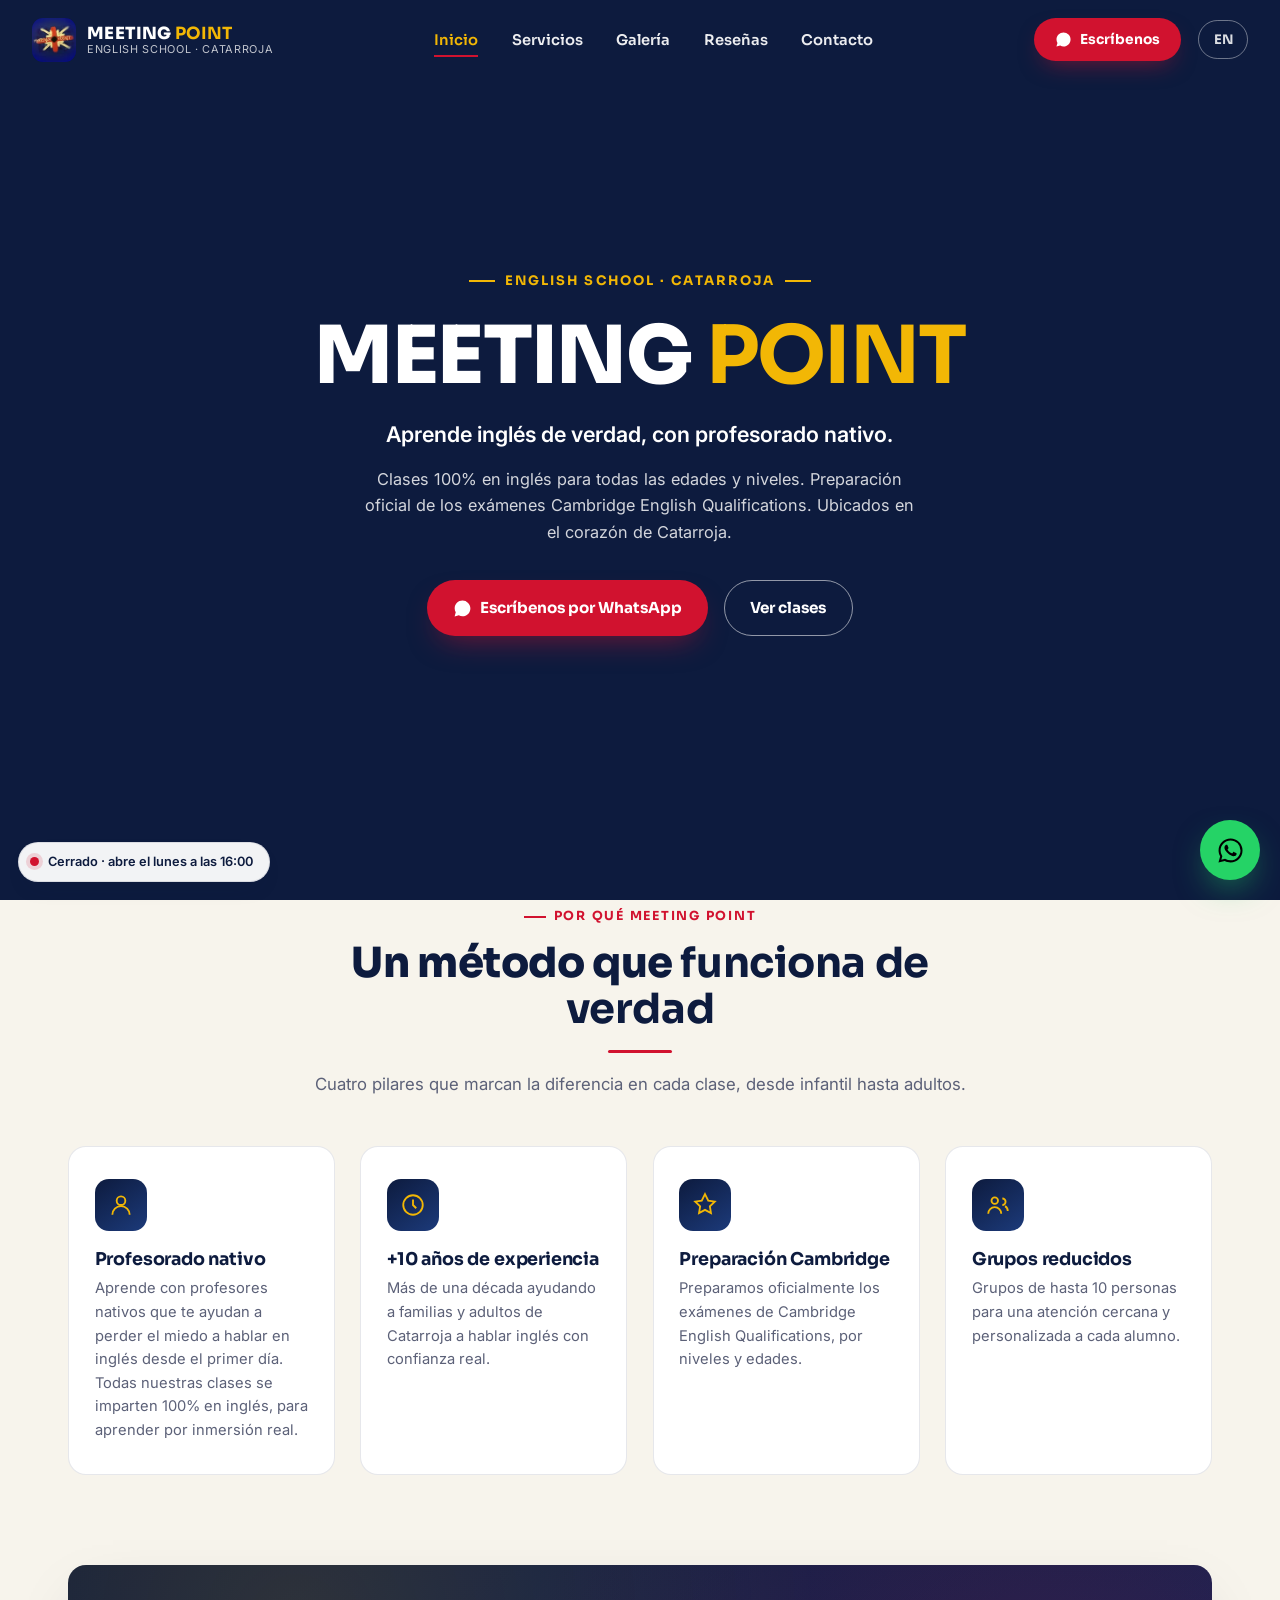
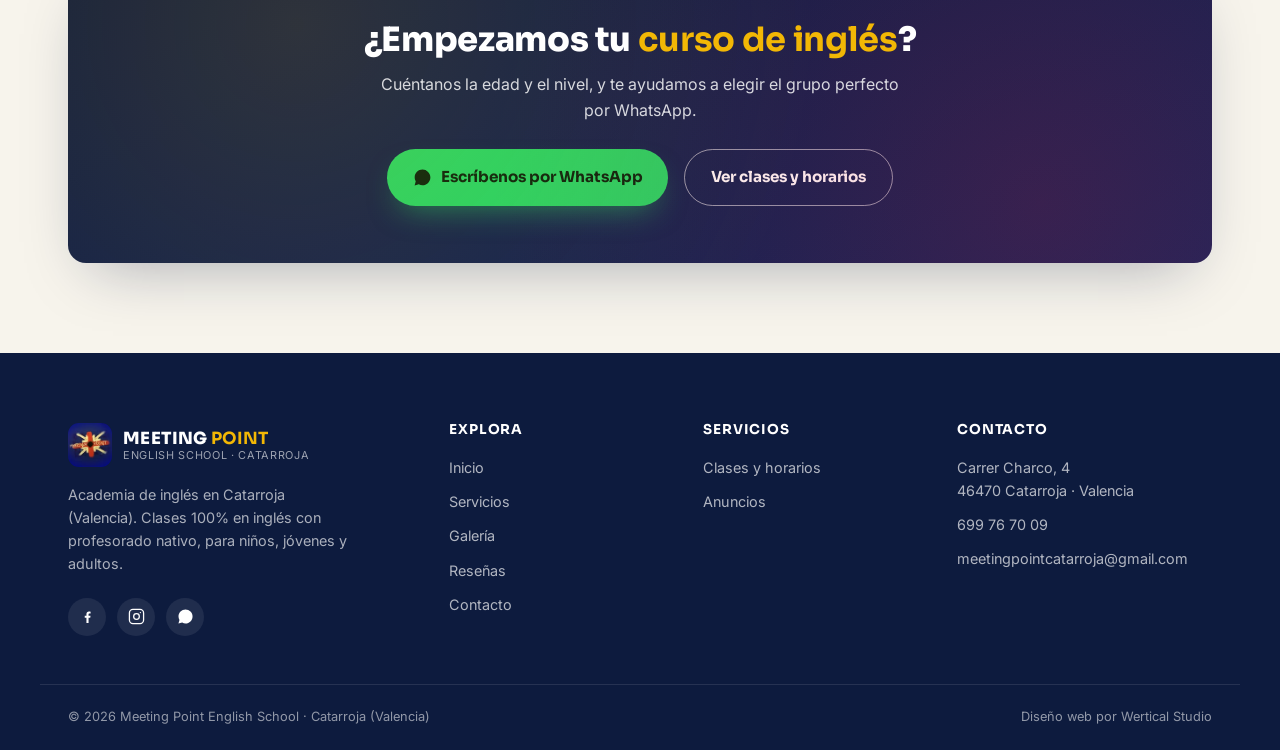
<file: index.html>
<!DOCTYPE html>
<html lang="es">
<head>
<meta charset="UTF-8" />
<meta name="viewport" content="width=device-width, initial-scale=1.0" />
<title>Meeting Point English School — Academia de Inglés en Catarroja</title>
<meta name="description" content="Meeting Point English School, academia de inglés en Catarroja (Valencia). Clases 100% en inglés con profesorado nativo para niños, jóvenes y adultos. Preparación oficial Cambridge English Qualifications." />
<link rel="icon" href="assets/logo.jpg" type="image/jpeg" />
<link rel="apple-touch-icon" href="assets/logo.jpg" />
<link rel="preconnect" href="https://fonts.googleapis.com" />
<link rel="preconnect" href="https://fonts.gstatic.com" crossorigin />
<link href="https://fonts.googleapis.com/css2?family=Sora:wght@400;600;700;800&family=Inter:wght@400;500;600;700&display=swap" rel="stylesheet" />
<link rel="stylesheet" href="assets/styles.css" />
<script src="assets/app.js" defer></script>
</head>
<body data-page="home">

<!-- ===== NAV ===== -->
<nav id="nav">
  <a href="index.html" class="brand" aria-label="Meeting Point English School — Inicio">
    <img src="assets/logo.jpg" alt="Logo de Meeting Point English School" width="44" height="44" />
    <span class="brand-txt">
      <span class="brand-mark">MEETING <b>POINT</b></span>
      <span class="brand-sub">English School · Catarroja</span>
    </span>
  </a>
  <ul class="nav-links" id="navLinks">
    <li><a href="index.html" class="active">Inicio</a></li>
    <li class="has-dropdown">
      <a href="servicios.html">Servicios</a>
      <ul class="nav-dropdown">
        <li><a href="servicios.html#clases">Clases y horarios</a></li>
        <li><a href="servicios.html#anuncios">Anuncios</a></li>
      </ul>
    </li>
    <li><a href="galeria.html">Galería</a></li>
    <li><a href="resenas.html">Reseñas</a></li>
    <li><a href="contacto.html">Contacto</a></li>
  </ul>
  <div class="nav-right">
    <a class="nav-cta" href="https://wa.me/34699767009?text=Hola%2C%20me%20gustar%C3%ADa%20informarme%20sobre%20las%20clases%20de%20Meeting%20Point%20English%20School" target="_blank" rel="noopener">
      <svg viewBox="0 0 24 24" aria-hidden="true"><path fill="currentColor" d="M19.05 4.91A9.82 9.82 0 0 0 12.04 2C6.58 2 2.13 6.45 2.13 11.91c0 1.75.46 3.45 1.32 4.95L2.05 22l5.25-1.38c1.45.79 3.08 1.21 4.74 1.21h.004c5.46 0 9.91-4.45 9.91-9.91 0-2.65-1.03-5.14-2.9-7.01z"/></svg>
      <span class="cta-txt">Escríbenos</span>
    </a>
    <a class="lang-switch" href="en/index.html" aria-label="Switch to English">EN</a>
    <button class="burger" id="burger" aria-label="Abrir menú"><span></span><span></span><span></span></button>
  </div>
</nav>

<!-- ===== HERO (vídeo) ===== -->
<header class="hero">
  <video class="hero-video" id="heroVideo" autoplay muted loop playsinline preload="auto" poster="assets/hero-poster.jpg">
    <source src="assets/hero.mp4" type="video/mp4" />
  </video>
  <div class="hero-inner">
    <span class="hero-eyebrow">English School · Catarroja</span>
    <h1>MEETING <b>POINT</b></h1>
    <p class="hero-tagline">Aprende inglés de verdad, con profesorado nativo.</p>
    <p class="hero-desc">Clases 100% en inglés para todas las edades y niveles. Preparación oficial de los exámenes Cambridge English Qualifications. Ubicados en el corazón de Catarroja.</p>
    <div class="hero-buttons">
      <a class="btn btn-primary" href="https://wa.me/34699767009?text=Hola%2C%20me%20gustar%C3%ADa%20informarme%20sobre%20las%20clases%20de%20Meeting%20Point%20English%20School" target="_blank" rel="noopener">
        <svg viewBox="0 0 24 24" aria-hidden="true"><path fill="currentColor" d="M19.05 4.91A9.82 9.82 0 0 0 12.04 2C6.58 2 2.13 6.45 2.13 11.91c0 1.75.46 3.45 1.32 4.95L2.05 22l5.25-1.38c1.45.79 3.08 1.21 4.74 1.21h.004c5.46 0 9.91-4.45 9.91-9.91 0-2.65-1.03-5.14-2.9-7.01z"/></svg>
        <span>Escríbenos por WhatsApp</span>
      </a>
      <a class="btn btn-ghost" href="servicios.html"><span>Ver clases</span></a>
    </div>
  </div>
</header>

<!-- ===== PILARES ===== -->
<section class="sec" style="padding-top:0">
  <div class="container">
    <div class="section-head center reveal">
      <span class="eyebrow">Por qué Meeting Point</span>
      <h2>Un método que <b>funciona de verdad</b></h2>
      <div class="divider"></div>
      <p>Cuatro pilares que marcan la diferencia en cada clase, desde infantil hasta adultos.</p>
    </div>
    <div class="pillars stagger">
      <div class="pillar">
        <div class="ic"><svg viewBox="0 0 24 24" fill="none" stroke="currentColor" stroke-width="1.7"><circle cx="12" cy="8" r="4"/><path d="M4 21a8 8 0 0 1 16 0"/></svg></div>
        <h3>Profesorado nativo</h3>
        <p>Aprende con profesores nativos que te ayudan a perder el miedo a hablar en inglés desde el primer día. Todas nuestras clases se imparten 100% en inglés, para aprender por inmersión real.</p>
      </div>
      <div class="pillar">
        <div class="ic"><svg viewBox="0 0 24 24" fill="none" stroke="currentColor" stroke-width="1.7"><circle cx="12" cy="12" r="9"/><path d="M12 7v5l3 3"/></svg></div>
        <h3>+10 años de experiencia</h3>
        <p>Más de una década ayudando a familias y adultos de Catarroja a hablar inglés con confianza real.</p>
      </div>
      <div class="pillar">
        <div class="ic"><svg viewBox="0 0 24 24" fill="none" stroke="currentColor" stroke-width="1.7"><path d="M12 2l3 6 6 .9-4.5 4.3 1 6.3-5.5-3-5.5 3 1-6.3L3 8.9 9 8z"/></svg></div>
        <h3>Preparación Cambridge</h3>
        <p>Preparamos oficialmente los exámenes de Cambridge English Qualifications, por niveles y edades.</p>
      </div>
      <div class="pillar">
        <div class="ic"><svg viewBox="0 0 24 24" fill="none" stroke="currentColor" stroke-width="1.7"><circle cx="9" cy="8" r="3"/><path d="M3 20a6 6 0 0 1 12 0"/><path d="M16 6a3 3 0 0 1 0 6"/><path d="M18.5 13a5 5 0 0 1 2.5 4.5"/></svg></div>
        <h3>Grupos reducidos</h3>
        <p>Grupos de hasta 10 personas para una atención cercana y personalizada a cada alumno.</p>
      </div>
    </div>
  </div>
</section>

<!-- ===== CTA ===== -->
<section class="sec" style="padding-top:0">
  <div class="container">
    <div class="banner-cta reveal">
      <h3>¿Empezamos tu <b>curso de inglés</b>?</h3>
      <p>Cuéntanos la edad y el nivel, y te ayudamos a elegir el grupo perfecto por WhatsApp.</p>
      <div class="hero-buttons" style="margin-top:1.6rem">
        <a class="btn btn-wa" href="https://wa.me/34699767009?text=Hola%2C%20me%20gustar%C3%ADa%20informarme%20sobre%20las%20clases%20de%20Meeting%20Point%20English%20School" target="_blank" rel="noopener">
          <svg viewBox="0 0 24 24" aria-hidden="true"><path fill="currentColor" d="M19.05 4.91A9.82 9.82 0 0 0 12.04 2C6.58 2 2.13 6.45 2.13 11.91c0 1.75.46 3.45 1.32 4.95L2.05 22l5.25-1.38c1.45.79 3.08 1.21 4.74 1.21h.004c5.46 0 9.91-4.45 9.91-9.91 0-2.65-1.03-5.14-2.9-7.01z"/></svg>
          <span>Escríbenos por WhatsApp</span>
        </a>
        <a class="btn btn-ghost" href="servicios.html#clases"><span>Ver clases y horarios</span></a>
      </div>
    </div>
  </div>
</section>

<!-- ===== FOOTER ===== -->
<footer>
  <div class="footer-grid">
    <div class="footer-brand">
      <a href="index.html" class="brand" aria-label="Meeting Point English School — Inicio">
        <img src="assets/logo.jpg" alt="Logo de Meeting Point English School" width="44" height="44" />
        <span class="brand-txt"><span class="brand-mark">MEETING <b>POINT</b></span><span class="brand-sub">English School · Catarroja</span></span>
      </a>
      <p>Academia de inglés en Catarroja (Valencia). Clases 100% en inglés con profesorado nativo, para niños, jóvenes y adultos.</p>
      <div class="socials">
        <a href="https://www.facebook.com/MeetingPointCatarroja" target="_blank" rel="noopener" aria-label="Facebook"><svg viewBox="0 0 24 24" fill="currentColor"><path d="M13.5 21v-7.2h2.4l.36-2.8h-2.76V9.1c0-.8.22-1.36 1.38-1.36h1.48V5.2C16 5.15 15.13 5 14.1 5c-2.13 0-3.6 1.3-3.6 3.68v2.32H8.1v2.8h2.4V21h3z"/></svg></a>
        <a href="https://www.instagram.com/meetingpointcatarroja/" target="_blank" rel="noopener" aria-label="Instagram"><svg viewBox="0 0 24 24" fill="none" stroke="currentColor" stroke-width="1.8"><rect x="2" y="2" width="20" height="20" rx="5"/><circle cx="12" cy="12" r="4"/><circle cx="17.5" cy="6.5" r="1" fill="currentColor" stroke="none"/></svg></a>
        <a href="https://wa.me/34699767009" target="_blank" rel="noopener" aria-label="WhatsApp"><svg viewBox="0 0 24 24"><path fill="currentColor" d="M19.05 4.91A9.82 9.82 0 0 0 12.04 2C6.58 2 2.13 6.45 2.13 11.91c0 1.75.46 3.45 1.32 4.95L2.05 22l5.25-1.38c1.45.79 3.08 1.21 4.74 1.21h.004c5.46 0 9.91-4.45 9.91-9.91 0-2.65-1.03-5.14-2.9-7.01z"/></svg></a>
      </div>
    </div>
    <div class="footer-col">
      <h4>Explora</h4>
      <a href="index.html">Inicio</a>
      <a href="servicios.html">Servicios</a>
      <a href="galeria.html">Galería</a>
      <a href="resenas.html">Reseñas</a>
      <a href="contacto.html">Contacto</a>
    </div>
    <div class="footer-col">
      <h4>Servicios</h4>
      <a href="servicios.html#clases">Clases y horarios</a>
      <a href="servicios.html#anuncios">Anuncios</a>
    </div>
    <div class="footer-col">
      <h4>Contacto</h4>
      <p>Carrer Charco, 4<br>46470 Catarroja · Valencia</p>
      <a href="tel:+34699767009">699 76 70 09</a>
      <a href="mailto:meetingpointcatarroja@gmail.com">meetingpointcatarroja@gmail.com</a>
    </div>
  </div>
  <div class="footer-bottom">
    <span>© <span class="year"></span> Meeting Point English School · Catarroja (Valencia)</span>
    <span>Diseño web por Wertical Studio</span>
  </div>
</footer>

<!-- ===== FLOTANTES ===== -->
<div class="status-banner" id="statusBanner" aria-live="polite"><span class="status-dot"></span><span class="st-label">…</span></div>
<a class="wa-float" href="https://wa.me/34699767009?text=Hola%2C%20me%20gustar%C3%ADa%20informarme%20sobre%20las%20clases%20de%20Meeting%20Point%20English%20School" target="_blank" rel="noopener" aria-label="Contactar por WhatsApp">
  <svg viewBox="0 0 24 24" aria-hidden="true"><path d="M19.05 4.91A9.82 9.82 0 0 0 12.04 2C6.58 2 2.13 6.45 2.13 11.91c0 1.75.46 3.45 1.32 4.95L2.05 22l5.25-1.38c1.45.79 3.08 1.21 4.74 1.21h.004c5.46 0 9.91-4.45 9.91-9.91 0-2.65-1.03-5.14-2.9-7.01zM12.04 20.15h-.003a8.2 8.2 0 0 1-4.18-1.15l-.3-.18-3.12.82.83-3.04-.2-.31a8.18 8.18 0 0 1-1.26-4.38c0-4.54 3.7-8.23 8.24-8.23 2.2 0 4.27.86 5.82 2.42a8.18 8.18 0 0 1 2.41 5.82c0 4.54-3.7 8.23-8.24 8.23zm4.52-6.16c-.25-.12-1.47-.72-1.69-.81-.23-.08-.39-.12-.56.12-.17.25-.64.81-.79.97-.14.17-.29.19-.54.06-.25-.12-1.05-.39-1.99-1.23-.74-.66-1.23-1.47-1.38-1.72-.14-.25-.01-.38.11-.5.11-.11.25-.29.37-.43.12-.14.16-.25.25-.42.08-.17.04-.31-.02-.43-.06-.12-.56-1.34-.76-1.84-.2-.48-.41-.42-.56-.42h-.48c-.17 0-.43.06-.66.31-.23.25-.86.85-.86 2.07 0 1.22.89 2.4 1.01 2.56.12.17 1.75 2.67 4.23 3.74.59.26 1.05.41 1.41.52.59.19 1.13.16 1.56.1.48-.07 1.47-.6 1.68-1.18.21-.58.21-1.07.14-1.18-.06-.11-.23-.17-.48-.29z"/></svg>
</a>

</body>
</html>
</file>
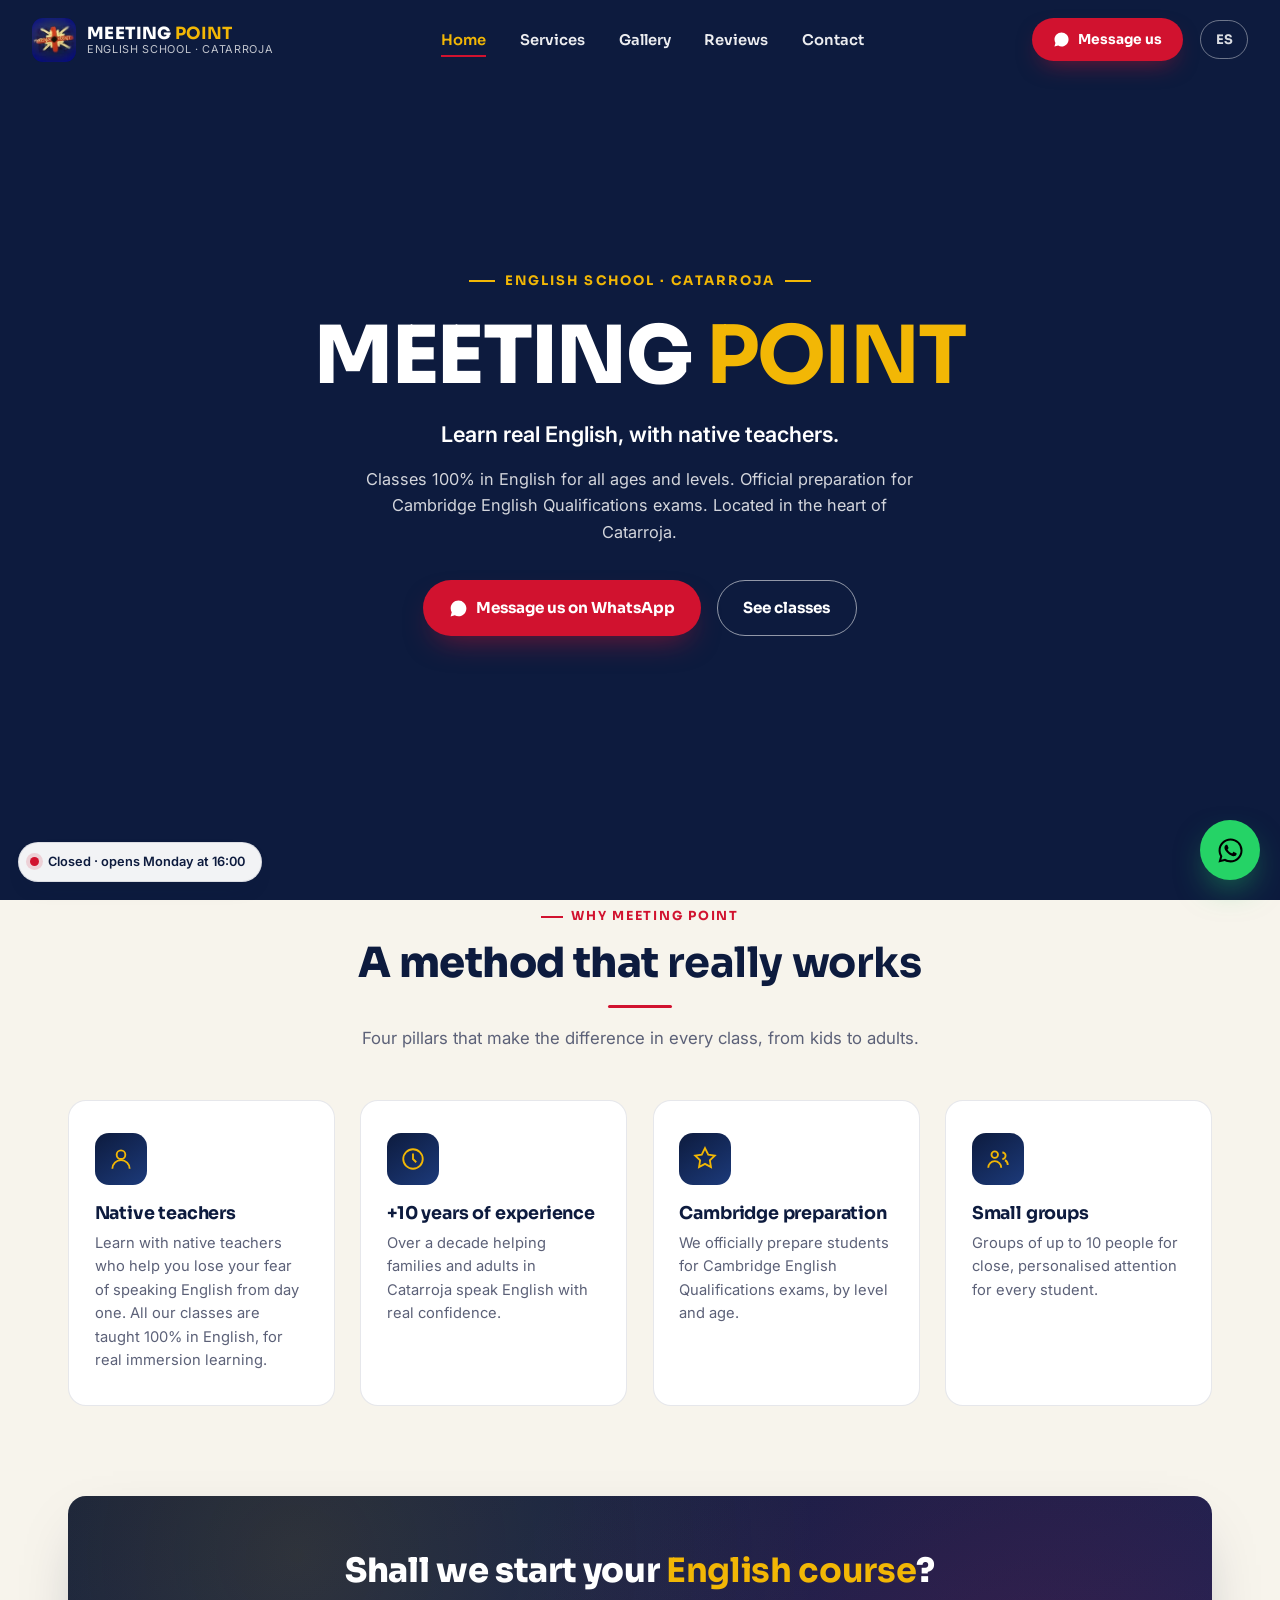
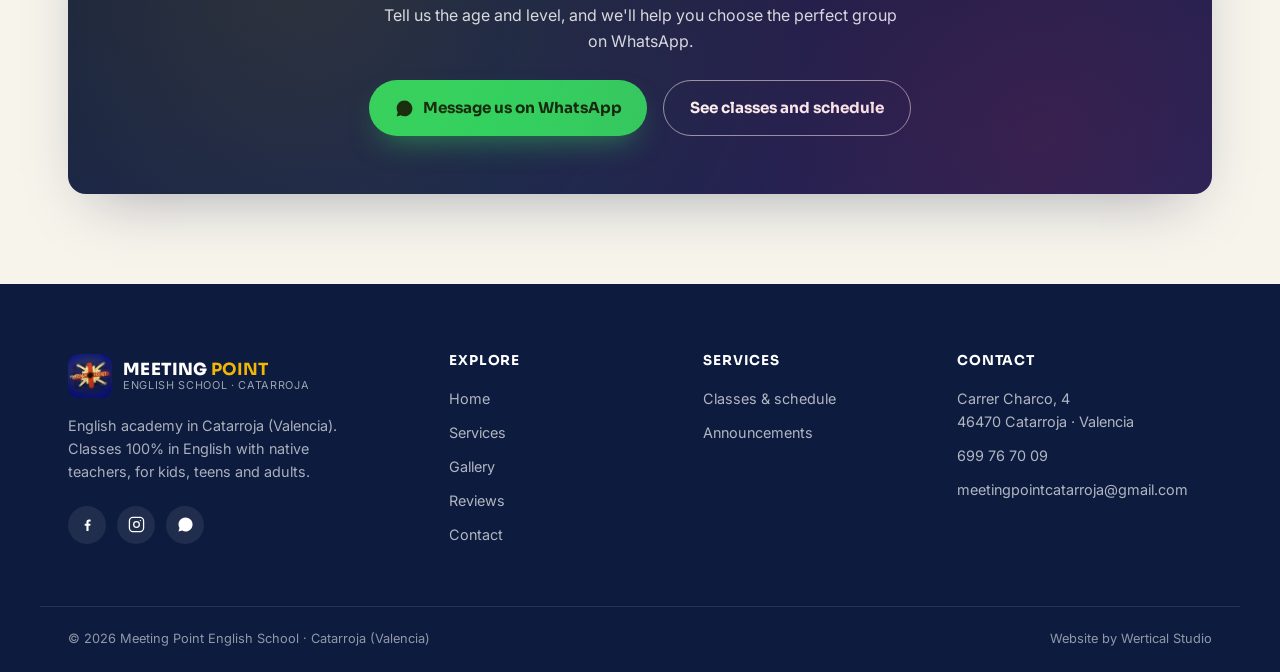
<file: en/index.html>
<!DOCTYPE html>
<html lang="en">
<head>
<meta charset="UTF-8" />
<meta name="viewport" content="width=device-width, initial-scale=1.0" />
<title>Meeting Point English School — English Academy in Catarroja</title>
<meta name="description" content="Meeting Point English School, an English academy in Catarroja (Valencia). Classes 100% in English with native teachers for kids, teens and adults. Official Cambridge English Qualifications preparation." />
<link rel="icon" href="../assets/logo.jpg" type="image/jpeg" />
<link rel="apple-touch-icon" href="../assets/logo.jpg" />
<link rel="preconnect" href="https://fonts.googleapis.com" />
<link rel="preconnect" href="https://fonts.gstatic.com" crossorigin />
<link href="https://fonts.googleapis.com/css2?family=Sora:wght@400;600;700;800&family=Inter:wght@400;500;600;700&display=swap" rel="stylesheet" />
<link rel="stylesheet" href="../assets/styles.css" />
<script src="../assets/app.js" defer></script>
</head>
<body data-page="home">

<!-- ===== NAV ===== -->
<nav id="nav">
  <a href="index.html" class="brand" aria-label="Meeting Point English School — Home">
    <img src="../assets/logo.jpg" alt="Meeting Point English School logo" width="44" height="44" />
    <span class="brand-txt">
      <span class="brand-mark">MEETING <b>POINT</b></span>
      <span class="brand-sub">English School · Catarroja</span>
    </span>
  </a>
  <ul class="nav-links" id="navLinks">
    <li><a href="index.html" class="active">Home</a></li>
    <li class="has-dropdown">
      <a href="services.html">Services</a>
      <ul class="nav-dropdown">
        <li><a href="services.html#clases">Classes &amp; schedule</a></li>
        <li><a href="services.html#anuncios">Announcements</a></li>
      </ul>
    </li>
    <li><a href="gallery.html">Gallery</a></li>
    <li><a href="reviews.html">Reviews</a></li>
    <li><a href="contact.html">Contact</a></li>
  </ul>
  <div class="nav-right">
    <a class="nav-cta" href="https://wa.me/34699767009?text=Hi%2C%20I%20would%20like%20information%20about%20Meeting%20Point%20English%20School%20classes" target="_blank" rel="noopener">
      <svg viewBox="0 0 24 24" aria-hidden="true"><path fill="currentColor" d="M19.05 4.91A9.82 9.82 0 0 0 12.04 2C6.58 2 2.13 6.45 2.13 11.91c0 1.75.46 3.45 1.32 4.95L2.05 22l5.25-1.38c1.45.79 3.08 1.21 4.74 1.21h.004c5.46 0 9.91-4.45 9.91-9.91 0-2.65-1.03-5.14-2.9-7.01z"/></svg>
      <span class="cta-txt">Message us</span>
    </a>
    <a class="lang-switch" href="../index.html" aria-label="Cambiar a español">ES</a>
    <button class="burger" id="burger" aria-label="Open menu"><span></span><span></span><span></span></button>
  </div>
</nav>

<!-- ===== HERO (video) ===== -->
<header class="hero">
  <video class="hero-video" id="heroVideo" autoplay muted loop playsinline preload="auto" poster="../assets/hero-poster.jpg">
    <source src="../assets/hero.mp4" type="video/mp4" />
  </video>
  <div class="hero-inner">
    <span class="hero-eyebrow">English School · Catarroja</span>
    <h1>MEETING <b>POINT</b></h1>
    <p class="hero-tagline">Learn real English, with native teachers.</p>
    <p class="hero-desc">Classes 100% in English for all ages and levels. Official preparation for Cambridge English Qualifications exams. Located in the heart of Catarroja.</p>
    <div class="hero-buttons">
      <a class="btn btn-primary" href="https://wa.me/34699767009?text=Hi%2C%20I%20would%20like%20information%20about%20Meeting%20Point%20English%20School%20classes" target="_blank" rel="noopener">
        <svg viewBox="0 0 24 24" aria-hidden="true"><path fill="currentColor" d="M19.05 4.91A9.82 9.82 0 0 0 12.04 2C6.58 2 2.13 6.45 2.13 11.91c0 1.75.46 3.45 1.32 4.95L2.05 22l5.25-1.38c1.45.79 3.08 1.21 4.74 1.21h.004c5.46 0 9.91-4.45 9.91-9.91 0-2.65-1.03-5.14-2.9-7.01z"/></svg>
        <span>Message us on WhatsApp</span>
      </a>
      <a class="btn btn-ghost" href="services.html"><span>See classes</span></a>
    </div>
  </div>
</header>

<!-- ===== PILLARS ===== -->
<section class="sec" style="padding-top:0">
  <div class="container">
    <div class="section-head center reveal">
      <span class="eyebrow">Why Meeting Point</span>
      <h2>A method that <b>really works</b></h2>
      <div class="divider"></div>
      <p>Four pillars that make the difference in every class, from kids to adults.</p>
    </div>
    <div class="pillars stagger">
      <div class="pillar">
        <div class="ic"><svg viewBox="0 0 24 24" fill="none" stroke="currentColor" stroke-width="1.7"><circle cx="12" cy="8" r="4"/><path d="M4 21a8 8 0 0 1 16 0"/></svg></div>
        <h3>Native teachers</h3>
        <p>Learn with native teachers who help you lose your fear of speaking English from day one. All our classes are taught 100% in English, for real immersion learning.</p>
      </div>
      <div class="pillar">
        <div class="ic"><svg viewBox="0 0 24 24" fill="none" stroke="currentColor" stroke-width="1.7"><circle cx="12" cy="12" r="9"/><path d="M12 7v5l3 3"/></svg></div>
        <h3>+10 years of experience</h3>
        <p>Over a decade helping families and adults in Catarroja speak English with real confidence.</p>
      </div>
      <div class="pillar">
        <div class="ic"><svg viewBox="0 0 24 24" fill="none" stroke="currentColor" stroke-width="1.7"><path d="M12 2l3 6 6 .9-4.5 4.3 1 6.3-5.5-3-5.5 3 1-6.3L3 8.9 9 8z"/></svg></div>
        <h3>Cambridge preparation</h3>
        <p>We officially prepare students for Cambridge English Qualifications exams, by level and age.</p>
      </div>
      <div class="pillar">
        <div class="ic"><svg viewBox="0 0 24 24" fill="none" stroke="currentColor" stroke-width="1.7"><circle cx="9" cy="8" r="3"/><path d="M3 20a6 6 0 0 1 12 0"/><path d="M16 6a3 3 0 0 1 0 6"/><path d="M18.5 13a5 5 0 0 1 2.5 4.5"/></svg></div>
        <h3>Small groups</h3>
        <p>Groups of up to 10 people for close, personalised attention for every student.</p>
      </div>
    </div>
  </div>
</section>

<!-- ===== CTA ===== -->
<section class="sec" style="padding-top:0">
  <div class="container">
    <div class="banner-cta reveal">
      <h3>Shall we start your <b>English course</b>?</h3>
      <p>Tell us the age and level, and we'll help you choose the perfect group on WhatsApp.</p>
      <div class="hero-buttons" style="margin-top:1.6rem">
        <a class="btn btn-wa" href="https://wa.me/34699767009?text=Hi%2C%20I%20would%20like%20information%20about%20Meeting%20Point%20English%20School%20classes" target="_blank" rel="noopener">
          <svg viewBox="0 0 24 24" aria-hidden="true"><path fill="currentColor" d="M19.05 4.91A9.82 9.82 0 0 0 12.04 2C6.58 2 2.13 6.45 2.13 11.91c0 1.75.46 3.45 1.32 4.95L2.05 22l5.25-1.38c1.45.79 3.08 1.21 4.74 1.21h.004c5.46 0 9.91-4.45 9.91-9.91 0-2.65-1.03-5.14-2.9-7.01z"/></svg>
          <span>Message us on WhatsApp</span>
        </a>
        <a class="btn btn-ghost" href="services.html#clases"><span>See classes and schedule</span></a>
      </div>
    </div>
  </div>
</section>

<!-- ===== FOOTER ===== -->
<footer>
  <div class="footer-grid">
    <div class="footer-brand">
      <a href="index.html" class="brand" aria-label="Meeting Point English School — Home">
        <img src="../assets/logo.jpg" alt="Meeting Point English School logo" width="44" height="44" />
        <span class="brand-txt"><span class="brand-mark">MEETING <b>POINT</b></span><span class="brand-sub">English School · Catarroja</span></span>
      </a>
      <p>English academy in Catarroja (Valencia). Classes 100% in English with native teachers, for kids, teens and adults.</p>
      <div class="socials">
        <a href="https://www.facebook.com/MeetingPointCatarroja" target="_blank" rel="noopener" aria-label="Facebook"><svg viewBox="0 0 24 24" fill="currentColor"><path d="M13.5 21v-7.2h2.4l.36-2.8h-2.76V9.1c0-.8.22-1.36 1.38-1.36h1.48V5.2C16 5.15 15.13 5 14.1 5c-2.13 0-3.6 1.3-3.6 3.68v2.32H8.1v2.8h2.4V21h3z"/></svg></a>
        <a href="https://www.instagram.com/meetingpointcatarroja/" target="_blank" rel="noopener" aria-label="Instagram"><svg viewBox="0 0 24 24" fill="none" stroke="currentColor" stroke-width="1.8"><rect x="2" y="2" width="20" height="20" rx="5"/><circle cx="12" cy="12" r="4"/><circle cx="17.5" cy="6.5" r="1" fill="currentColor" stroke="none"/></svg></a>
        <a href="https://wa.me/34699767009" target="_blank" rel="noopener" aria-label="WhatsApp"><svg viewBox="0 0 24 24"><path fill="currentColor" d="M19.05 4.91A9.82 9.82 0 0 0 12.04 2C6.58 2 2.13 6.45 2.13 11.91c0 1.75.46 3.45 1.32 4.95L2.05 22l5.25-1.38c1.45.79 3.08 1.21 4.74 1.21h.004c5.46 0 9.91-4.45 9.91-9.91 0-2.65-1.03-5.14-2.9-7.01z"/></svg></a>
      </div>
    </div>
    <div class="footer-col">
      <h4>Explore</h4>
      <a href="index.html">Home</a>
      <a href="services.html">Services</a>
      <a href="gallery.html">Gallery</a>
      <a href="reviews.html">Reviews</a>
      <a href="contact.html">Contact</a>
    </div>
    <div class="footer-col">
      <h4>Services</h4>
      <a href="services.html#clases">Classes &amp; schedule</a>
      <a href="services.html#anuncios">Announcements</a>
    </div>
    <div class="footer-col">
      <h4>Contact</h4>
      <p>Carrer Charco, 4<br>46470 Catarroja · Valencia</p>
      <a href="tel:+34699767009">699 76 70 09</a>
      <a href="mailto:meetingpointcatarroja@gmail.com">meetingpointcatarroja@gmail.com</a>
    </div>
  </div>
  <div class="footer-bottom">
    <span>© <span class="year"></span> Meeting Point English School · Catarroja (Valencia)</span>
    <span>Website by Wertical Studio</span>
  </div>
</footer>

<!-- ===== FLOATING ===== -->
<div class="status-banner" id="statusBanner" aria-live="polite"><span class="status-dot"></span><span class="st-label">…</span></div>
<a class="wa-float" href="https://wa.me/34699767009?text=Hi%2C%20I%20would%20like%20information%20about%20Meeting%20Point%20English%20School%20classes" target="_blank" rel="noopener" aria-label="Contact us on WhatsApp">
  <svg viewBox="0 0 24 24" aria-hidden="true"><path d="M19.05 4.91A9.82 9.82 0 0 0 12.04 2C6.58 2 2.13 6.45 2.13 11.91c0 1.75.46 3.45 1.32 4.95L2.05 22l5.25-1.38c1.45.79 3.08 1.21 4.74 1.21h.004c5.46 0 9.91-4.45 9.91-9.91 0-2.65-1.03-5.14-2.9-7.01zM12.04 20.15h-.003a8.2 8.2 0 0 1-4.18-1.15l-.3-.18-3.12.82.83-3.04-.2-.31a8.18 8.18 0 0 1-1.26-4.38c0-4.54 3.7-8.23 8.24-8.23 2.2 0 4.27.86 5.82 2.42a8.18 8.18 0 0 1 2.41 5.82c0 4.54-3.7 8.23-8.24 8.23zm4.52-6.16c-.25-.12-1.47-.72-1.69-.81-.23-.08-.39-.12-.56.12-.17.25-.64.81-.79.97-.14.17-.29.19-.54.06-.25-.12-1.05-.39-1.99-1.23-.74-.66-1.23-1.47-1.38-1.72-.14-.25-.01-.38.11-.5.11-.11.25-.29.37-.43.12-.14.16-.25.25-.42.08-.17.04-.31-.02-.43-.06-.12-.56-1.34-.76-1.84-.2-.48-.41-.42-.56-.42h-.48c-.17 0-.43.06-.66.31-.23.25-.86.85-.86 2.07 0 1.22.89 2.4 1.01 2.56.12.17 1.75 2.67 4.23 3.74.59.26 1.05.41 1.41.52.59.19 1.13.16 1.56.1.48-.07 1.47-.6 1.68-1.18.21-.58.21-1.07.14-1.18-.06-.11-.23-.17-.48-.29z"/></svg>
</a>

</body>
</html>
</file>
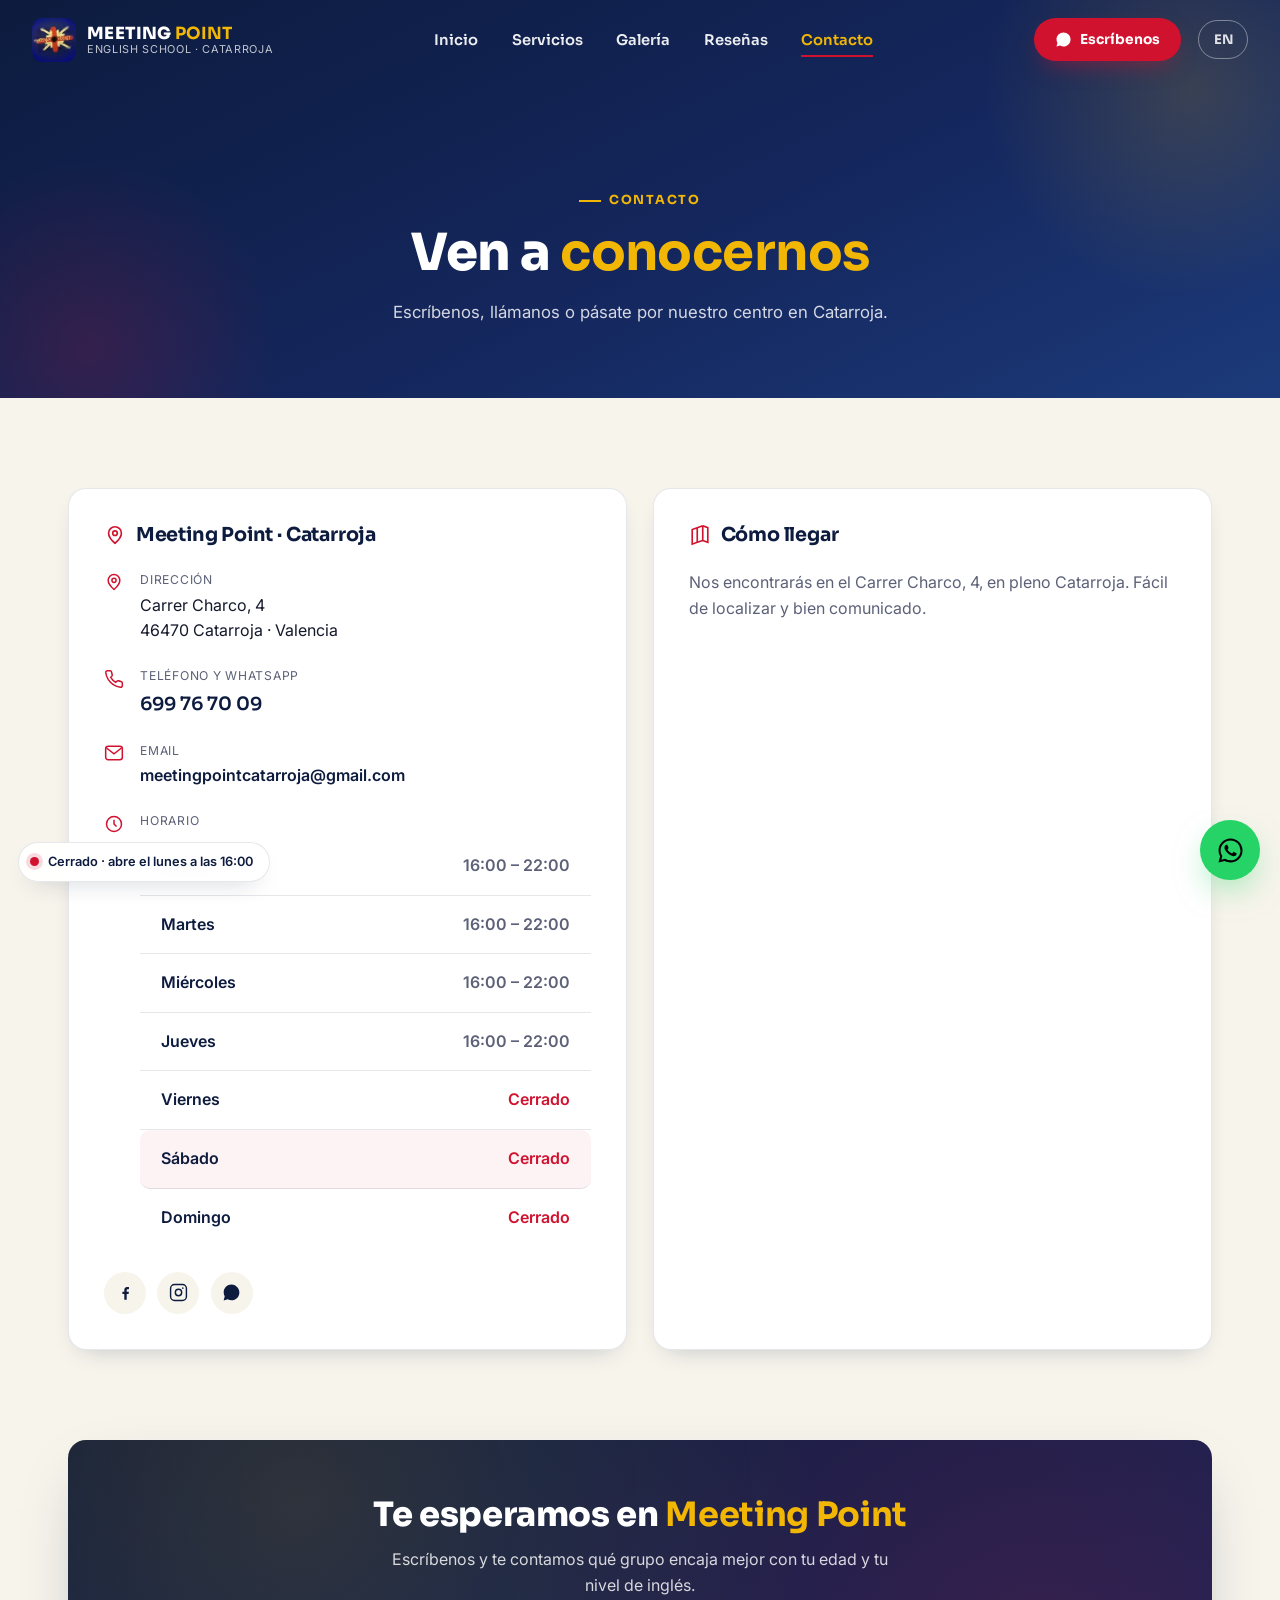
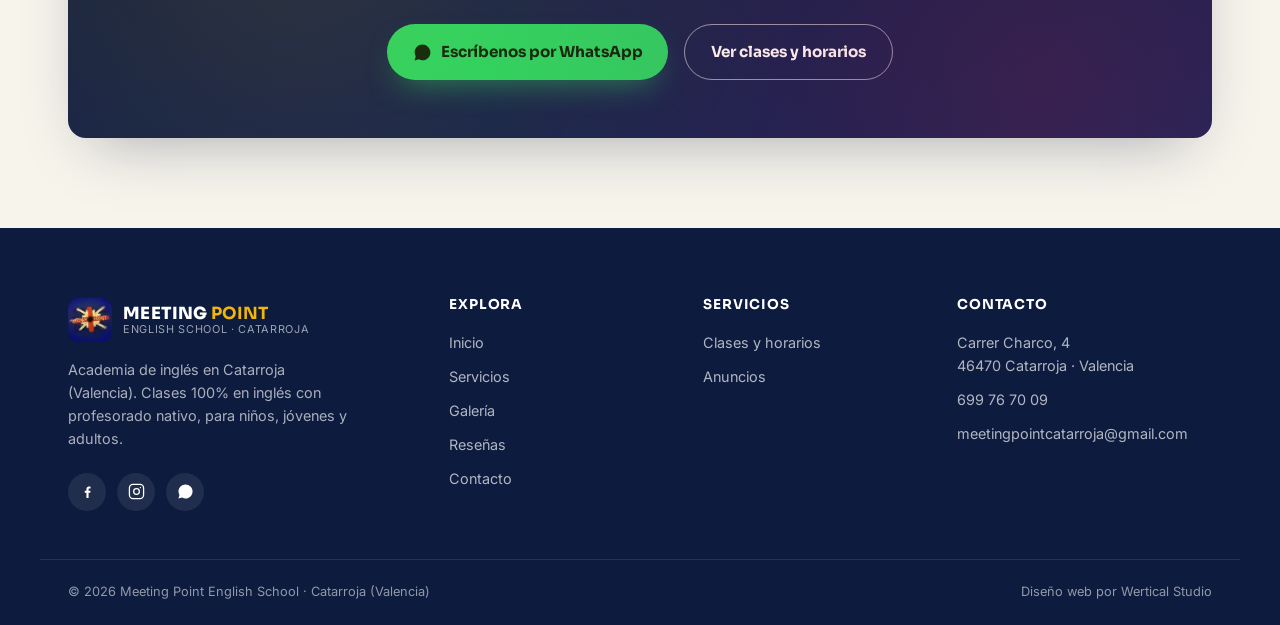
<file: contacto.html>
<!DOCTYPE html>
<html lang="es">
<head>
<meta charset="UTF-8" />
<meta name="viewport" content="width=device-width, initial-scale=1.0" />
<title>Contacto — Meeting Point English School · Catarroja</title>
<meta name="description" content="Dónde estamos y cómo contactar con Meeting Point English School, academia de inglés en Catarroja (Valencia). Carrer Charco, 4. Teléfono y WhatsApp: 699 76 70 09." />
<link rel="icon" href="assets/logo.jpg" type="image/jpeg" />
<link rel="apple-touch-icon" href="assets/logo.jpg" />
<link rel="preconnect" href="https://fonts.googleapis.com" />
<link rel="preconnect" href="https://fonts.gstatic.com" crossorigin />
<link href="https://fonts.googleapis.com/css2?family=Sora:wght@400;600;700;800&family=Inter:wght@400;500;600;700&display=swap" rel="stylesheet" />
<link rel="stylesheet" href="assets/styles.css" />
<script src="assets/app.js" defer></script>
</head>
<body data-page="contacto">

<!-- ===== NAV ===== -->
<nav id="nav">
  <a href="index.html" class="brand" aria-label="Meeting Point English School — Inicio">
    <img src="assets/logo.jpg" alt="Logo de Meeting Point English School" width="44" height="44" />
    <span class="brand-txt">
      <span class="brand-mark">MEETING <b>POINT</b></span>
      <span class="brand-sub">English School · Catarroja</span>
    </span>
  </a>
  <ul class="nav-links" id="navLinks">
    <li><a href="index.html">Inicio</a></li>
    <li class="has-dropdown">
      <a href="servicios.html">Servicios</a>
      <ul class="nav-dropdown">
        <li><a href="servicios.html#clases">Clases y horarios</a></li>
        <li><a href="servicios.html#anuncios">Anuncios</a></li>
      </ul>
    </li>
    <li><a href="galeria.html">Galería</a></li>
    <li><a href="resenas.html">Reseñas</a></li>
    <li><a href="contacto.html" class="active">Contacto</a></li>
  </ul>
  <div class="nav-right">
    <a class="nav-cta" href="https://wa.me/34699767009?text=Hola%2C%20me%20gustar%C3%ADa%20informarme%20sobre%20las%20clases%20de%20Meeting%20Point%20English%20School" target="_blank" rel="noopener">
      <svg viewBox="0 0 24 24" aria-hidden="true"><path fill="currentColor" d="M19.05 4.91A9.82 9.82 0 0 0 12.04 2C6.58 2 2.13 6.45 2.13 11.91c0 1.75.46 3.45 1.32 4.95L2.05 22l5.25-1.38c1.45.79 3.08 1.21 4.74 1.21h.004c5.46 0 9.91-4.45 9.91-9.91 0-2.65-1.03-5.14-2.9-7.01z"/></svg>
      <span class="cta-txt">Escríbenos</span>
    </a>
    <a class="lang-switch" href="en/contact.html" aria-label="Switch to English">EN</a>
    <button class="burger" id="burger" aria-label="Abrir menú"><span></span><span></span><span></span></button>
  </div>
</nav>

<!-- ===== PAGE HERO ===== -->
<header class="page-hero">
  <span class="eyebrow">Contacto</span>
  <h1>Ven a <b>conocernos</b></h1>
  <p>Escríbenos, llámanos o pásate por nuestro centro en Catarroja.</p>
</header>

<!-- ===== CONTACTO ===== -->
<section class="sec">
  <div class="container">
    <div class="contact-grid">
      <!-- Datos -->
      <div class="info-card reveal-l">
        <h3><svg viewBox="0 0 24 24" fill="none" stroke="currentColor" stroke-width="1.8"><path d="M12 21s7-6 7-11a7 7 0 0 0-14 0c0 5 7 11 7 11z"/><circle cx="12" cy="10" r="2.5"/></svg> Meeting Point · Catarroja</h3>

        <div class="contact-line">
          <svg viewBox="0 0 24 24" fill="none" stroke="currentColor" stroke-width="1.8"><path d="M12 21s7-6 7-11a7 7 0 0 0-14 0c0 5 7 11 7 11z"/><circle cx="12" cy="10" r="2.5"/></svg>
          <span><span class="lab">Dirección</span>Carrer Charco, 4<br>46470 Catarroja · Valencia</span>
        </div>

        <div class="contact-line">
          <svg viewBox="0 0 24 24" fill="none" stroke="currentColor" stroke-width="1.8"><path d="M22 16.92v3a2 2 0 0 1-2.18 2 19.79 19.79 0 0 1-8.63-3.07 19.5 19.5 0 0 1-6-6 19.79 19.79 0 0 1-3.07-8.67A2 2 0 0 1 4.11 2h3a2 2 0 0 1 2 1.72c.13.96.36 1.9.7 2.81a2 2 0 0 1-.45 2.11L8.09 9.91a16 16 0 0 0 6 6l1.27-1.27a2 2 0 0 1 2.11-.45c.9.34 1.85.57 2.81.7A2 2 0 0 1 22 16.92z"/></svg>
          <span><span class="lab">Teléfono y WhatsApp</span><a class="tel-big" href="tel:+34699767009">699 76 70 09</a></span>
        </div>

        <div class="contact-line">
          <svg viewBox="0 0 24 24" fill="none" stroke="currentColor" stroke-width="1.8"><rect x="2" y="4" width="20" height="16" rx="3"/><path d="M3 6l9 7 9-7"/></svg>
          <span><span class="lab">Email</span><a href="mailto:meetingpointcatarroja@gmail.com">meetingpointcatarroja@gmail.com</a></span>
        </div>

        <div class="contact-line">
          <svg viewBox="0 0 24 24" fill="none" stroke="currentColor" stroke-width="1.8"><circle cx="12" cy="12" r="9"/><path d="M12 7v5l3 3"/></svg>
          <span><span class="lab">Horario</span>
            <ul class="hours-list" style="margin-top:.4rem">
              <li data-day="1"><span class="day">Lunes</span><span class="hrs">16:00 – 22:00</span></li>
              <li data-day="2"><span class="day">Martes</span><span class="hrs">16:00 – 22:00</span></li>
              <li data-day="3"><span class="day">Miércoles</span><span class="hrs">16:00 – 22:00</span></li>
              <li data-day="4"><span class="day">Jueves</span><span class="hrs">16:00 – 22:00</span></li>
              <li data-day="5"><span class="day">Viernes</span><span class="hrs closed">Cerrado</span></li>
              <li data-day="6"><span class="day">Sábado</span><span class="hrs closed">Cerrado</span></li>
              <li data-day="0"><span class="day">Domingo</span><span class="hrs closed">Cerrado</span></li>
            </ul>
          </span>
        </div>

        <div class="contact-socials">
          <a href="https://www.facebook.com/MeetingPointCatarroja" target="_blank" rel="noopener" aria-label="Facebook"><svg viewBox="0 0 24 24" fill="currentColor"><path d="M13.5 21v-7.2h2.4l.36-2.8h-2.76V9.1c0-.8.22-1.36 1.38-1.36h1.48V5.2C16 5.15 15.13 5 14.1 5c-2.13 0-3.6 1.3-3.6 3.68v2.32H8.1v2.8h2.4V21h3z"/></svg></a>
          <a href="https://www.instagram.com/meetingpointcatarroja/" target="_blank" rel="noopener" aria-label="Instagram"><svg viewBox="0 0 24 24" fill="none" stroke="currentColor" stroke-width="1.8"><rect x="2" y="2" width="20" height="20" rx="5"/><circle cx="12" cy="12" r="4"/><circle cx="17.5" cy="6.5" r="1" fill="currentColor" stroke="none"/></svg></a>
          <a href="https://wa.me/34699767009" target="_blank" rel="noopener" aria-label="WhatsApp"><svg viewBox="0 0 24 24"><path fill="currentColor" d="M19.05 4.91A9.82 9.82 0 0 0 12.04 2C6.58 2 2.13 6.45 2.13 11.91c0 1.75.46 3.45 1.32 4.95L2.05 22l5.25-1.38c1.45.79 3.08 1.21 4.74 1.21h.004c5.46 0 9.91-4.45 9.91-9.91 0-2.65-1.03-5.14-2.9-7.01z"/></svg></a>
        </div>
      </div>

      <!-- Mapa -->
      <div class="info-card info-card-map reveal-r">
        <h3><svg viewBox="0 0 24 24" fill="none" stroke="currentColor" stroke-width="1.8"><path d="M9 20l-5.5 2V6L9 4m0 16l6-2m-6 2V4m6 14l5.5 2V4L15 2m0 16V2m-6 2l6-2"/></svg> Cómo llegar</h3>
        <p style="color:var(--muted);margin-bottom:1rem">Nos encontrarás en el Carrer Charco, 4, en pleno Catarroja. Fácil de localizar y bien comunicado.</p>
        <div class="map-wrap">
          <iframe
            title="Mapa de Meeting Point English School en Catarroja"
            src="https://www.google.com/maps?q=Carrer%20Charco%2C%204%2C%2046470%20Catarroja%2C%20Valencia&output=embed"
            loading="lazy" referrerpolicy="no-referrer-when-downgrade" allowfullscreen></iframe>
        </div>
      </div>
    </div>
  </div>
</section>

<!-- ===== CTA ===== -->
<section class="sec" style="padding-top:0">
  <div class="container">
    <div class="banner-cta reveal">
      <h3>Te esperamos en <b>Meeting Point</b></h3>
      <p>Escríbenos y te contamos qué grupo encaja mejor con tu edad y tu nivel de inglés.</p>
      <div class="hero-buttons" style="margin-top:1.6rem">
        <a class="btn btn-wa" href="https://wa.me/34699767009?text=Hola%2C%20me%20gustar%C3%ADa%20informarme%20sobre%20las%20clases%20de%20Meeting%20Point%20English%20School" target="_blank" rel="noopener">
          <svg viewBox="0 0 24 24" aria-hidden="true"><path fill="currentColor" d="M19.05 4.91A9.82 9.82 0 0 0 12.04 2C6.58 2 2.13 6.45 2.13 11.91c0 1.75.46 3.45 1.32 4.95L2.05 22l5.25-1.38c1.45.79 3.08 1.21 4.74 1.21h.004c5.46 0 9.91-4.45 9.91-9.91 0-2.65-1.03-5.14-2.9-7.01z"/></svg>
          <span>Escríbenos por WhatsApp</span>
        </a>
        <a class="btn btn-ghost" href="servicios.html#clases"><span>Ver clases y horarios</span></a>
      </div>
    </div>
  </div>
</section>

<!-- ===== FOOTER ===== -->
<footer>
  <div class="footer-grid">
    <div class="footer-brand">
      <a href="index.html" class="brand" aria-label="Meeting Point English School — Inicio">
        <img src="assets/logo.jpg" alt="Logo de Meeting Point English School" width="44" height="44" />
        <span class="brand-txt"><span class="brand-mark">MEETING <b>POINT</b></span><span class="brand-sub">English School · Catarroja</span></span>
      </a>
      <p>Academia de inglés en Catarroja (Valencia). Clases 100% en inglés con profesorado nativo, para niños, jóvenes y adultos.</p>
      <div class="socials">
        <a href="https://www.facebook.com/MeetingPointCatarroja" target="_blank" rel="noopener" aria-label="Facebook"><svg viewBox="0 0 24 24" fill="currentColor"><path d="M13.5 21v-7.2h2.4l.36-2.8h-2.76V9.1c0-.8.22-1.36 1.38-1.36h1.48V5.2C16 5.15 15.13 5 14.1 5c-2.13 0-3.6 1.3-3.6 3.68v2.32H8.1v2.8h2.4V21h3z"/></svg></a>
        <a href="https://www.instagram.com/meetingpointcatarroja/" target="_blank" rel="noopener" aria-label="Instagram"><svg viewBox="0 0 24 24" fill="none" stroke="currentColor" stroke-width="1.8"><rect x="2" y="2" width="20" height="20" rx="5"/><circle cx="12" cy="12" r="4"/><circle cx="17.5" cy="6.5" r="1" fill="currentColor" stroke="none"/></svg></a>
        <a href="https://wa.me/34699767009" target="_blank" rel="noopener" aria-label="WhatsApp"><svg viewBox="0 0 24 24"><path fill="currentColor" d="M19.05 4.91A9.82 9.82 0 0 0 12.04 2C6.58 2 2.13 6.45 2.13 11.91c0 1.75.46 3.45 1.32 4.95L2.05 22l5.25-1.38c1.45.79 3.08 1.21 4.74 1.21h.004c5.46 0 9.91-4.45 9.91-9.91 0-2.65-1.03-5.14-2.9-7.01z"/></svg></a>
      </div>
    </div>
    <div class="footer-col">
      <h4>Explora</h4>
      <a href="index.html">Inicio</a>
      <a href="servicios.html">Servicios</a>
      <a href="galeria.html">Galería</a>
      <a href="resenas.html">Reseñas</a>
      <a href="contacto.html">Contacto</a>
    </div>
    <div class="footer-col">
      <h4>Servicios</h4>
      <a href="servicios.html#clases">Clases y horarios</a>
      <a href="servicios.html#anuncios">Anuncios</a>
    </div>
    <div class="footer-col">
      <h4>Contacto</h4>
      <p>Carrer Charco, 4<br>46470 Catarroja · Valencia</p>
      <a href="tel:+34699767009">699 76 70 09</a>
      <a href="mailto:meetingpointcatarroja@gmail.com">meetingpointcatarroja@gmail.com</a>
    </div>
  </div>
  <div class="footer-bottom">
    <span>© <span class="year"></span> Meeting Point English School · Catarroja (Valencia)</span>
    <span>Diseño web por Wertical Studio</span>
  </div>
</footer>

<!-- ===== FLOTANTES ===== -->
<div class="status-banner" id="statusBanner" aria-live="polite"><span class="status-dot"></span><span class="st-label">…</span></div>
<a class="wa-float" href="https://wa.me/34699767009?text=Hola%2C%20me%20gustar%C3%ADa%20informarme%20sobre%20las%20clases%20de%20Meeting%20Point%20English%20School" target="_blank" rel="noopener" aria-label="Contactar por WhatsApp">
  <svg viewBox="0 0 24 24" aria-hidden="true"><path d="M19.05 4.91A9.82 9.82 0 0 0 12.04 2C6.58 2 2.13 6.45 2.13 11.91c0 1.75.46 3.45 1.32 4.95L2.05 22l5.25-1.38c1.45.79 3.08 1.21 4.74 1.21h.004c5.46 0 9.91-4.45 9.91-9.91 0-2.65-1.03-5.14-2.9-7.01zM12.04 20.15h-.003a8.2 8.2 0 0 1-4.18-1.15l-.3-.18-3.12.82.83-3.04-.2-.31a8.18 8.18 0 0 1-1.26-4.38c0-4.54 3.7-8.23 8.24-8.23 2.2 0 4.27.86 5.82 2.42a8.18 8.18 0 0 1 2.41 5.82c0 4.54-3.7 8.23-8.24 8.23zm4.52-6.16c-.25-.12-1.47-.72-1.69-.81-.23-.08-.39-.12-.56.12-.17.25-.64.81-.79.97-.14.17-.29.19-.54.06-.25-.12-1.05-.39-1.99-1.23-.74-.66-1.23-1.47-1.38-1.72-.14-.25-.01-.38.11-.5.11-.11.25-.29.37-.43.12-.14.16-.25.25-.42.08-.17.04-.31-.02-.43-.06-.12-.56-1.34-.76-1.84-.2-.48-.41-.42-.56-.42h-.48c-.17 0-.43.06-.66.31-.23.25-.86.85-.86 2.07 0 1.22.89 2.4 1.01 2.56.12.17 1.75 2.67 4.23 3.74.59.26 1.05.41 1.41.52.59.19 1.13.16 1.56.1.48-.07 1.47-.6 1.68-1.18.21-.58.21-1.07.14-1.18-.06-.11-.23-.17-.48-.29z"/></svg>
</a>

</body>
</html>
</file>
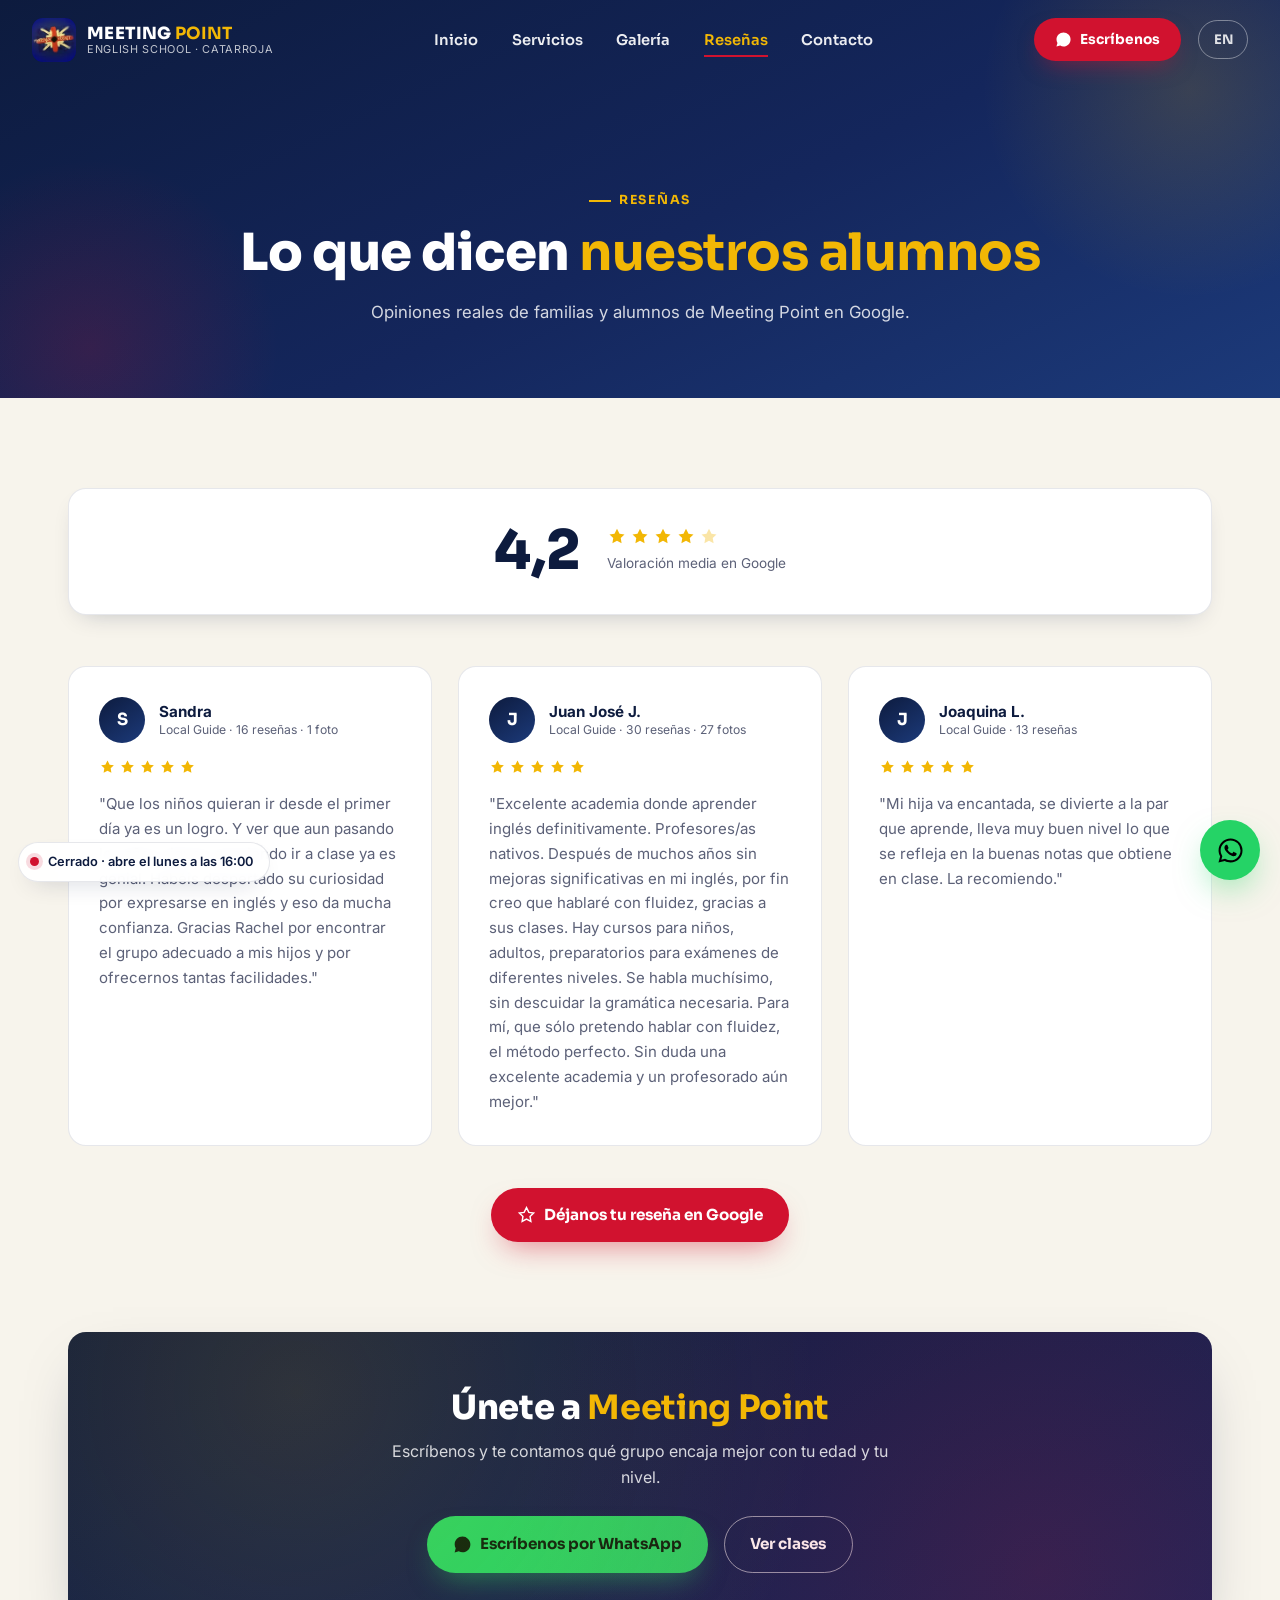
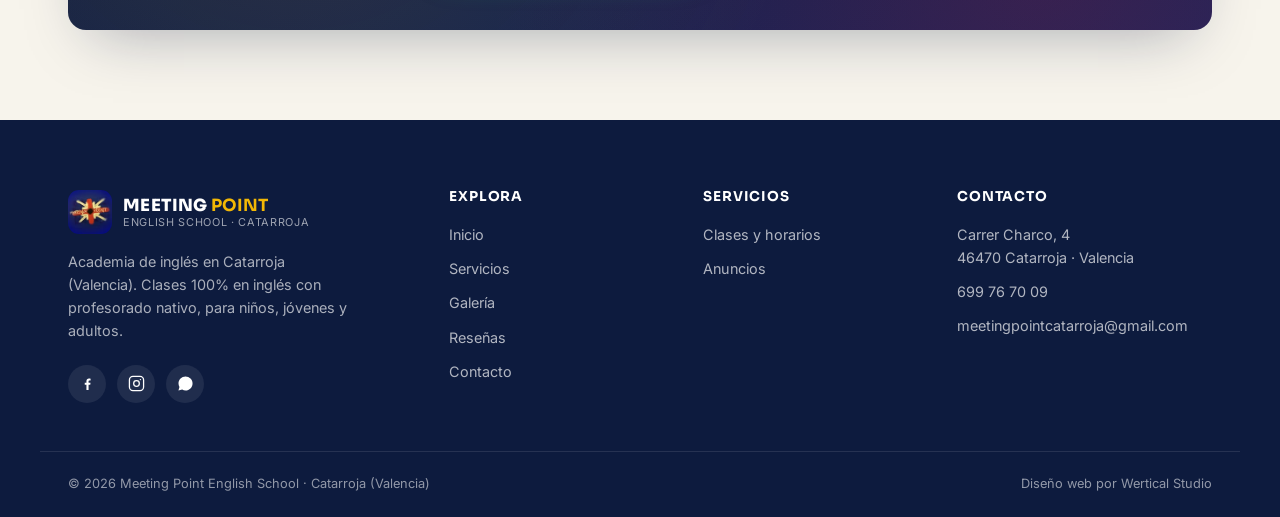
<file: resenas.html>
<!DOCTYPE html>
<html lang="es">
<head>
<meta charset="UTF-8" />
<meta name="viewport" content="width=device-width, initial-scale=1.0" />
<title>Reseñas — Meeting Point English School · Catarroja</title>
<meta name="description" content="Reseñas reales de alumnos y familias de Meeting Point English School, academia de inglés en Catarroja (Valencia). Valoración media 4,2 en Google." />
<link rel="icon" href="assets/logo.jpg" type="image/jpeg" />
<link rel="apple-touch-icon" href="assets/logo.jpg" />
<link rel="preconnect" href="https://fonts.googleapis.com" />
<link rel="preconnect" href="https://fonts.gstatic.com" crossorigin />
<link href="https://fonts.googleapis.com/css2?family=Sora:wght@400;600;700;800&family=Inter:wght@400;500;600;700&display=swap" rel="stylesheet" />
<link rel="stylesheet" href="assets/styles.css" />
<script src="assets/app.js" defer></script>
</head>
<body data-page="resenas">

<!-- ===== NAV ===== -->
<nav id="nav">
  <a href="index.html" class="brand" aria-label="Meeting Point English School — Inicio">
    <img src="assets/logo.jpg" alt="Logo de Meeting Point English School" width="44" height="44" />
    <span class="brand-txt">
      <span class="brand-mark">MEETING <b>POINT</b></span>
      <span class="brand-sub">English School · Catarroja</span>
    </span>
  </a>
  <ul class="nav-links" id="navLinks">
    <li><a href="index.html">Inicio</a></li>
    <li class="has-dropdown">
      <a href="servicios.html">Servicios</a>
      <ul class="nav-dropdown">
        <li><a href="servicios.html#clases">Clases y horarios</a></li>
        <li><a href="servicios.html#anuncios">Anuncios</a></li>
      </ul>
    </li>
    <li><a href="galeria.html">Galería</a></li>
    <li><a href="resenas.html" class="active">Reseñas</a></li>
    <li><a href="contacto.html">Contacto</a></li>
  </ul>
  <div class="nav-right">
    <a class="nav-cta" href="https://wa.me/34699767009?text=Hola%2C%20me%20gustar%C3%ADa%20informarme%20sobre%20las%20clases%20de%20Meeting%20Point%20English%20School" target="_blank" rel="noopener">
      <svg viewBox="0 0 24 24" aria-hidden="true"><path fill="currentColor" d="M19.05 4.91A9.82 9.82 0 0 0 12.04 2C6.58 2 2.13 6.45 2.13 11.91c0 1.75.46 3.45 1.32 4.95L2.05 22l5.25-1.38c1.45.79 3.08 1.21 4.74 1.21h.004c5.46 0 9.91-4.45 9.91-9.91 0-2.65-1.03-5.14-2.9-7.01z"/></svg>
      <span class="cta-txt">Escríbenos</span>
    </a>
    <a class="lang-switch" href="en/reviews.html" aria-label="Switch to English">EN</a>
    <button class="burger" id="burger" aria-label="Abrir menú"><span></span><span></span><span></span></button>
  </div>
</nav>

<!-- ===== PAGE HERO ===== -->
<header class="page-hero">
  <span class="eyebrow">Reseñas</span>
  <h1>Lo que dicen <b>nuestros alumnos</b></h1>
  <p>Opiniones reales de familias y alumnos de Meeting Point en Google.</p>
</header>

<!-- ===== RESEÑAS ===== -->
<section class="sec">
  <div class="container">
    <div class="rating-summary reveal">
      <span class="rating-num" data-count="4.2">0</span>
      <div class="rating-side">
        <div class="stars" aria-hidden="true">
          <svg viewBox="0 0 24 24" fill="currentColor"><path d="M12 2l3 6 6 .9-4.5 4.3 1 6.3-5.5-3-5.5 3 1-6.3L3 8.9 9 8z"/></svg>
          <svg viewBox="0 0 24 24" fill="currentColor"><path d="M12 2l3 6 6 .9-4.5 4.3 1 6.3-5.5-3-5.5 3 1-6.3L3 8.9 9 8z"/></svg>
          <svg viewBox="0 0 24 24" fill="currentColor"><path d="M12 2l3 6 6 .9-4.5 4.3 1 6.3-5.5-3-5.5 3 1-6.3L3 8.9 9 8z"/></svg>
          <svg viewBox="0 0 24 24" fill="currentColor"><path d="M12 2l3 6 6 .9-4.5 4.3 1 6.3-5.5-3-5.5 3 1-6.3L3 8.9 9 8z"/></svg>
          <svg viewBox="0 0 24 24" fill="currentColor" opacity=".35"><path d="M12 2l3 6 6 .9-4.5 4.3 1 6.3-5.5-3-5.5 3 1-6.3L3 8.9 9 8z"/></svg>
        </div>
        <span>Valoración media en Google</span>
      </div>
    </div>

    <div class="review-grid stagger">
      <div class="review-card">
        <div class="review-top">
          <div class="review-avatar">S</div>
          <div class="review-who">
            <span class="review-name">Sandra</span>
            <span class="review-meta">Local Guide · 16 reseñas · 1 foto</span>
          </div>
        </div>
        <div class="stars" aria-hidden="true">
          <svg viewBox="0 0 24 24" fill="currentColor"><path d="M12 2l3 6 6 .9-4.5 4.3 1 6.3-5.5-3-5.5 3 1-6.3L3 8.9 9 8z"/></svg>
          <svg viewBox="0 0 24 24" fill="currentColor"><path d="M12 2l3 6 6 .9-4.5 4.3 1 6.3-5.5-3-5.5 3 1-6.3L3 8.9 9 8z"/></svg>
          <svg viewBox="0 0 24 24" fill="currentColor"><path d="M12 2l3 6 6 .9-4.5 4.3 1 6.3-5.5-3-5.5 3 1-6.3L3 8.9 9 8z"/></svg>
          <svg viewBox="0 0 24 24" fill="currentColor"><path d="M12 2l3 6 6 .9-4.5 4.3 1 6.3-5.5-3-5.5 3 1-6.3L3 8.9 9 8z"/></svg>
          <svg viewBox="0 0 24 24" fill="currentColor"><path d="M12 2l3 6 6 .9-4.5 4.3 1 6.3-5.5-3-5.5 3 1-6.3L3 8.9 9 8z"/></svg>
        </div>
        <p class="review-text">"Que los niños quieran ir desde el primer día ya es un logro. Y ver que aun pasando los años siguen queriendo ir a clase ya es genial. Habéis despertado su curiosidad por expresarse en inglés y eso da mucha confianza. Gracias Rachel por encontrar el grupo adecuado a mis hijos y por ofrecernos tantas facilidades."</p>
      </div>

      <div class="review-card">
        <div class="review-top">
          <div class="review-avatar">J</div>
          <div class="review-who">
            <span class="review-name">Juan José J.</span>
            <span class="review-meta">Local Guide · 30 reseñas · 27 fotos</span>
          </div>
        </div>
        <div class="stars" aria-hidden="true">
          <svg viewBox="0 0 24 24" fill="currentColor"><path d="M12 2l3 6 6 .9-4.5 4.3 1 6.3-5.5-3-5.5 3 1-6.3L3 8.9 9 8z"/></svg>
          <svg viewBox="0 0 24 24" fill="currentColor"><path d="M12 2l3 6 6 .9-4.5 4.3 1 6.3-5.5-3-5.5 3 1-6.3L3 8.9 9 8z"/></svg>
          <svg viewBox="0 0 24 24" fill="currentColor"><path d="M12 2l3 6 6 .9-4.5 4.3 1 6.3-5.5-3-5.5 3 1-6.3L3 8.9 9 8z"/></svg>
          <svg viewBox="0 0 24 24" fill="currentColor"><path d="M12 2l3 6 6 .9-4.5 4.3 1 6.3-5.5-3-5.5 3 1-6.3L3 8.9 9 8z"/></svg>
          <svg viewBox="0 0 24 24" fill="currentColor"><path d="M12 2l3 6 6 .9-4.5 4.3 1 6.3-5.5-3-5.5 3 1-6.3L3 8.9 9 8z"/></svg>
        </div>
        <p class="review-text">"Excelente academia donde aprender inglés definitivamente. Profesores/as nativos. Después de muchos años sin mejoras significativas en mi inglés, por fin creo que hablaré con fluidez, gracias a sus clases. Hay cursos para niños, adultos, preparatorios para exámenes de diferentes niveles. Se habla muchísimo, sin descuidar la gramática necesaria. Para mí, que sólo pretendo hablar con fluidez, el método perfecto. Sin duda una excelente academia y un profesorado aún mejor."</p>
      </div>

      <div class="review-card">
        <div class="review-top">
          <div class="review-avatar">J</div>
          <div class="review-who">
            <span class="review-name">Joaquina L.</span>
            <span class="review-meta">Local Guide · 13 reseñas</span>
          </div>
        </div>
        <div class="stars" aria-hidden="true">
          <svg viewBox="0 0 24 24" fill="currentColor"><path d="M12 2l3 6 6 .9-4.5 4.3 1 6.3-5.5-3-5.5 3 1-6.3L3 8.9 9 8z"/></svg>
          <svg viewBox="0 0 24 24" fill="currentColor"><path d="M12 2l3 6 6 .9-4.5 4.3 1 6.3-5.5-3-5.5 3 1-6.3L3 8.9 9 8z"/></svg>
          <svg viewBox="0 0 24 24" fill="currentColor"><path d="M12 2l3 6 6 .9-4.5 4.3 1 6.3-5.5-3-5.5 3 1-6.3L3 8.9 9 8z"/></svg>
          <svg viewBox="0 0 24 24" fill="currentColor"><path d="M12 2l3 6 6 .9-4.5 4.3 1 6.3-5.5-3-5.5 3 1-6.3L3 8.9 9 8z"/></svg>
          <svg viewBox="0 0 24 24" fill="currentColor"><path d="M12 2l3 6 6 .9-4.5 4.3 1 6.3-5.5-3-5.5 3 1-6.3L3 8.9 9 8z"/></svg>
        </div>
        <p class="review-text">"Mi hija va encantada, se divierte a la par que aprende, lleva muy buen nivel lo que se refleja en la buenas notas que obtiene en clase. La recomiendo."</p>
      </div>
    </div>

    <div style="text-align:center;margin-top:2.6rem" class="reveal">
      <a class="btn btn-primary" href="https://www.google.com/maps/place/Meeting+Point+English+School+-+Catarroja/@39.4045571,-0.4026224,17z/data=!3m1!4b1!4m6!3m5!1s0xd604e9da4b42d17:0x16ce99bde201e31!8m2!3d39.404553!4d-0.4000475!16s%2Fg%2F11c1prb11f" target="_blank" rel="noopener">
        <svg viewBox="0 0 24 24" fill="none" stroke="currentColor" stroke-width="1.8"><path d="M12 2l3 6 6 .9-4.5 4.3 1 6.3-5.5-3-5.5 3 1-6.3L3 8.9 9 8z"/></svg>
        <span>Déjanos tu reseña en Google</span>
      </a>
    </div>
  </div>
</section>

<!-- ===== CTA ===== -->
<section class="sec" style="padding-top:0">
  <div class="container">
    <div class="banner-cta reveal">
      <h3>Únete a <b>Meeting Point</b></h3>
      <p>Escríbenos y te contamos qué grupo encaja mejor con tu edad y tu nivel.</p>
      <div class="hero-buttons" style="margin-top:1.6rem">
        <a class="btn btn-wa" href="https://wa.me/34699767009?text=Hola%2C%20me%20gustar%C3%ADa%20informarme%20sobre%20las%20clases%20de%20Meeting%20Point%20English%20School" target="_blank" rel="noopener">
          <svg viewBox="0 0 24 24" aria-hidden="true"><path fill="currentColor" d="M19.05 4.91A9.82 9.82 0 0 0 12.04 2C6.58 2 2.13 6.45 2.13 11.91c0 1.75.46 3.45 1.32 4.95L2.05 22l5.25-1.38c1.45.79 3.08 1.21 4.74 1.21h.004c5.46 0 9.91-4.45 9.91-9.91 0-2.65-1.03-5.14-2.9-7.01z"/></svg>
          <span>Escríbenos por WhatsApp</span>
        </a>
        <a class="btn btn-ghost" href="servicios.html"><span>Ver clases</span></a>
      </div>
    </div>
  </div>
</section>

<!-- ===== FOOTER ===== -->
<footer>
  <div class="footer-grid">
    <div class="footer-brand">
      <a href="index.html" class="brand" aria-label="Meeting Point English School — Inicio">
        <img src="assets/logo.jpg" alt="Logo de Meeting Point English School" width="44" height="44" />
        <span class="brand-txt"><span class="brand-mark">MEETING <b>POINT</b></span><span class="brand-sub">English School · Catarroja</span></span>
      </a>
      <p>Academia de inglés en Catarroja (Valencia). Clases 100% en inglés con profesorado nativo, para niños, jóvenes y adultos.</p>
      <div class="socials">
        <a href="https://www.facebook.com/MeetingPointCatarroja" target="_blank" rel="noopener" aria-label="Facebook"><svg viewBox="0 0 24 24" fill="currentColor"><path d="M13.5 21v-7.2h2.4l.36-2.8h-2.76V9.1c0-.8.22-1.36 1.38-1.36h1.48V5.2C16 5.15 15.13 5 14.1 5c-2.13 0-3.6 1.3-3.6 3.68v2.32H8.1v2.8h2.4V21h3z"/></svg></a>
        <a href="https://www.instagram.com/meetingpointcatarroja/" target="_blank" rel="noopener" aria-label="Instagram"><svg viewBox="0 0 24 24" fill="none" stroke="currentColor" stroke-width="1.8"><rect x="2" y="2" width="20" height="20" rx="5"/><circle cx="12" cy="12" r="4"/><circle cx="17.5" cy="6.5" r="1" fill="currentColor" stroke="none"/></svg></a>
        <a href="https://wa.me/34699767009" target="_blank" rel="noopener" aria-label="WhatsApp"><svg viewBox="0 0 24 24"><path fill="currentColor" d="M19.05 4.91A9.82 9.82 0 0 0 12.04 2C6.58 2 2.13 6.45 2.13 11.91c0 1.75.46 3.45 1.32 4.95L2.05 22l5.25-1.38c1.45.79 3.08 1.21 4.74 1.21h.004c5.46 0 9.91-4.45 9.91-9.91 0-2.65-1.03-5.14-2.9-7.01z"/></svg></a>
      </div>
    </div>
    <div class="footer-col">
      <h4>Explora</h4>
      <a href="index.html">Inicio</a>
      <a href="servicios.html">Servicios</a>
      <a href="galeria.html">Galería</a>
      <a href="resenas.html">Reseñas</a>
      <a href="contacto.html">Contacto</a>
    </div>
    <div class="footer-col">
      <h4>Servicios</h4>
      <a href="servicios.html#clases">Clases y horarios</a>
      <a href="servicios.html#anuncios">Anuncios</a>
    </div>
    <div class="footer-col">
      <h4>Contacto</h4>
      <p>Carrer Charco, 4<br>46470 Catarroja · Valencia</p>
      <a href="tel:+34699767009">699 76 70 09</a>
      <a href="mailto:meetingpointcatarroja@gmail.com">meetingpointcatarroja@gmail.com</a>
    </div>
  </div>
  <div class="footer-bottom">
    <span>© <span class="year"></span> Meeting Point English School · Catarroja (Valencia)</span>
    <span>Diseño web por Wertical Studio</span>
  </div>
</footer>

<!-- ===== FLOTANTES ===== -->
<div class="status-banner" id="statusBanner" aria-live="polite"><span class="status-dot"></span><span class="st-label">…</span></div>
<a class="wa-float" href="https://wa.me/34699767009?text=Hola%2C%20me%20gustar%C3%ADa%20informarme%20sobre%20las%20clases%20de%20Meeting%20Point%20English%20School" target="_blank" rel="noopener" aria-label="Contactar por WhatsApp">
  <svg viewBox="0 0 24 24" aria-hidden="true"><path d="M19.05 4.91A9.82 9.82 0 0 0 12.04 2C6.58 2 2.13 6.45 2.13 11.91c0 1.75.46 3.45 1.32 4.95L2.05 22l5.25-1.38c1.45.79 3.08 1.21 4.74 1.21h.004c5.46 0 9.91-4.45 9.91-9.91 0-2.65-1.03-5.14-2.9-7.01zM12.04 20.15h-.003a8.2 8.2 0 0 1-4.18-1.15l-.3-.18-3.12.82.83-3.04-.2-.31a8.18 8.18 0 0 1-1.26-4.38c0-4.54 3.7-8.23 8.24-8.23 2.2 0 4.27.86 5.82 2.42a8.18 8.18 0 0 1 2.41 5.82c0 4.54-3.7 8.23-8.24 8.23zm4.52-6.16c-.25-.12-1.47-.72-1.69-.81-.23-.08-.39-.12-.56.12-.17.25-.64.81-.79.97-.14.17-.29.19-.54.06-.25-.12-1.05-.39-1.99-1.23-.74-.66-1.23-1.47-1.38-1.72-.14-.25-.01-.38.11-.5.11-.11.25-.29.37-.43.12-.14.16-.25.25-.42.08-.17.04-.31-.02-.43-.06-.12-.56-1.34-.76-1.84-.2-.48-.41-.42-.56-.42h-.48c-.17 0-.43.06-.66.31-.23.25-.86.85-.86 2.07 0 1.22.89 2.4 1.01 2.56.12.17 1.75 2.67 4.23 3.74.59.26 1.05.41 1.41.52.59.19 1.13.16 1.56.1.48-.07 1.47-.6 1.68-1.18.21-.58.21-1.07.14-1.18-.06-.11-.23-.17-.48-.29z"/></svg>
</a>

</body>
</html>
</file>
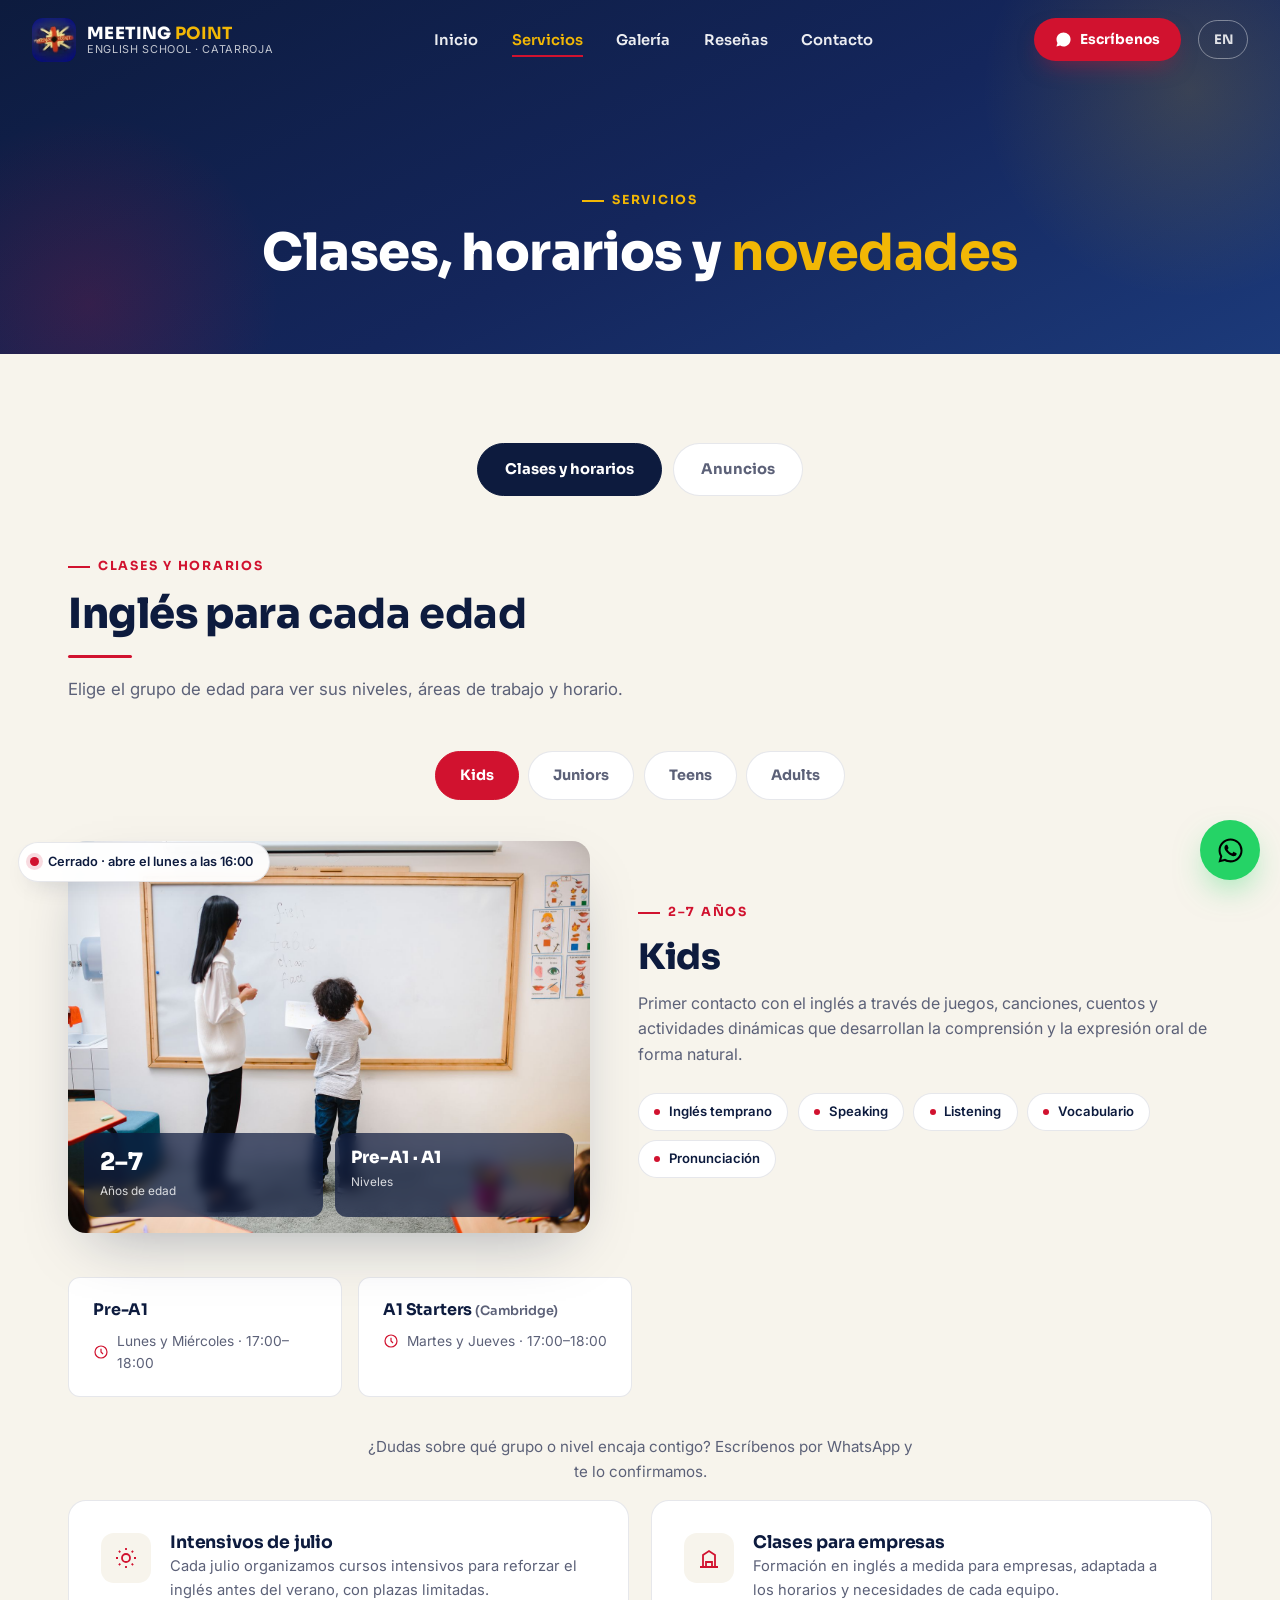
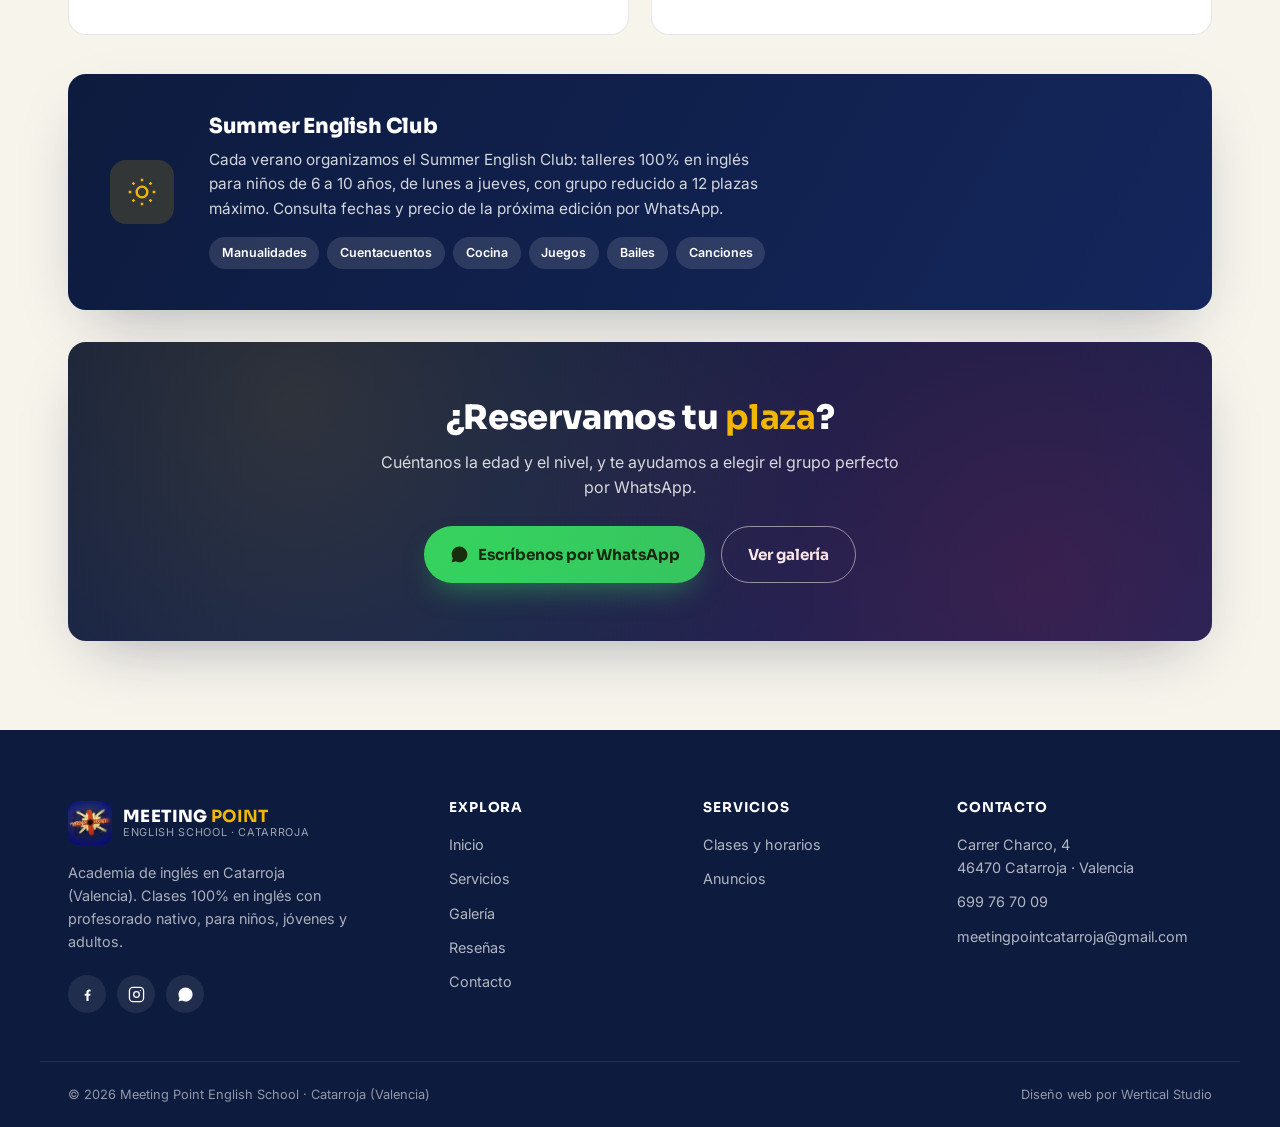
<file: servicios.html>
<!DOCTYPE html>
<html lang="es">
<head>
<meta charset="UTF-8" />
<meta name="viewport" content="width=device-width, initial-scale=1.0" />
<title>Servicios — Clases, horarios y anuncios · Meeting Point English School</title>
<meta name="description" content="Clases de inglés, horarios y anuncios de Meeting Point English School en Catarroja (Valencia): infantil, primaria, jóvenes, adultos y preparación Cambridge English Qualifications." />
<link rel="icon" href="assets/logo.jpg" type="image/jpeg" />
<link rel="apple-touch-icon" href="assets/logo.jpg" />
<link rel="preconnect" href="https://fonts.googleapis.com" />
<link rel="preconnect" href="https://fonts.gstatic.com" crossorigin />
<link href="https://fonts.googleapis.com/css2?family=Sora:wght@400;600;700;800&family=Inter:wght@400;500;600;700&display=swap" rel="stylesheet" />
<link rel="stylesheet" href="assets/styles.css" />
<script src="assets/app.js" defer></script>
</head>
<body data-page="servicios">

<!-- ===== NAV ===== -->
<nav id="nav">
  <a href="index.html" class="brand" aria-label="Meeting Point English School — Inicio">
    <img src="assets/logo.jpg" alt="Logo de Meeting Point English School" width="44" height="44" />
    <span class="brand-txt">
      <span class="brand-mark">MEETING <b>POINT</b></span>
      <span class="brand-sub">English School · Catarroja</span>
    </span>
  </a>
  <ul class="nav-links" id="navLinks">
    <li><a href="index.html">Inicio</a></li>
    <li class="has-dropdown">
      <a href="servicios.html" class="active">Servicios</a>
      <ul class="nav-dropdown">
        <li><a href="servicios.html#clases">Clases y horarios</a></li>
        <li><a href="servicios.html#anuncios">Anuncios</a></li>
      </ul>
    </li>
    <li><a href="galeria.html">Galería</a></li>
    <li><a href="resenas.html">Reseñas</a></li>
    <li><a href="contacto.html">Contacto</a></li>
  </ul>
  <div class="nav-right">
    <a class="nav-cta" href="https://wa.me/34699767009?text=Hola%2C%20me%20gustar%C3%ADa%20informarme%20sobre%20las%20clases%20de%20Meeting%20Point%20English%20School" target="_blank" rel="noopener">
      <svg viewBox="0 0 24 24" aria-hidden="true"><path fill="currentColor" d="M19.05 4.91A9.82 9.82 0 0 0 12.04 2C6.58 2 2.13 6.45 2.13 11.91c0 1.75.46 3.45 1.32 4.95L2.05 22l5.25-1.38c1.45.79 3.08 1.21 4.74 1.21h.004c5.46 0 9.91-4.45 9.91-9.91 0-2.65-1.03-5.14-2.9-7.01z"/></svg>
      <span class="cta-txt">Escríbenos</span>
    </a>
    <a class="lang-switch" href="en/services.html" aria-label="Switch to English">EN</a>
    <button class="burger" id="burger" aria-label="Abrir menú"><span></span><span></span><span></span></button>
  </div>
</nav>

<!-- ===== PAGE HERO ===== -->
<header class="page-hero">
  <span class="eyebrow">Servicios</span>
  <h1>Clases, horarios y <b>novedades</b></h1>
</header>

<!-- ===== SUB-NAV ===== -->
<section class="sec" style="padding-bottom:2rem">
  <div class="container">
    <div class="serv-tabs reveal">
      <button class="serv-tab" data-tab="clases">Clases y horarios</button>
      <button class="serv-tab" data-tab="anuncios">Anuncios</button>
    </div>

    <!-- ============ CLASES Y HORARIOS ============ -->
    <div class="serv-cat" data-cat="clases" id="clases">
      <div class="section-head reveal">
        <span class="eyebrow">Clases y horarios</span>
        <h2>Inglés para <b>cada edad</b></h2>
        <div class="divider"></div>
        <p>Elige el grupo de edad para ver sus niveles, áreas de trabajo y horario.</p>
      </div>

      <div class="age-tabs reveal">
        <button class="age-tab" data-age="kids">Kids</button>
        <button class="age-tab" data-age="juniors">Juniors</button>
        <button class="age-tab" data-age="teens">Teens</button>
        <button class="age-tab" data-age="adults">Adults</button>
      </div>

      <div class="age-cat" data-agecat="kids">
        <div class="age-hero reveal">
          <div class="age-hero-media">
            <img src="assets/class-kids.jpg" alt="Niño aprendiendo vocabulario en inglés con su profesora" loading="lazy" />
            <div class="age-stats">
              <div class="age-stat"><span class="num">2–7</span><span class="lab">Años de edad</span></div>
              <div class="age-stat"><span class="num levels">Pre-A1 · A1</span><span class="lab">Niveles</span></div>
            </div>
          </div>
          <div class="age-hero-text">
            <span class="eyebrow">2–7 años</span>
            <h3>Kids</h3>
            <p>Primer contacto con el inglés a través de juegos, canciones, cuentos y actividades dinámicas que desarrollan la comprensión y la expresión oral de forma natural.</p>
            <div class="area-tags">
              <span>Inglés temprano</span><span>Speaking</span><span>Listening</span><span>Vocabulario</span><span>Pronunciación</span>
            </div>
          </div>
        </div>
        <div class="level-grid">
          <div class="level-card">
            <h4>Pre-A1</h4>
            <div class="level-sched"><svg viewBox="0 0 24 24" fill="none" stroke="currentColor" stroke-width="1.8"><circle cx="12" cy="12" r="9"/><path d="M12 7v5l3 3"/></svg><span>Lunes y Miércoles · 17:00–18:00</span></div>
          </div>
          <div class="level-card">
            <h4>A1 Starters <small>(Cambridge)</small></h4>
            <div class="level-sched"><svg viewBox="0 0 24 24" fill="none" stroke="currentColor" stroke-width="1.8"><circle cx="12" cy="12" r="9"/><path d="M12 7v5l3 3"/></svg><span>Martes y Jueves · 17:00–18:00</span></div>
          </div>
        </div>
      </div>

      <div class="age-cat" data-agecat="juniors">
        <div class="age-hero reveal">
          <div class="age-hero-media">
            <img src="assets/class-juniors.jpg" alt="Alumnos de primaria escribiendo en clase" loading="lazy" />
            <div class="age-stats">
              <div class="age-stat"><span class="num">8–12</span><span class="lab">Años de edad</span></div>
              <div class="age-stat"><span class="num levels">A1 · A2 · B1</span><span class="lab">Niveles</span></div>
            </div>
          </div>
          <div class="age-hero-text">
            <span class="eyebrow">8–12 años</span>
            <h3>Juniors</h3>
            <p>Los alumnos consolidan las cuatro destrezas del idioma mientras adquieren confianza y se preparan para sus primeras certificaciones oficiales.</p>
            <div class="area-tags">
              <span>Speaking</span><span>Listening</span><span>Reading</span><span>Writing</span><span>Gramática</span>
            </div>
          </div>
        </div>
        <div class="level-grid">
          <div class="level-card">
            <h4>A1 Movers <small>(Cambridge)</small></h4>
            <div class="level-sched"><svg viewBox="0 0 24 24" fill="none" stroke="currentColor" stroke-width="1.8"><circle cx="12" cy="12" r="9"/><path d="M12 7v5l3 3"/></svg><span>Lunes y Miércoles · 18:00–19:00</span></div>
          </div>
          <div class="level-card">
            <h4>A2 Flyers <small>(Cambridge)</small></h4>
            <div class="level-sched"><svg viewBox="0 0 24 24" fill="none" stroke="currentColor" stroke-width="1.8"><circle cx="12" cy="12" r="9"/><path d="M12 7v5l3 3"/></svg><span>Martes y Jueves · 18:00–19:00</span></div>
          </div>
          <div class="level-card">
            <h4>A2 Key <small>(KET)</small></h4>
            <div class="level-sched"><svg viewBox="0 0 24 24" fill="none" stroke="currentColor" stroke-width="1.8"><circle cx="12" cy="12" r="9"/><path d="M12 7v5l3 3"/></svg><span>Lunes y Miércoles · 19:00–20:00</span></div>
          </div>
          <div class="level-card">
            <h4>B1 Preliminary <small>(PET)</small></h4>
            <div class="level-sched"><svg viewBox="0 0 24 24" fill="none" stroke="currentColor" stroke-width="1.8"><circle cx="12" cy="12" r="9"/><path d="M12 7v5l3 3"/></svg><span>Martes y Jueves · 19:00–20:00</span></div>
          </div>
        </div>
      </div>

      <div class="age-cat" data-agecat="teens">
        <div class="age-hero reveal">
          <div class="age-hero-media">
            <img src="assets/class-teens.jpg" alt="Adolescentes estudiando en un aula ambientada con temática británica" loading="lazy" />
            <div class="age-stats">
              <div class="age-stat"><span class="num">13–17</span><span class="lab">Años de edad</span></div>
              <div class="age-stat"><span class="num levels">B1 · B2 · C1</span><span class="lab">Niveles</span></div>
            </div>
          </div>
          <div class="age-hero-text">
            <span class="eyebrow">13–17 años</span>
            <h3>Teens</h3>
            <p>Cursos orientados a mejorar la fluidez, reforzar el inglés académico y preparar los exámenes oficiales de Cambridge.</p>
            <div class="area-tags">
              <span>Conversación</span><span>Gramática</span><span>Writing</span><span>Reading</span><span>Listening</span><span>Preparación de exámenes</span>
            </div>
          </div>
        </div>
        <div class="level-grid">
          <div class="level-card">
            <h4>B1 Preliminary <small>(PET)</small></h4>
            <div class="level-sched"><svg viewBox="0 0 24 24" fill="none" stroke="currentColor" stroke-width="1.8"><circle cx="12" cy="12" r="9"/><path d="M12 7v5l3 3"/></svg><span>Lunes y Miércoles · 20:00–21:00</span></div>
          </div>
          <div class="level-card">
            <h4>B2 First <small>(FCE)</small></h4>
            <div class="level-sched"><svg viewBox="0 0 24 24" fill="none" stroke="currentColor" stroke-width="1.8"><circle cx="12" cy="12" r="9"/><path d="M12 7v5l3 3"/></svg><span>Martes y Jueves · 20:00–21:00</span></div>
          </div>
          <div class="level-card">
            <h4>C1 Advanced <small>(CAE)</small></h4>
            <div class="level-sched"><svg viewBox="0 0 24 24" fill="none" stroke="currentColor" stroke-width="1.8"><circle cx="12" cy="12" r="9"/><path d="M12 7v5l3 3"/></svg><span>Lunes y Miércoles · 21:00–22:00</span></div>
          </div>
        </div>
      </div>

      <div class="age-cat" data-agecat="adults">
        <div class="age-hero reveal">
          <div class="age-hero-media">
            <img src="assets/class-adults.jpg" alt="Adultos estudiando gramática inglesa en una pizarra" loading="lazy" />
            <div class="age-stats">
              <div class="age-stat"><span class="num">18+</span><span class="lab">Años de edad</span></div>
              <div class="age-stat"><span class="num levels">A1–C2</span><span class="lab">Niveles</span></div>
            </div>
          </div>
          <div class="age-hero-text">
            <span class="eyebrow">18+ años</span>
            <h3>Adults</h3>
            <p>Clases adaptadas a objetivos personales o profesionales, con horarios flexibles y preparación para certificaciones oficiales.</p>
            <div class="area-tags">
              <span>Inglés general</span><span>Conversación</span><span>Business English</span><span>Preparación de exámenes</span><span>Inglés para viajar</span>
            </div>
          </div>
        </div>
        <div class="level-grid">
          <div class="level-card">
            <h4>A1</h4>
            <div class="level-sched"><svg viewBox="0 0 24 24" fill="none" stroke="currentColor" stroke-width="1.8"><circle cx="12" cy="12" r="9"/><path d="M12 7v5l3 3"/></svg><span>Lunes y Miércoles · 16:00–17:00</span></div>
          </div>
          <div class="level-card">
            <h4>A2</h4>
            <div class="level-sched"><svg viewBox="0 0 24 24" fill="none" stroke="currentColor" stroke-width="1.8"><circle cx="12" cy="12" r="9"/><path d="M12 7v5l3 3"/></svg><span>Martes y Jueves · 16:00–17:00</span></div>
          </div>
          <div class="level-card">
            <h4>B1</h4>
            <div class="level-sched"><svg viewBox="0 0 24 24" fill="none" stroke="currentColor" stroke-width="1.8"><circle cx="12" cy="12" r="9"/><path d="M12 7v5l3 3"/></svg><span>Lunes y Miércoles · 18:00–19:00</span></div>
          </div>
          <div class="level-card">
            <h4>B2 First <small>(FCE)</small></h4>
            <div class="level-sched"><svg viewBox="0 0 24 24" fill="none" stroke="currentColor" stroke-width="1.8"><circle cx="12" cy="12" r="9"/><path d="M12 7v5l3 3"/></svg><span>Martes y Jueves · 18:00–19:00</span></div>
          </div>
          <div class="level-card">
            <h4>C1 Advanced <small>(CAE)</small></h4>
            <div class="level-sched"><svg viewBox="0 0 24 24" fill="none" stroke="currentColor" stroke-width="1.8"><circle cx="12" cy="12" r="9"/><path d="M12 7v5l3 3"/></svg><span>Lunes y Miércoles · 20:00–21:00</span></div>
          </div>
          <div class="level-card">
            <h4>C2 Proficiency <small>(CPE)</small></h4>
            <div class="level-sched"><svg viewBox="0 0 24 24" fill="none" stroke="currentColor" stroke-width="1.8"><circle cx="12" cy="12" r="9"/><path d="M12 7v5l3 3"/></svg><span>Martes y Jueves · 21:00–22:00</span></div>
          </div>
        </div>
      </div>

      <p class="sched-note reveal">¿Dudas sobre qué grupo o nivel encaja contigo? Escríbenos por WhatsApp y te lo confirmamos.</p>

      <div class="class-grid stagger" style="margin-top:1rem">
        <div class="class-card">
          <div class="ic"><svg viewBox="0 0 24 24" fill="none" stroke="currentColor" stroke-width="1.8"><circle cx="12" cy="12" r="4"/><path d="M12 2v2M12 20v2M4.9 4.9l1.4 1.4M17.7 17.7l1.4 1.4M2 12h2M20 12h2M4.9 19.1l1.4-1.4M17.7 6.3l1.4-1.4"/></svg></div>
          <div>
            <h3>Intensivos de julio</h3>
            <p>Cada julio organizamos cursos intensivos para reforzar el inglés antes del verano, con plazas limitadas.</p>
          </div>
        </div>
        <div class="class-card">
          <div class="ic"><svg viewBox="0 0 24 24" fill="none" stroke="currentColor" stroke-width="1.8"><path d="M3 21h18M6 21V9l6-4 6 4v12M9 21v-5h6v5"/></svg></div>
          <div>
            <h3>Clases para empresas</h3>
            <p>Formación en inglés a medida para empresas, adaptada a los horarios y necesidades de cada equipo.</p>
          </div>
        </div>
      </div>

      <div class="summer-block reveal">
        <div class="ic"><svg viewBox="0 0 24 24" fill="none" stroke="currentColor" stroke-width="1.8"><circle cx="12" cy="12" r="4"/><path d="M12 2v2M12 20v2M4.9 4.9l1.4 1.4M17.7 17.7l1.4 1.4M2 12h2M20 12h2M4.9 19.1l1.4-1.4M17.7 6.3l1.4-1.4"/></svg></div>
        <div>
          <h3>Summer English Club</h3>
          <p>Cada verano organizamos el Summer English Club: talleres 100% en inglés para niños de 6 a 10 años, de lunes a jueves, con grupo reducido a 12 plazas máximo. Consulta fechas y precio de la próxima edición por WhatsApp.</p>
          <div class="summer-tags">
            <span>Manualidades</span><span>Cuentacuentos</span><span>Cocina</span><span>Juegos</span><span>Bailes</span><span>Canciones</span>
          </div>
        </div>
      </div>
    </div>

    <!-- ============ ANUNCIOS ============ -->
    <div class="serv-cat" data-cat="anuncios" id="anuncios">
      <div class="section-head reveal">
        <span class="eyebrow">Novedades</span>
        <h2>Anuncios y <b>promociones</b></h2>
        <div class="divider"></div>
        <p>Las últimas novedades de Meeting Point English School.</p>
      </div>
      <div class="anuncio-grid stagger">
        <div class="anuncio-card">
          <div class="an-img"><img src="assets/an-primaria.jpg" alt="Cartel de nuevo grupo de 1º de Primaria, curso 2026-2027" loading="lazy" /></div>
          <span class="an-tag">Curso 2026-2027</span>
          <h3>¡Abrimos nuevo grupo! 1º de Primaria</h3>
          <p>Plazas limitadas para niños nacidos en 2020. Matricúlate antes del 31 de julio y septiembre es gratis. Preparamos para Cambridge English Qualifications.</p>
          <a class="an-cta" href="https://wa.me/34699767009?text=Hola%2C%20quiero%20informaci%C3%B3n%20sobre%20la%20matr%C3%ADcula%20de%201%C2%BA%20de%20Primaria%20%28curso%202026-2027%29" target="_blank" rel="noopener">Quiero apuntarme <svg viewBox="0 0 24 24" fill="none" stroke="currentColor" stroke-width="2"><path d="M5 12h14M13 6l6 6-6 6"/></svg></a>
        </div>
        <div class="anuncio-card">
          <div class="an-img"><img src="assets/an-summer.jpg" alt="Cartel del Summer English Club" loading="lazy" /></div>
          <span class="an-tag">Verano</span>
          <h3>Summer English Club</h3>
          <p>Talleres 100% en inglés para niños de 6 a 10 años: manualidades, cuentacuentos, cocina, juegos, bailes y canciones. Lunes a jueves, grupo reducido a 12 plazas.</p>
          <a class="an-cta" href="https://wa.me/34699767009?text=Hola%2C%20quiero%20informaci%C3%B3n%20sobre%20el%20Summer%20English%20Club" target="_blank" rel="noopener">Más información <svg viewBox="0 0 24 24" fill="none" stroke="currentColor" stroke-width="2"><path d="M5 12h14M13 6l6 6-6 6"/></svg></a>
        </div>
        <div class="anuncio-card">
          <div class="an-img"><img src="assets/an-interway.jpg" alt="Interway Summer Experience" loading="lazy" /></div>
          <span class="an-tag">Programas en el extranjero</span>
          <h3>Interway Irlanda</h3>
          <p>Gestionamos con Interway programas académicos en Irlanda para el curso 2026-27, con 550&euro; de descuento en el programa de año completo. Consulta condiciones y plazas disponibles.</p>
          <a class="an-cta" href="https://wa.me/34699767009?text=Hola%2C%20quiero%20informaci%C3%B3n%20sobre%20los%20programas%20de%20Interway%20en%20Irlanda" target="_blank" rel="noopener">Quiero información <svg viewBox="0 0 24 24" fill="none" stroke="currentColor" stroke-width="2"><path d="M5 12h14M13 6l6 6-6 6"/></svg></a>
        </div>
      </div>
    </div>
  </div>
</section>

<!-- ===== CTA ===== -->
<section class="sec" style="padding-top:0">
  <div class="container">
    <div class="banner-cta reveal">
      <h3>¿Reservamos tu <b>plaza</b>?</h3>
      <p>Cuéntanos la edad y el nivel, y te ayudamos a elegir el grupo perfecto por WhatsApp.</p>
      <div class="hero-buttons" style="margin-top:1.6rem">
        <a class="btn btn-wa" href="https://wa.me/34699767009?text=Hola%2C%20me%20gustar%C3%ADa%20informarme%20sobre%20las%20clases%20de%20Meeting%20Point%20English%20School" target="_blank" rel="noopener">
          <svg viewBox="0 0 24 24" aria-hidden="true"><path fill="currentColor" d="M19.05 4.91A9.82 9.82 0 0 0 12.04 2C6.58 2 2.13 6.45 2.13 11.91c0 1.75.46 3.45 1.32 4.95L2.05 22l5.25-1.38c1.45.79 3.08 1.21 4.74 1.21h.004c5.46 0 9.91-4.45 9.91-9.91 0-2.65-1.03-5.14-2.9-7.01z"/></svg>
          <span>Escríbenos por WhatsApp</span>
        </a>
        <a class="btn btn-ghost" href="galeria.html"><span>Ver galería</span></a>
      </div>
    </div>
  </div>
</section>

<!-- ===== FOOTER ===== -->
<footer>
  <div class="footer-grid">
    <div class="footer-brand">
      <a href="index.html" class="brand" aria-label="Meeting Point English School — Inicio">
        <img src="assets/logo.jpg" alt="Logo de Meeting Point English School" width="44" height="44" />
        <span class="brand-txt"><span class="brand-mark">MEETING <b>POINT</b></span><span class="brand-sub">English School · Catarroja</span></span>
      </a>
      <p>Academia de inglés en Catarroja (Valencia). Clases 100% en inglés con profesorado nativo, para niños, jóvenes y adultos.</p>
      <div class="socials">
        <a href="https://www.facebook.com/MeetingPointCatarroja" target="_blank" rel="noopener" aria-label="Facebook"><svg viewBox="0 0 24 24" fill="currentColor"><path d="M13.5 21v-7.2h2.4l.36-2.8h-2.76V9.1c0-.8.22-1.36 1.38-1.36h1.48V5.2C16 5.15 15.13 5 14.1 5c-2.13 0-3.6 1.3-3.6 3.68v2.32H8.1v2.8h2.4V21h3z"/></svg></a>
        <a href="https://www.instagram.com/meetingpointcatarroja/" target="_blank" rel="noopener" aria-label="Instagram"><svg viewBox="0 0 24 24" fill="none" stroke="currentColor" stroke-width="1.8"><rect x="2" y="2" width="20" height="20" rx="5"/><circle cx="12" cy="12" r="4"/><circle cx="17.5" cy="6.5" r="1" fill="currentColor" stroke="none"/></svg></a>
        <a href="https://wa.me/34699767009" target="_blank" rel="noopener" aria-label="WhatsApp"><svg viewBox="0 0 24 24"><path fill="currentColor" d="M19.05 4.91A9.82 9.82 0 0 0 12.04 2C6.58 2 2.13 6.45 2.13 11.91c0 1.75.46 3.45 1.32 4.95L2.05 22l5.25-1.38c1.45.79 3.08 1.21 4.74 1.21h.004c5.46 0 9.91-4.45 9.91-9.91 0-2.65-1.03-5.14-2.9-7.01z"/></svg></a>
      </div>
    </div>
    <div class="footer-col">
      <h4>Explora</h4>
      <a href="index.html">Inicio</a>
      <a href="servicios.html">Servicios</a>
      <a href="galeria.html">Galería</a>
      <a href="resenas.html">Reseñas</a>
      <a href="contacto.html">Contacto</a>
    </div>
    <div class="footer-col">
      <h4>Servicios</h4>
      <a href="servicios.html#clases">Clases y horarios</a>
      <a href="servicios.html#anuncios">Anuncios</a>
    </div>
    <div class="footer-col">
      <h4>Contacto</h4>
      <p>Carrer Charco, 4<br>46470 Catarroja · Valencia</p>
      <a href="tel:+34699767009">699 76 70 09</a>
      <a href="mailto:meetingpointcatarroja@gmail.com">meetingpointcatarroja@gmail.com</a>
    </div>
  </div>
  <div class="footer-bottom">
    <span>© <span class="year"></span> Meeting Point English School · Catarroja (Valencia)</span>
    <span>Diseño web por Wertical Studio</span>
  </div>
</footer>

<!-- ===== FLOTANTES ===== -->
<div class="status-banner" id="statusBanner" aria-live="polite"><span class="status-dot"></span><span class="st-label">…</span></div>
<a class="wa-float" href="https://wa.me/34699767009?text=Hola%2C%20me%20gustar%C3%ADa%20informarme%20sobre%20las%20clases%20de%20Meeting%20Point%20English%20School" target="_blank" rel="noopener" aria-label="Contactar por WhatsApp">
  <svg viewBox="0 0 24 24" aria-hidden="true"><path d="M19.05 4.91A9.82 9.82 0 0 0 12.04 2C6.58 2 2.13 6.45 2.13 11.91c0 1.75.46 3.45 1.32 4.95L2.05 22l5.25-1.38c1.45.79 3.08 1.21 4.74 1.21h.004c5.46 0 9.91-4.45 9.91-9.91 0-2.65-1.03-5.14-2.9-7.01zM12.04 20.15h-.003a8.2 8.2 0 0 1-4.18-1.15l-.3-.18-3.12.82.83-3.04-.2-.31a8.18 8.18 0 0 1-1.26-4.38c0-4.54 3.7-8.23 8.24-8.23 2.2 0 4.27.86 5.82 2.42a8.18 8.18 0 0 1 2.41 5.82c0 4.54-3.7 8.23-8.24 8.23zm4.52-6.16c-.25-.12-1.47-.72-1.69-.81-.23-.08-.39-.12-.56.12-.17.25-.64.81-.79.97-.14.17-.29.19-.54.06-.25-.12-1.05-.39-1.99-1.23-.74-.66-1.23-1.47-1.38-1.72-.14-.25-.01-.38.11-.5.11-.11.25-.29.37-.43.12-.14.16-.25.25-.42.08-.17.04-.31-.02-.43-.06-.12-.56-1.34-.76-1.84-.2-.48-.41-.42-.56-.42h-.48c-.17 0-.43.06-.66.31-.23.25-.86.85-.86 2.07 0 1.22.89 2.4 1.01 2.56.12.17 1.75 2.67 4.23 3.74.59.26 1.05.41 1.41.52.59.19 1.13.16 1.56.1.48-.07 1.47-.6 1.68-1.18.21-.58.21-1.07.14-1.18-.06-.11-.23-.17-.48-.29z"/></svg>
</a>

</body>
</html>
</file>
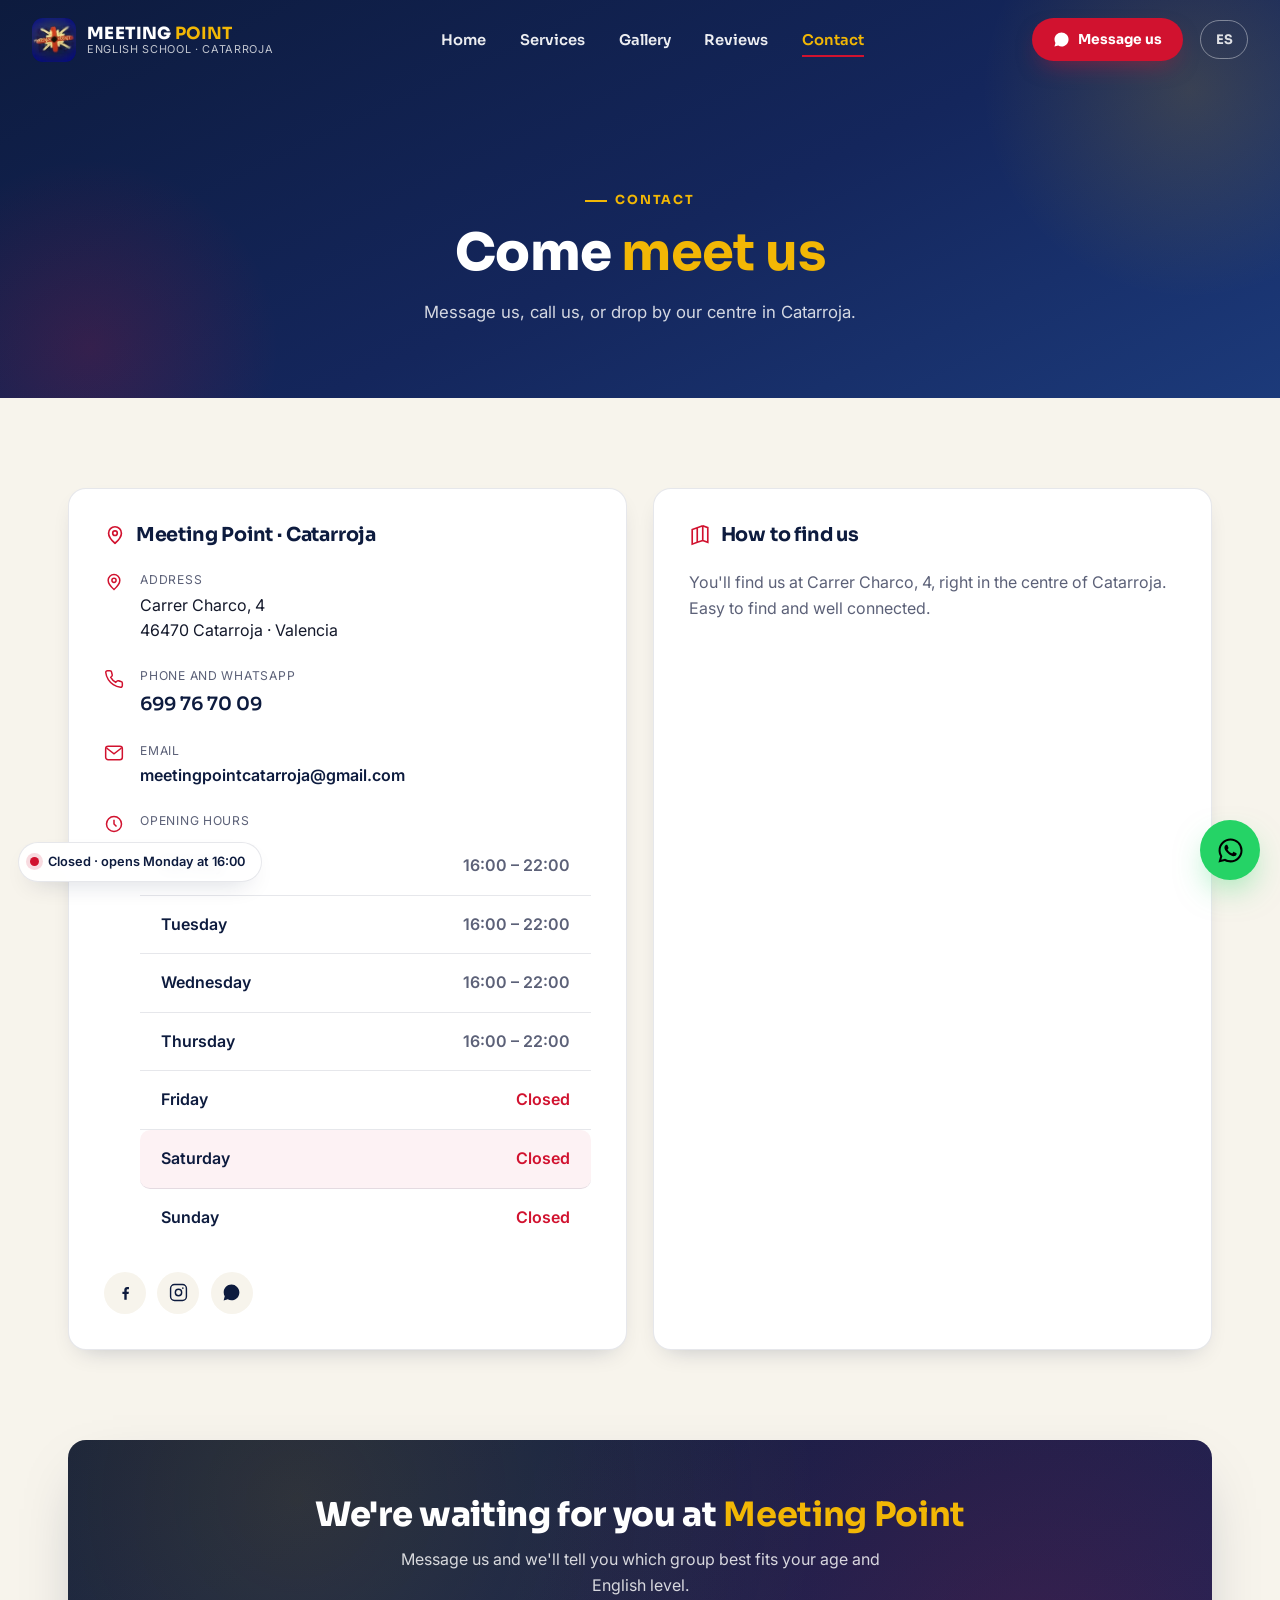
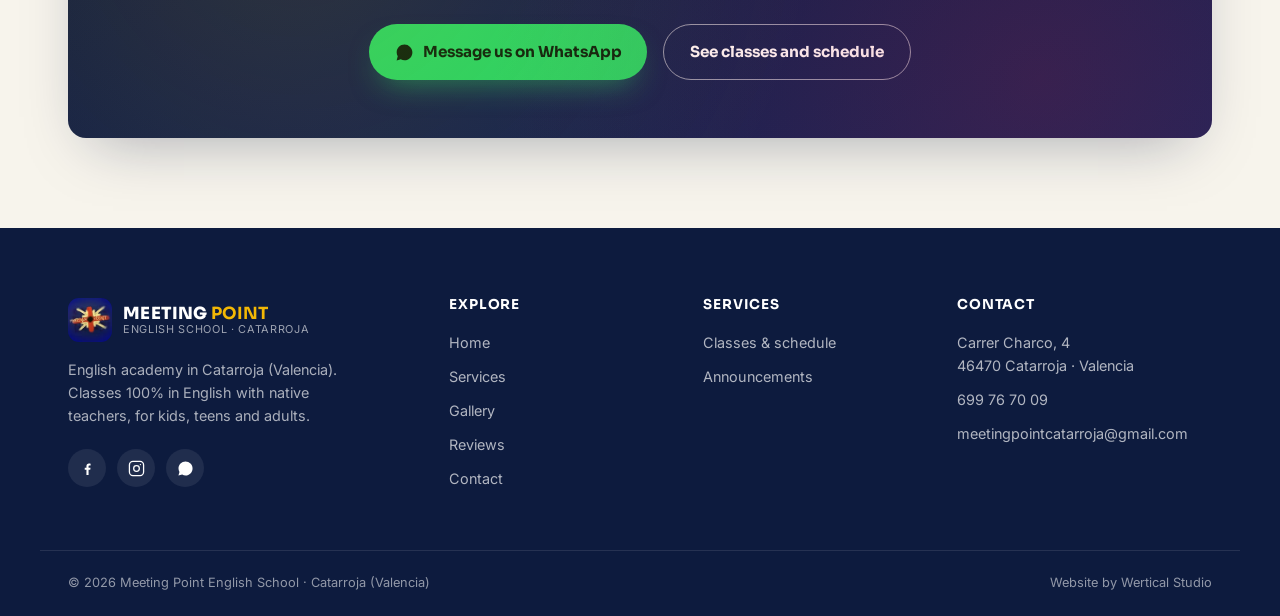
<file: en/contact.html>
<!DOCTYPE html>
<html lang="en">
<head>
<meta charset="UTF-8" />
<meta name="viewport" content="width=device-width, initial-scale=1.0" />
<title>Contact — Meeting Point English School · Catarroja</title>
<meta name="description" content="Where to find us and how to contact Meeting Point English School, an English academy in Catarroja (Valencia). Carrer Charco, 4. Phone and WhatsApp: 699 76 70 09." />
<link rel="icon" href="../assets/logo.jpg" type="image/jpeg" />
<link rel="apple-touch-icon" href="../assets/logo.jpg" />
<link rel="preconnect" href="https://fonts.googleapis.com" />
<link rel="preconnect" href="https://fonts.gstatic.com" crossorigin />
<link href="https://fonts.googleapis.com/css2?family=Sora:wght@400;600;700;800&family=Inter:wght@400;500;600;700&display=swap" rel="stylesheet" />
<link rel="stylesheet" href="../assets/styles.css" />
<script src="../assets/app.js" defer></script>
</head>
<body data-page="contacto">

<!-- ===== NAV ===== -->
<nav id="nav">
  <a href="index.html" class="brand" aria-label="Meeting Point English School — Home">
    <img src="../assets/logo.jpg" alt="Meeting Point English School logo" width="44" height="44" />
    <span class="brand-txt">
      <span class="brand-mark">MEETING <b>POINT</b></span>
      <span class="brand-sub">English School · Catarroja</span>
    </span>
  </a>
  <ul class="nav-links" id="navLinks">
    <li><a href="index.html">Home</a></li>
    <li class="has-dropdown">
      <a href="services.html">Services</a>
      <ul class="nav-dropdown">
        <li><a href="services.html#clases">Classes &amp; schedule</a></li>
        <li><a href="services.html#anuncios">Announcements</a></li>
      </ul>
    </li>
    <li><a href="gallery.html">Gallery</a></li>
    <li><a href="reviews.html">Reviews</a></li>
    <li><a href="contact.html" class="active">Contact</a></li>
  </ul>
  <div class="nav-right">
    <a class="nav-cta" href="https://wa.me/34699767009?text=Hi%2C%20I%20would%20like%20information%20about%20Meeting%20Point%20English%20School%20classes" target="_blank" rel="noopener">
      <svg viewBox="0 0 24 24" aria-hidden="true"><path fill="currentColor" d="M19.05 4.91A9.82 9.82 0 0 0 12.04 2C6.58 2 2.13 6.45 2.13 11.91c0 1.75.46 3.45 1.32 4.95L2.05 22l5.25-1.38c1.45.79 3.08 1.21 4.74 1.21h.004c5.46 0 9.91-4.45 9.91-9.91 0-2.65-1.03-5.14-2.9-7.01z"/></svg>
      <span class="cta-txt">Message us</span>
    </a>
    <a class="lang-switch" href="../contacto.html" aria-label="Cambiar a español">ES</a>
    <button class="burger" id="burger" aria-label="Open menu"><span></span><span></span><span></span></button>
  </div>
</nav>

<!-- ===== PAGE HERO ===== -->
<header class="page-hero">
  <span class="eyebrow">Contact</span>
  <h1>Come <b>meet us</b></h1>
  <p>Message us, call us, or drop by our centre in Catarroja.</p>
</header>

<!-- ===== CONTACT ===== -->
<section class="sec">
  <div class="container">
    <div class="contact-grid">
      <!-- Info -->
      <div class="info-card reveal-l">
        <h3><svg viewBox="0 0 24 24" fill="none" stroke="currentColor" stroke-width="1.8"><path d="M12 21s7-6 7-11a7 7 0 0 0-14 0c0 5 7 11 7 11z"/><circle cx="12" cy="10" r="2.5"/></svg> Meeting Point · Catarroja</h3>

        <div class="contact-line">
          <svg viewBox="0 0 24 24" fill="none" stroke="currentColor" stroke-width="1.8"><path d="M12 21s7-6 7-11a7 7 0 0 0-14 0c0 5 7 11 7 11z"/><circle cx="12" cy="10" r="2.5"/></svg>
          <span><span class="lab">Address</span>Carrer Charco, 4<br>46470 Catarroja · Valencia</span>
        </div>

        <div class="contact-line">
          <svg viewBox="0 0 24 24" fill="none" stroke="currentColor" stroke-width="1.8"><path d="M22 16.92v3a2 2 0 0 1-2.18 2 19.79 19.79 0 0 1-8.63-3.07 19.5 19.5 0 0 1-6-6 19.79 19.79 0 0 1-3.07-8.67A2 2 0 0 1 4.11 2h3a2 2 0 0 1 2 1.72c.13.96.36 1.9.7 2.81a2 2 0 0 1-.45 2.11L8.09 9.91a16 16 0 0 0 6 6l1.27-1.27a2 2 0 0 1 2.11-.45c.9.34 1.85.57 2.81.7A2 2 0 0 1 22 16.92z"/></svg>
          <span><span class="lab">Phone and WhatsApp</span><a class="tel-big" href="tel:+34699767009">699 76 70 09</a></span>
        </div>

        <div class="contact-line">
          <svg viewBox="0 0 24 24" fill="none" stroke="currentColor" stroke-width="1.8"><rect x="2" y="4" width="20" height="16" rx="3"/><path d="M3 6l9 7 9-7"/></svg>
          <span><span class="lab">Email</span><a href="mailto:meetingpointcatarroja@gmail.com">meetingpointcatarroja@gmail.com</a></span>
        </div>

        <div class="contact-line">
          <svg viewBox="0 0 24 24" fill="none" stroke="currentColor" stroke-width="1.8"><circle cx="12" cy="12" r="9"/><path d="M12 7v5l3 3"/></svg>
          <span><span class="lab">Opening hours</span>
            <ul class="hours-list" style="margin-top:.4rem">
              <li data-day="1"><span class="day">Monday</span><span class="hrs">16:00 – 22:00</span></li>
              <li data-day="2"><span class="day">Tuesday</span><span class="hrs">16:00 – 22:00</span></li>
              <li data-day="3"><span class="day">Wednesday</span><span class="hrs">16:00 – 22:00</span></li>
              <li data-day="4"><span class="day">Thursday</span><span class="hrs">16:00 – 22:00</span></li>
              <li data-day="5"><span class="day">Friday</span><span class="hrs closed">Closed</span></li>
              <li data-day="6"><span class="day">Saturday</span><span class="hrs closed">Closed</span></li>
              <li data-day="0"><span class="day">Sunday</span><span class="hrs closed">Closed</span></li>
            </ul>
          </span>
        </div>

        <div class="contact-socials">
          <a href="https://www.facebook.com/MeetingPointCatarroja" target="_blank" rel="noopener" aria-label="Facebook"><svg viewBox="0 0 24 24" fill="currentColor"><path d="M13.5 21v-7.2h2.4l.36-2.8h-2.76V9.1c0-.8.22-1.36 1.38-1.36h1.48V5.2C16 5.15 15.13 5 14.1 5c-2.13 0-3.6 1.3-3.6 3.68v2.32H8.1v2.8h2.4V21h3z"/></svg></a>
          <a href="https://www.instagram.com/meetingpointcatarroja/" target="_blank" rel="noopener" aria-label="Instagram"><svg viewBox="0 0 24 24" fill="none" stroke="currentColor" stroke-width="1.8"><rect x="2" y="2" width="20" height="20" rx="5"/><circle cx="12" cy="12" r="4"/><circle cx="17.5" cy="6.5" r="1" fill="currentColor" stroke="none"/></svg></a>
          <a href="https://wa.me/34699767009" target="_blank" rel="noopener" aria-label="WhatsApp"><svg viewBox="0 0 24 24"><path fill="currentColor" d="M19.05 4.91A9.82 9.82 0 0 0 12.04 2C6.58 2 2.13 6.45 2.13 11.91c0 1.75.46 3.45 1.32 4.95L2.05 22l5.25-1.38c1.45.79 3.08 1.21 4.74 1.21h.004c5.46 0 9.91-4.45 9.91-9.91 0-2.65-1.03-5.14-2.9-7.01z"/></svg></a>
        </div>
      </div>

      <!-- Map -->
      <div class="info-card info-card-map reveal-r">
        <h3><svg viewBox="0 0 24 24" fill="none" stroke="currentColor" stroke-width="1.8"><path d="M9 20l-5.5 2V6L9 4m0 16l6-2m-6 2V4m6 14l5.5 2V4L15 2m0 16V2m-6 2l6-2"/></svg> How to find us</h3>
        <p style="color:var(--muted);margin-bottom:1rem">You'll find us at Carrer Charco, 4, right in the centre of Catarroja. Easy to find and well connected.</p>
        <div class="map-wrap">
          <iframe
            title="Map of Meeting Point English School in Catarroja"
            src="https://www.google.com/maps?q=Carrer%20Charco%2C%204%2C%2046470%20Catarroja%2C%20Valencia&output=embed"
            loading="lazy" referrerpolicy="no-referrer-when-downgrade" allowfullscreen></iframe>
        </div>
      </div>
    </div>
  </div>
</section>

<!-- ===== CTA ===== -->
<section class="sec" style="padding-top:0">
  <div class="container">
    <div class="banner-cta reveal">
      <h3>We're waiting for you at <b>Meeting Point</b></h3>
      <p>Message us and we'll tell you which group best fits your age and English level.</p>
      <div class="hero-buttons" style="margin-top:1.6rem">
        <a class="btn btn-wa" href="https://wa.me/34699767009?text=Hi%2C%20I%20would%20like%20information%20about%20Meeting%20Point%20English%20School%20classes" target="_blank" rel="noopener">
          <svg viewBox="0 0 24 24" aria-hidden="true"><path fill="currentColor" d="M19.05 4.91A9.82 9.82 0 0 0 12.04 2C6.58 2 2.13 6.45 2.13 11.91c0 1.75.46 3.45 1.32 4.95L2.05 22l5.25-1.38c1.45.79 3.08 1.21 4.74 1.21h.004c5.46 0 9.91-4.45 9.91-9.91 0-2.65-1.03-5.14-2.9-7.01z"/></svg>
          <span>Message us on WhatsApp</span>
        </a>
        <a class="btn btn-ghost" href="services.html#clases"><span>See classes and schedule</span></a>
      </div>
    </div>
  </div>
</section>

<!-- ===== FOOTER ===== -->
<footer>
  <div class="footer-grid">
    <div class="footer-brand">
      <a href="index.html" class="brand" aria-label="Meeting Point English School — Home">
        <img src="../assets/logo.jpg" alt="Meeting Point English School logo" width="44" height="44" />
        <span class="brand-txt"><span class="brand-mark">MEETING <b>POINT</b></span><span class="brand-sub">English School · Catarroja</span></span>
      </a>
      <p>English academy in Catarroja (Valencia). Classes 100% in English with native teachers, for kids, teens and adults.</p>
      <div class="socials">
        <a href="https://www.facebook.com/MeetingPointCatarroja" target="_blank" rel="noopener" aria-label="Facebook"><svg viewBox="0 0 24 24" fill="currentColor"><path d="M13.5 21v-7.2h2.4l.36-2.8h-2.76V9.1c0-.8.22-1.36 1.38-1.36h1.48V5.2C16 5.15 15.13 5 14.1 5c-2.13 0-3.6 1.3-3.6 3.68v2.32H8.1v2.8h2.4V21h3z"/></svg></a>
        <a href="https://www.instagram.com/meetingpointcatarroja/" target="_blank" rel="noopener" aria-label="Instagram"><svg viewBox="0 0 24 24" fill="none" stroke="currentColor" stroke-width="1.8"><rect x="2" y="2" width="20" height="20" rx="5"/><circle cx="12" cy="12" r="4"/><circle cx="17.5" cy="6.5" r="1" fill="currentColor" stroke="none"/></svg></a>
        <a href="https://wa.me/34699767009" target="_blank" rel="noopener" aria-label="WhatsApp"><svg viewBox="0 0 24 24"><path fill="currentColor" d="M19.05 4.91A9.82 9.82 0 0 0 12.04 2C6.58 2 2.13 6.45 2.13 11.91c0 1.75.46 3.45 1.32 4.95L2.05 22l5.25-1.38c1.45.79 3.08 1.21 4.74 1.21h.004c5.46 0 9.91-4.45 9.91-9.91 0-2.65-1.03-5.14-2.9-7.01z"/></svg></a>
      </div>
    </div>
    <div class="footer-col">
      <h4>Explore</h4>
      <a href="index.html">Home</a>
      <a href="services.html">Services</a>
      <a href="gallery.html">Gallery</a>
      <a href="reviews.html">Reviews</a>
      <a href="contact.html">Contact</a>
    </div>
    <div class="footer-col">
      <h4>Services</h4>
      <a href="services.html#clases">Classes &amp; schedule</a>
      <a href="services.html#anuncios">Announcements</a>
    </div>
    <div class="footer-col">
      <h4>Contact</h4>
      <p>Carrer Charco, 4<br>46470 Catarroja · Valencia</p>
      <a href="tel:+34699767009">699 76 70 09</a>
      <a href="mailto:meetingpointcatarroja@gmail.com">meetingpointcatarroja@gmail.com</a>
    </div>
  </div>
  <div class="footer-bottom">
    <span>© <span class="year"></span> Meeting Point English School · Catarroja (Valencia)</span>
    <span>Website by Wertical Studio</span>
  </div>
</footer>

<!-- ===== FLOATING ===== -->
<div class="status-banner" id="statusBanner" aria-live="polite"><span class="status-dot"></span><span class="st-label">…</span></div>
<a class="wa-float" href="https://wa.me/34699767009?text=Hi%2C%20I%20would%20like%20information%20about%20Meeting%20Point%20English%20School%20classes" target="_blank" rel="noopener" aria-label="Contact us on WhatsApp">
  <svg viewBox="0 0 24 24" aria-hidden="true"><path d="M19.05 4.91A9.82 9.82 0 0 0 12.04 2C6.58 2 2.13 6.45 2.13 11.91c0 1.75.46 3.45 1.32 4.95L2.05 22l5.25-1.38c1.45.79 3.08 1.21 4.74 1.21h.004c5.46 0 9.91-4.45 9.91-9.91 0-2.65-1.03-5.14-2.9-7.01zM12.04 20.15h-.003a8.2 8.2 0 0 1-4.18-1.15l-.3-.18-3.12.82.83-3.04-.2-.31a8.18 8.18 0 0 1-1.26-4.38c0-4.54 3.7-8.23 8.24-8.23 2.2 0 4.27.86 5.82 2.42a8.18 8.18 0 0 1 2.41 5.82c0 4.54-3.7 8.23-8.24 8.23zm4.52-6.16c-.25-.12-1.47-.72-1.69-.81-.23-.08-.39-.12-.56.12-.17.25-.64.81-.79.97-.14.17-.29.19-.54.06-.25-.12-1.05-.39-1.99-1.23-.74-.66-1.23-1.47-1.38-1.72-.14-.25-.01-.38.11-.5.11-.11.25-.29.37-.43.12-.14.16-.25.25-.42.08-.17.04-.31-.02-.43-.06-.12-.56-1.34-.76-1.84-.2-.48-.41-.42-.56-.42h-.48c-.17 0-.43.06-.66.31-.23.25-.86.85-.86 2.07 0 1.22.89 2.4 1.01 2.56.12.17 1.75 2.67 4.23 3.74.59.26 1.05.41 1.41.52.59.19 1.13.16 1.56.1.48-.07 1.47-.6 1.68-1.18.21-.58.21-1.07.14-1.18-.06-.11-.23-.17-.48-.29z"/></svg>
</a>

</body>
</html>
</file>
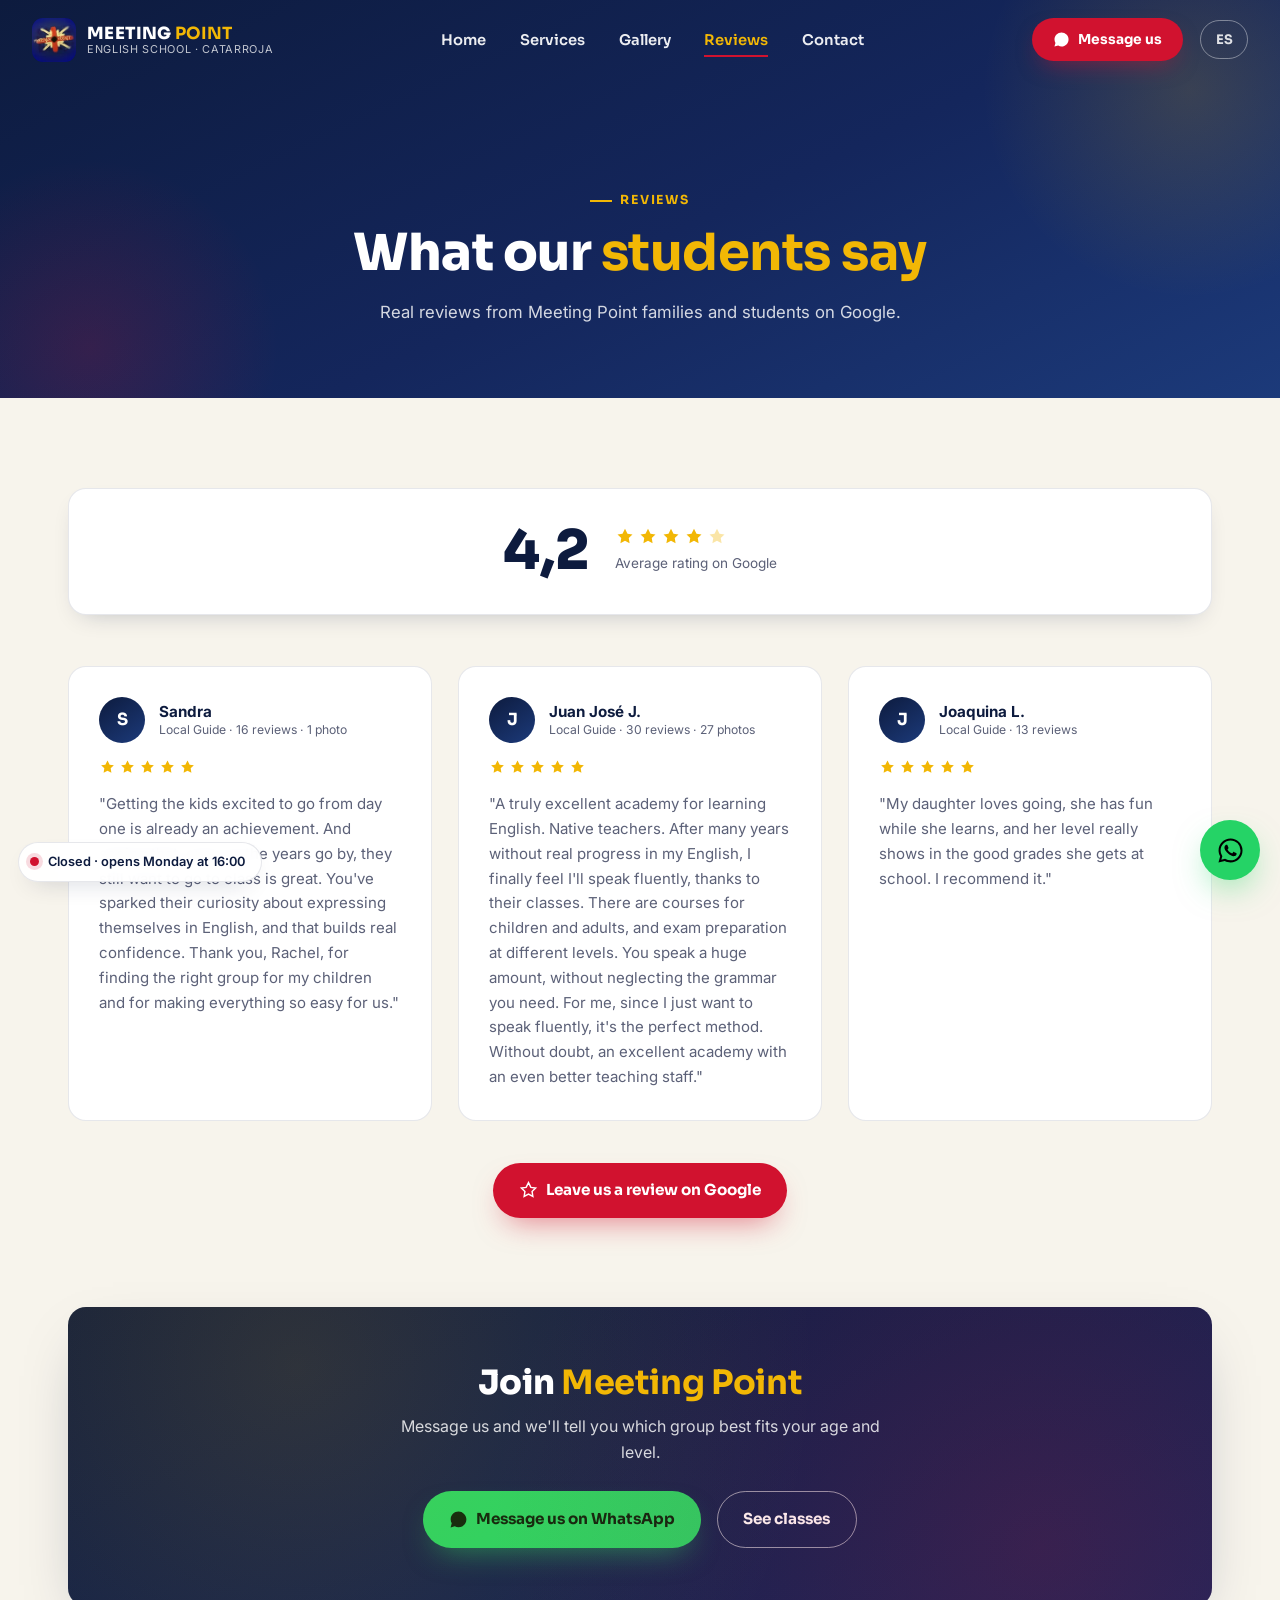
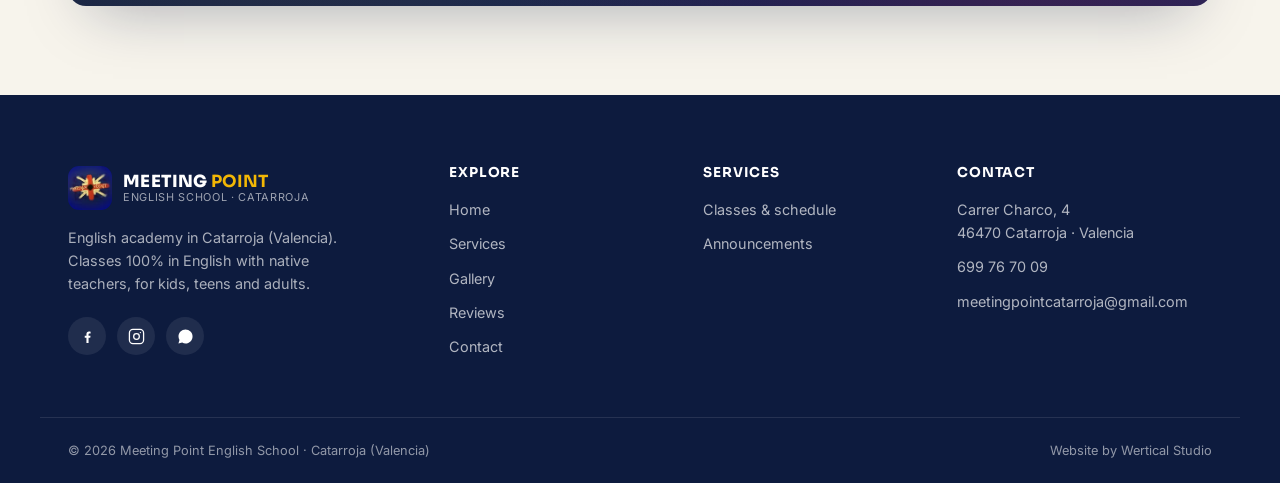
<file: en/reviews.html>
<!DOCTYPE html>
<html lang="en">
<head>
<meta charset="UTF-8" />
<meta name="viewport" content="width=device-width, initial-scale=1.0" />
<title>Reviews — Meeting Point English School · Catarroja</title>
<meta name="description" content="Real reviews from Meeting Point English School students and families, an English academy in Catarroja (Valencia). Average rating 4.2 on Google." />
<link rel="icon" href="../assets/logo.jpg" type="image/jpeg" />
<link rel="apple-touch-icon" href="../assets/logo.jpg" />
<link rel="preconnect" href="https://fonts.googleapis.com" />
<link rel="preconnect" href="https://fonts.gstatic.com" crossorigin />
<link href="https://fonts.googleapis.com/css2?family=Sora:wght@400;600;700;800&family=Inter:wght@400;500;600;700&display=swap" rel="stylesheet" />
<link rel="stylesheet" href="../assets/styles.css" />
<script src="../assets/app.js" defer></script>
</head>
<body data-page="resenas">

<!-- ===== NAV ===== -->
<nav id="nav">
  <a href="index.html" class="brand" aria-label="Meeting Point English School — Home">
    <img src="../assets/logo.jpg" alt="Meeting Point English School logo" width="44" height="44" />
    <span class="brand-txt">
      <span class="brand-mark">MEETING <b>POINT</b></span>
      <span class="brand-sub">English School · Catarroja</span>
    </span>
  </a>
  <ul class="nav-links" id="navLinks">
    <li><a href="index.html">Home</a></li>
    <li class="has-dropdown">
      <a href="services.html">Services</a>
      <ul class="nav-dropdown">
        <li><a href="services.html#clases">Classes &amp; schedule</a></li>
        <li><a href="services.html#anuncios">Announcements</a></li>
      </ul>
    </li>
    <li><a href="gallery.html">Gallery</a></li>
    <li><a href="reviews.html" class="active">Reviews</a></li>
    <li><a href="contact.html">Contact</a></li>
  </ul>
  <div class="nav-right">
    <a class="nav-cta" href="https://wa.me/34699767009?text=Hi%2C%20I%20would%20like%20information%20about%20Meeting%20Point%20English%20School%20classes" target="_blank" rel="noopener">
      <svg viewBox="0 0 24 24" aria-hidden="true"><path fill="currentColor" d="M19.05 4.91A9.82 9.82 0 0 0 12.04 2C6.58 2 2.13 6.45 2.13 11.91c0 1.75.46 3.45 1.32 4.95L2.05 22l5.25-1.38c1.45.79 3.08 1.21 4.74 1.21h.004c5.46 0 9.91-4.45 9.91-9.91 0-2.65-1.03-5.14-2.9-7.01z"/></svg>
      <span class="cta-txt">Message us</span>
    </a>
    <a class="lang-switch" href="../resenas.html" aria-label="Cambiar a español">ES</a>
    <button class="burger" id="burger" aria-label="Open menu"><span></span><span></span><span></span></button>
  </div>
</nav>

<!-- ===== PAGE HERO ===== -->
<header class="page-hero">
  <span class="eyebrow">Reviews</span>
  <h1>What our <b>students say</b></h1>
  <p>Real reviews from Meeting Point families and students on Google.</p>
</header>

<!-- ===== REVIEWS ===== -->
<section class="sec">
  <div class="container">
    <div class="rating-summary reveal">
      <span class="rating-num" data-count="4.2">0</span>
      <div class="rating-side">
        <div class="stars" aria-hidden="true">
          <svg viewBox="0 0 24 24" fill="currentColor"><path d="M12 2l3 6 6 .9-4.5 4.3 1 6.3-5.5-3-5.5 3 1-6.3L3 8.9 9 8z"/></svg>
          <svg viewBox="0 0 24 24" fill="currentColor"><path d="M12 2l3 6 6 .9-4.5 4.3 1 6.3-5.5-3-5.5 3 1-6.3L3 8.9 9 8z"/></svg>
          <svg viewBox="0 0 24 24" fill="currentColor"><path d="M12 2l3 6 6 .9-4.5 4.3 1 6.3-5.5-3-5.5 3 1-6.3L3 8.9 9 8z"/></svg>
          <svg viewBox="0 0 24 24" fill="currentColor"><path d="M12 2l3 6 6 .9-4.5 4.3 1 6.3-5.5-3-5.5 3 1-6.3L3 8.9 9 8z"/></svg>
          <svg viewBox="0 0 24 24" fill="currentColor" opacity=".35"><path d="M12 2l3 6 6 .9-4.5 4.3 1 6.3-5.5-3-5.5 3 1-6.3L3 8.9 9 8z"/></svg>
        </div>
        <span>Average rating on Google</span>
      </div>
    </div>

    <div class="review-grid stagger">
      <div class="review-card">
        <div class="review-top">
          <div class="review-avatar">S</div>
          <div class="review-who">
            <span class="review-name">Sandra</span>
            <span class="review-meta">Local Guide · 16 reviews · 1 photo</span>
          </div>
        </div>
        <div class="stars" aria-hidden="true">
          <svg viewBox="0 0 24 24" fill="currentColor"><path d="M12 2l3 6 6 .9-4.5 4.3 1 6.3-5.5-3-5.5 3 1-6.3L3 8.9 9 8z"/></svg>
          <svg viewBox="0 0 24 24" fill="currentColor"><path d="M12 2l3 6 6 .9-4.5 4.3 1 6.3-5.5-3-5.5 3 1-6.3L3 8.9 9 8z"/></svg>
          <svg viewBox="0 0 24 24" fill="currentColor"><path d="M12 2l3 6 6 .9-4.5 4.3 1 6.3-5.5-3-5.5 3 1-6.3L3 8.9 9 8z"/></svg>
          <svg viewBox="0 0 24 24" fill="currentColor"><path d="M12 2l3 6 6 .9-4.5 4.3 1 6.3-5.5-3-5.5 3 1-6.3L3 8.9 9 8z"/></svg>
          <svg viewBox="0 0 24 24" fill="currentColor"><path d="M12 2l3 6 6 .9-4.5 4.3 1 6.3-5.5-3-5.5 3 1-6.3L3 8.9 9 8z"/></svg>
        </div>
        <p class="review-text">"Getting the kids excited to go from day one is already an achievement. And seeing that, even as the years go by, they still want to go to class is great. You've sparked their curiosity about expressing themselves in English, and that builds real confidence. Thank you, Rachel, for finding the right group for my children and for making everything so easy for us."</p>
      </div>

      <div class="review-card">
        <div class="review-top">
          <div class="review-avatar">J</div>
          <div class="review-who">
            <span class="review-name">Juan José J.</span>
            <span class="review-meta">Local Guide · 30 reviews · 27 photos</span>
          </div>
        </div>
        <div class="stars" aria-hidden="true">
          <svg viewBox="0 0 24 24" fill="currentColor"><path d="M12 2l3 6 6 .9-4.5 4.3 1 6.3-5.5-3-5.5 3 1-6.3L3 8.9 9 8z"/></svg>
          <svg viewBox="0 0 24 24" fill="currentColor"><path d="M12 2l3 6 6 .9-4.5 4.3 1 6.3-5.5-3-5.5 3 1-6.3L3 8.9 9 8z"/></svg>
          <svg viewBox="0 0 24 24" fill="currentColor"><path d="M12 2l3 6 6 .9-4.5 4.3 1 6.3-5.5-3-5.5 3 1-6.3L3 8.9 9 8z"/></svg>
          <svg viewBox="0 0 24 24" fill="currentColor"><path d="M12 2l3 6 6 .9-4.5 4.3 1 6.3-5.5-3-5.5 3 1-6.3L3 8.9 9 8z"/></svg>
          <svg viewBox="0 0 24 24" fill="currentColor"><path d="M12 2l3 6 6 .9-4.5 4.3 1 6.3-5.5-3-5.5 3 1-6.3L3 8.9 9 8z"/></svg>
        </div>
        <p class="review-text">"A truly excellent academy for learning English. Native teachers. After many years without real progress in my English, I finally feel I'll speak fluently, thanks to their classes. There are courses for children and adults, and exam preparation at different levels. You speak a huge amount, without neglecting the grammar you need. For me, since I just want to speak fluently, it's the perfect method. Without doubt, an excellent academy with an even better teaching staff."</p>
      </div>

      <div class="review-card">
        <div class="review-top">
          <div class="review-avatar">J</div>
          <div class="review-who">
            <span class="review-name">Joaquina L.</span>
            <span class="review-meta">Local Guide · 13 reviews</span>
          </div>
        </div>
        <div class="stars" aria-hidden="true">
          <svg viewBox="0 0 24 24" fill="currentColor"><path d="M12 2l3 6 6 .9-4.5 4.3 1 6.3-5.5-3-5.5 3 1-6.3L3 8.9 9 8z"/></svg>
          <svg viewBox="0 0 24 24" fill="currentColor"><path d="M12 2l3 6 6 .9-4.5 4.3 1 6.3-5.5-3-5.5 3 1-6.3L3 8.9 9 8z"/></svg>
          <svg viewBox="0 0 24 24" fill="currentColor"><path d="M12 2l3 6 6 .9-4.5 4.3 1 6.3-5.5-3-5.5 3 1-6.3L3 8.9 9 8z"/></svg>
          <svg viewBox="0 0 24 24" fill="currentColor"><path d="M12 2l3 6 6 .9-4.5 4.3 1 6.3-5.5-3-5.5 3 1-6.3L3 8.9 9 8z"/></svg>
          <svg viewBox="0 0 24 24" fill="currentColor"><path d="M12 2l3 6 6 .9-4.5 4.3 1 6.3-5.5-3-5.5 3 1-6.3L3 8.9 9 8z"/></svg>
        </div>
        <p class="review-text">"My daughter loves going, she has fun while she learns, and her level really shows in the good grades she gets at school. I recommend it."</p>
      </div>
    </div>

    <div style="text-align:center;margin-top:2.6rem" class="reveal">
      <a class="btn btn-primary" href="https://www.google.com/maps/place/Meeting+Point+English+School+-+Catarroja/@39.4045571,-0.4026224,17z/data=!3m1!4b1!4m6!3m5!1s0xd604e9da4b42d17:0x16ce99bde201e31!8m2!3d39.404553!4d-0.4000475!16s%2Fg%2F11c1prb11f" target="_blank" rel="noopener">
        <svg viewBox="0 0 24 24" fill="none" stroke="currentColor" stroke-width="1.8"><path d="M12 2l3 6 6 .9-4.5 4.3 1 6.3-5.5-3-5.5 3 1-6.3L3 8.9 9 8z"/></svg>
        <span>Leave us a review on Google</span>
      </a>
    </div>
  </div>
</section>

<!-- ===== CTA ===== -->
<section class="sec" style="padding-top:0">
  <div class="container">
    <div class="banner-cta reveal">
      <h3>Join <b>Meeting Point</b></h3>
      <p>Message us and we'll tell you which group best fits your age and level.</p>
      <div class="hero-buttons" style="margin-top:1.6rem">
        <a class="btn btn-wa" href="https://wa.me/34699767009?text=Hi%2C%20I%20would%20like%20information%20about%20Meeting%20Point%20English%20School%20classes" target="_blank" rel="noopener">
          <svg viewBox="0 0 24 24" aria-hidden="true"><path fill="currentColor" d="M19.05 4.91A9.82 9.82 0 0 0 12.04 2C6.58 2 2.13 6.45 2.13 11.91c0 1.75.46 3.45 1.32 4.95L2.05 22l5.25-1.38c1.45.79 3.08 1.21 4.74 1.21h.004c5.46 0 9.91-4.45 9.91-9.91 0-2.65-1.03-5.14-2.9-7.01z"/></svg>
          <span>Message us on WhatsApp</span>
        </a>
        <a class="btn btn-ghost" href="services.html"><span>See classes</span></a>
      </div>
    </div>
  </div>
</section>

<!-- ===== FOOTER ===== -->
<footer>
  <div class="footer-grid">
    <div class="footer-brand">
      <a href="index.html" class="brand" aria-label="Meeting Point English School — Home">
        <img src="../assets/logo.jpg" alt="Meeting Point English School logo" width="44" height="44" />
        <span class="brand-txt"><span class="brand-mark">MEETING <b>POINT</b></span><span class="brand-sub">English School · Catarroja</span></span>
      </a>
      <p>English academy in Catarroja (Valencia). Classes 100% in English with native teachers, for kids, teens and adults.</p>
      <div class="socials">
        <a href="https://www.facebook.com/MeetingPointCatarroja" target="_blank" rel="noopener" aria-label="Facebook"><svg viewBox="0 0 24 24" fill="currentColor"><path d="M13.5 21v-7.2h2.4l.36-2.8h-2.76V9.1c0-.8.22-1.36 1.38-1.36h1.48V5.2C16 5.15 15.13 5 14.1 5c-2.13 0-3.6 1.3-3.6 3.68v2.32H8.1v2.8h2.4V21h3z"/></svg></a>
        <a href="https://www.instagram.com/meetingpointcatarroja/" target="_blank" rel="noopener" aria-label="Instagram"><svg viewBox="0 0 24 24" fill="none" stroke="currentColor" stroke-width="1.8"><rect x="2" y="2" width="20" height="20" rx="5"/><circle cx="12" cy="12" r="4"/><circle cx="17.5" cy="6.5" r="1" fill="currentColor" stroke="none"/></svg></a>
        <a href="https://wa.me/34699767009" target="_blank" rel="noopener" aria-label="WhatsApp"><svg viewBox="0 0 24 24"><path fill="currentColor" d="M19.05 4.91A9.82 9.82 0 0 0 12.04 2C6.58 2 2.13 6.45 2.13 11.91c0 1.75.46 3.45 1.32 4.95L2.05 22l5.25-1.38c1.45.79 3.08 1.21 4.74 1.21h.004c5.46 0 9.91-4.45 9.91-9.91 0-2.65-1.03-5.14-2.9-7.01z"/></svg></a>
      </div>
    </div>
    <div class="footer-col">
      <h4>Explore</h4>
      <a href="index.html">Home</a>
      <a href="services.html">Services</a>
      <a href="gallery.html">Gallery</a>
      <a href="reviews.html">Reviews</a>
      <a href="contact.html">Contact</a>
    </div>
    <div class="footer-col">
      <h4>Services</h4>
      <a href="services.html#clases">Classes &amp; schedule</a>
      <a href="services.html#anuncios">Announcements</a>
    </div>
    <div class="footer-col">
      <h4>Contact</h4>
      <p>Carrer Charco, 4<br>46470 Catarroja · Valencia</p>
      <a href="tel:+34699767009">699 76 70 09</a>
      <a href="mailto:meetingpointcatarroja@gmail.com">meetingpointcatarroja@gmail.com</a>
    </div>
  </div>
  <div class="footer-bottom">
    <span>© <span class="year"></span> Meeting Point English School · Catarroja (Valencia)</span>
    <span>Website by Wertical Studio</span>
  </div>
</footer>

<!-- ===== FLOATING ===== -->
<div class="status-banner" id="statusBanner" aria-live="polite"><span class="status-dot"></span><span class="st-label">…</span></div>
<a class="wa-float" href="https://wa.me/34699767009?text=Hi%2C%20I%20would%20like%20information%20about%20Meeting%20Point%20English%20School%20classes" target="_blank" rel="noopener" aria-label="Contact us on WhatsApp">
  <svg viewBox="0 0 24 24" aria-hidden="true"><path d="M19.05 4.91A9.82 9.82 0 0 0 12.04 2C6.58 2 2.13 6.45 2.13 11.91c0 1.75.46 3.45 1.32 4.95L2.05 22l5.25-1.38c1.45.79 3.08 1.21 4.74 1.21h.004c5.46 0 9.91-4.45 9.91-9.91 0-2.65-1.03-5.14-2.9-7.01zM12.04 20.15h-.003a8.2 8.2 0 0 1-4.18-1.15l-.3-.18-3.12.82.83-3.04-.2-.31a8.18 8.18 0 0 1-1.26-4.38c0-4.54 3.7-8.23 8.24-8.23 2.2 0 4.27.86 5.82 2.42a8.18 8.18 0 0 1 2.41 5.82c0 4.54-3.7 8.23-8.24 8.23zm4.52-6.16c-.25-.12-1.47-.72-1.69-.81-.23-.08-.39-.12-.56.12-.17.25-.64.81-.79.97-.14.17-.29.19-.54.06-.25-.12-1.05-.39-1.99-1.23-.74-.66-1.23-1.47-1.38-1.72-.14-.25-.01-.38.11-.5.11-.11.25-.29.37-.43.12-.14.16-.25.25-.42.08-.17.04-.31-.02-.43-.06-.12-.56-1.34-.76-1.84-.2-.48-.41-.42-.56-.42h-.48c-.17 0-.43.06-.66.31-.23.25-.86.85-.86 2.07 0 1.22.89 2.4 1.01 2.56.12.17 1.75 2.67 4.23 3.74.59.26 1.05.41 1.41.52.59.19 1.13.16 1.56.1.48-.07 1.47-.6 1.68-1.18.21-.58.21-1.07.14-1.18-.06-.11-.23-.17-.48-.29z"/></svg>
</a>

</body>
</html>
</file>
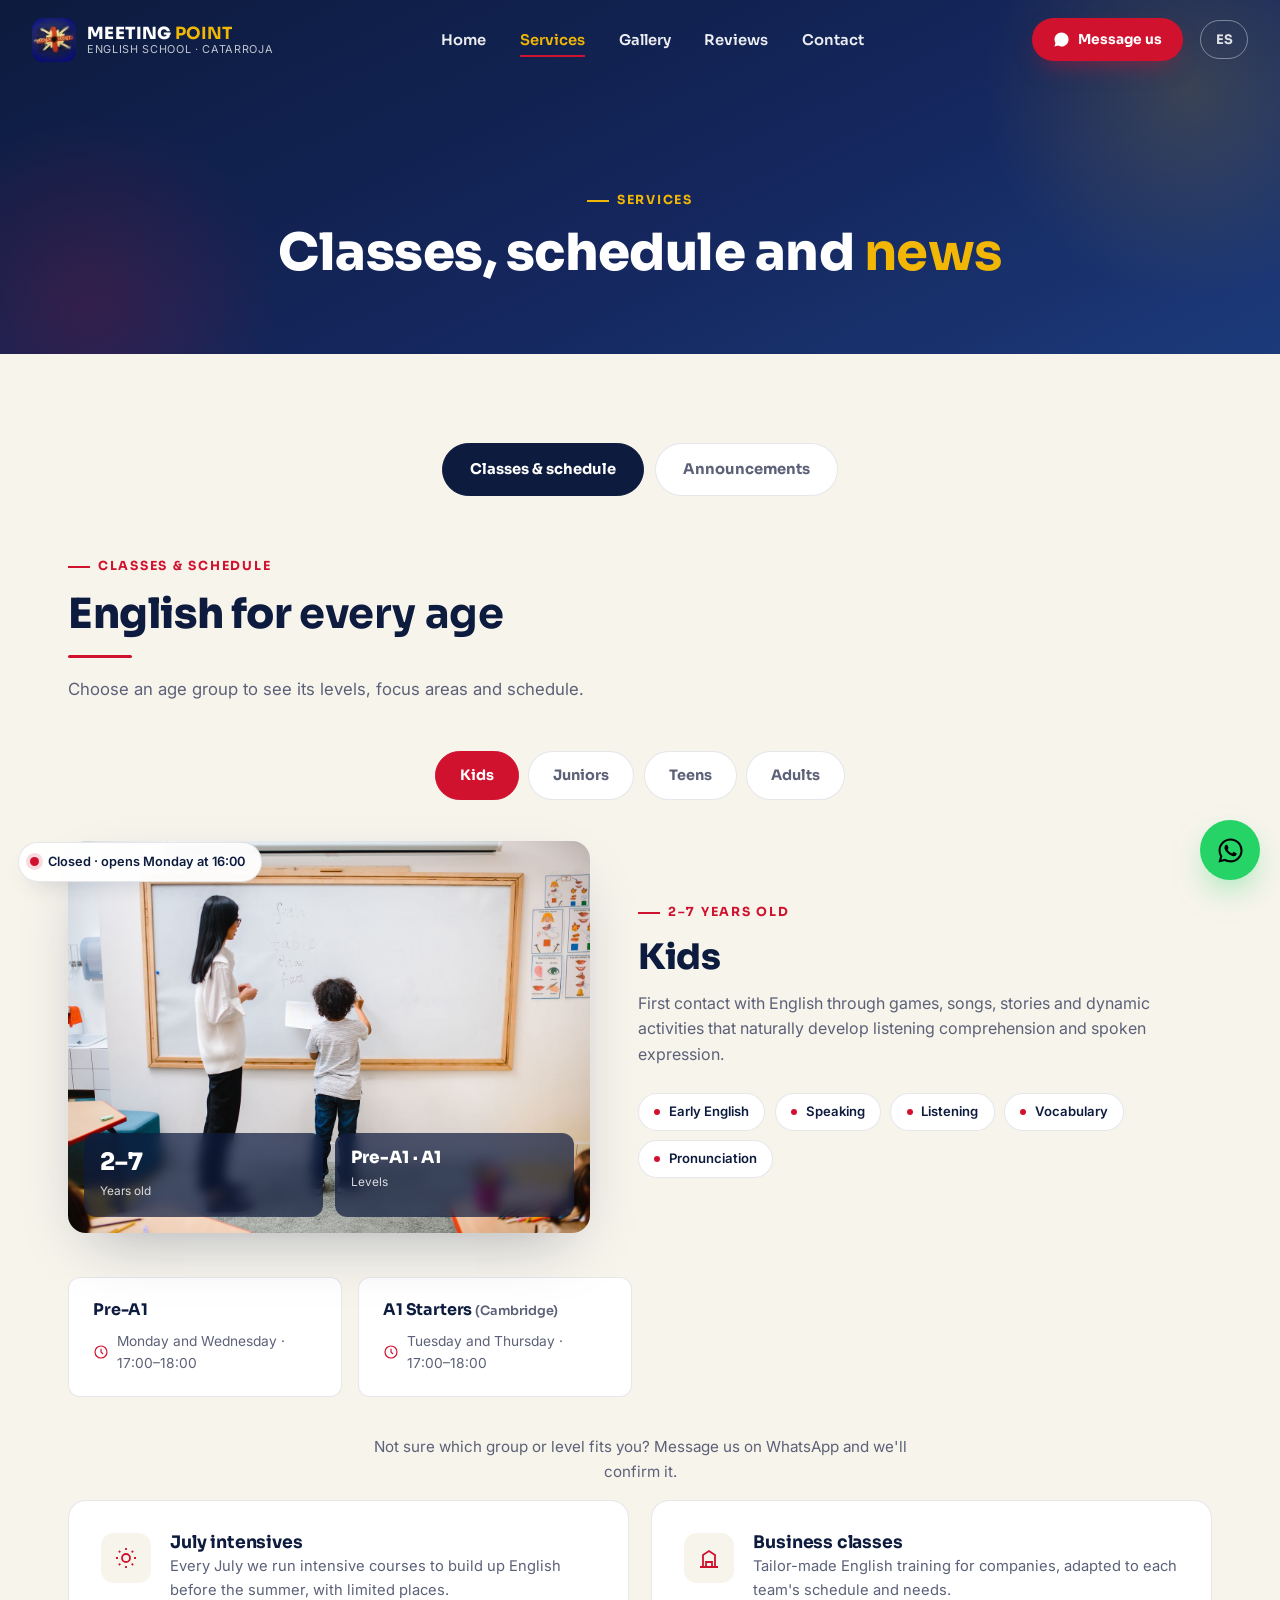
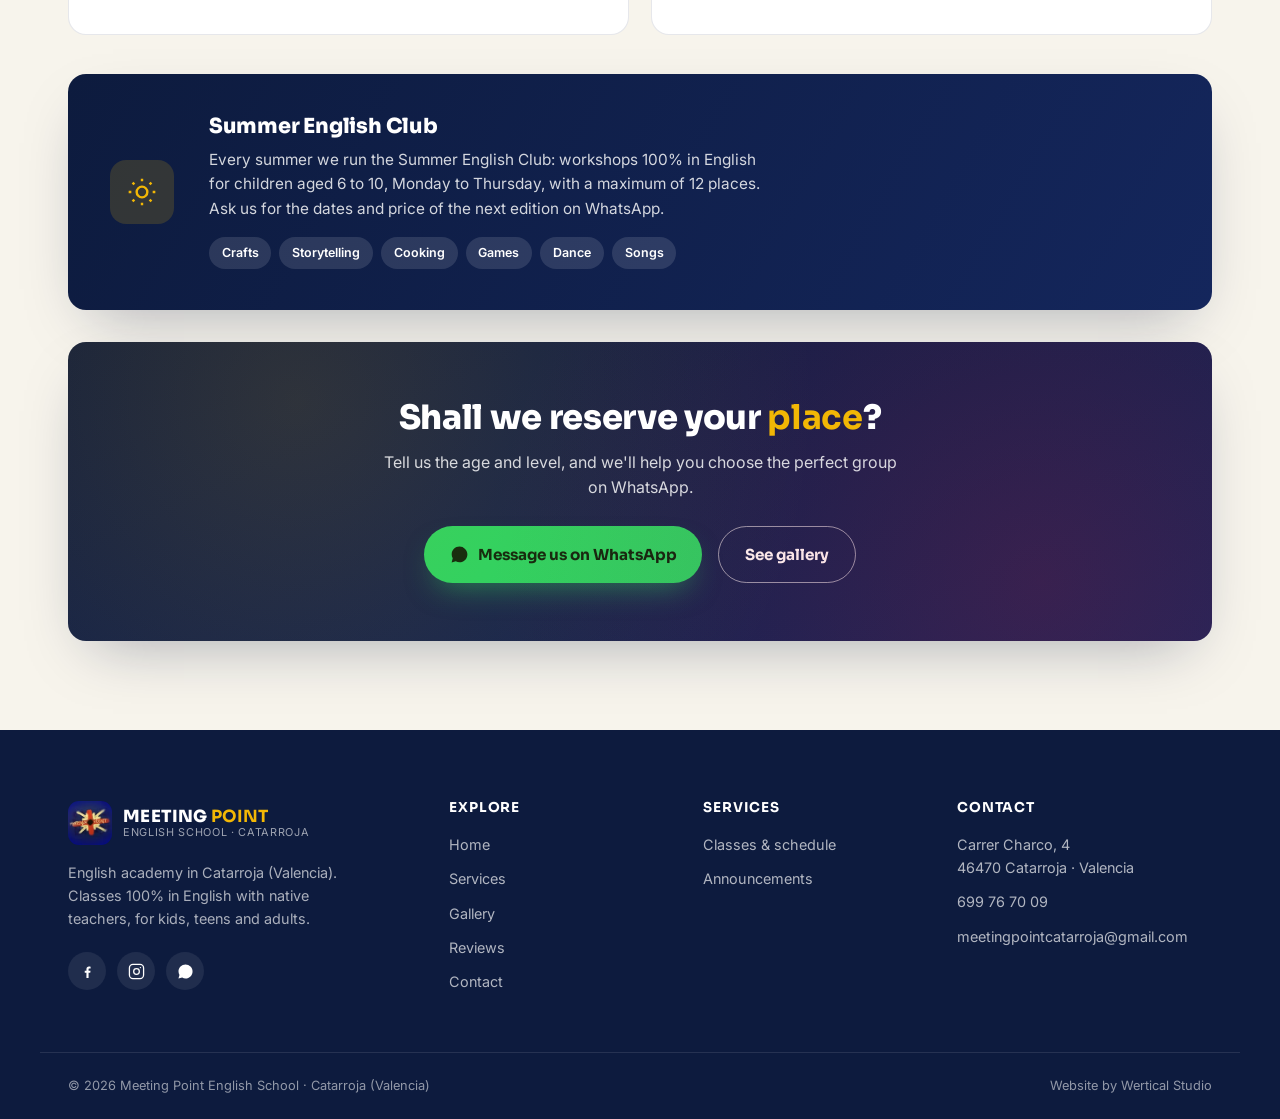
<file: en/services.html>
<!DOCTYPE html>
<html lang="en">
<head>
<meta charset="UTF-8" />
<meta name="viewport" content="width=device-width, initial-scale=1.0" />
<title>Services — Classes, schedule and announcements · Meeting Point English School</title>
<meta name="description" content="English classes, schedule and announcements at Meeting Point English School in Catarroja (Valencia): kids, primary, teens, adults and Cambridge English Qualifications preparation." />
<link rel="icon" href="../assets/logo.jpg" type="image/jpeg" />
<link rel="apple-touch-icon" href="../assets/logo.jpg" />
<link rel="preconnect" href="https://fonts.googleapis.com" />
<link rel="preconnect" href="https://fonts.gstatic.com" crossorigin />
<link href="https://fonts.googleapis.com/css2?family=Sora:wght@400;600;700;800&family=Inter:wght@400;500;600;700&display=swap" rel="stylesheet" />
<link rel="stylesheet" href="../assets/styles.css" />
<script src="../assets/app.js" defer></script>
</head>
<body data-page="servicios">

<!-- ===== NAV ===== -->
<nav id="nav">
  <a href="index.html" class="brand" aria-label="Meeting Point English School — Home">
    <img src="../assets/logo.jpg" alt="Meeting Point English School logo" width="44" height="44" />
    <span class="brand-txt">
      <span class="brand-mark">MEETING <b>POINT</b></span>
      <span class="brand-sub">English School · Catarroja</span>
    </span>
  </a>
  <ul class="nav-links" id="navLinks">
    <li><a href="index.html">Home</a></li>
    <li class="has-dropdown">
      <a href="services.html" class="active">Services</a>
      <ul class="nav-dropdown">
        <li><a href="services.html#clases">Classes &amp; schedule</a></li>
        <li><a href="services.html#anuncios">Announcements</a></li>
      </ul>
    </li>
    <li><a href="gallery.html">Gallery</a></li>
    <li><a href="reviews.html">Reviews</a></li>
    <li><a href="contact.html">Contact</a></li>
  </ul>
  <div class="nav-right">
    <a class="nav-cta" href="https://wa.me/34699767009?text=Hi%2C%20I%20would%20like%20information%20about%20Meeting%20Point%20English%20School%20classes" target="_blank" rel="noopener">
      <svg viewBox="0 0 24 24" aria-hidden="true"><path fill="currentColor" d="M19.05 4.91A9.82 9.82 0 0 0 12.04 2C6.58 2 2.13 6.45 2.13 11.91c0 1.75.46 3.45 1.32 4.95L2.05 22l5.25-1.38c1.45.79 3.08 1.21 4.74 1.21h.004c5.46 0 9.91-4.45 9.91-9.91 0-2.65-1.03-5.14-2.9-7.01z"/></svg>
      <span class="cta-txt">Message us</span>
    </a>
    <a class="lang-switch" href="../servicios.html" aria-label="Cambiar a español">ES</a>
    <button class="burger" id="burger" aria-label="Open menu"><span></span><span></span><span></span></button>
  </div>
</nav>

<!-- ===== PAGE HERO ===== -->
<header class="page-hero">
  <span class="eyebrow">Services</span>
  <h1>Classes, schedule and <b>news</b></h1>
</header>

<!-- ===== SUB-NAV ===== -->
<section class="sec" style="padding-bottom:2rem">
  <div class="container">
    <div class="serv-tabs reveal">
      <button class="serv-tab" data-tab="clases">Classes &amp; schedule</button>
      <button class="serv-tab" data-tab="anuncios">Announcements</button>
    </div>

    <!-- ============ CLASSES & SCHEDULE ============ -->
    <div class="serv-cat" data-cat="clases" id="clases">
      <div class="section-head reveal">
        <span class="eyebrow">Classes &amp; schedule</span>
        <h2>English for <b>every age</b></h2>
        <div class="divider"></div>
        <p>Choose an age group to see its levels, focus areas and schedule.</p>
      </div>

      <div class="age-tabs reveal">
        <button class="age-tab" data-age="kids">Kids</button>
        <button class="age-tab" data-age="juniors">Juniors</button>
        <button class="age-tab" data-age="teens">Teens</button>
        <button class="age-tab" data-age="adults">Adults</button>
      </div>

      <div class="age-cat" data-agecat="kids">
        <div class="age-hero reveal">
          <div class="age-hero-media">
            <img src="../assets/class-kids.jpg" alt="Young child learning English vocabulary with a teacher" loading="lazy" />
            <div class="age-stats">
              <div class="age-stat"><span class="num">2–7</span><span class="lab">Years old</span></div>
              <div class="age-stat"><span class="num levels">Pre-A1 · A1</span><span class="lab">Levels</span></div>
            </div>
          </div>
          <div class="age-hero-text">
            <span class="eyebrow">2–7 years old</span>
            <h3>Kids</h3>
            <p>First contact with English through games, songs, stories and dynamic activities that naturally develop listening comprehension and spoken expression.</p>
            <div class="area-tags">
              <span>Early English</span><span>Speaking</span><span>Listening</span><span>Vocabulary</span><span>Pronunciation</span>
            </div>
          </div>
        </div>
        <div class="level-grid">
          <div class="level-card">
            <h4>Pre-A1</h4>
            <div class="level-sched"><svg viewBox="0 0 24 24" fill="none" stroke="currentColor" stroke-width="1.8"><circle cx="12" cy="12" r="9"/><path d="M12 7v5l3 3"/></svg><span>Monday and Wednesday · 17:00–18:00</span></div>
          </div>
          <div class="level-card">
            <h4>A1 Starters <small>(Cambridge)</small></h4>
            <div class="level-sched"><svg viewBox="0 0 24 24" fill="none" stroke="currentColor" stroke-width="1.8"><circle cx="12" cy="12" r="9"/><path d="M12 7v5l3 3"/></svg><span>Tuesday and Thursday · 17:00–18:00</span></div>
          </div>
        </div>
      </div>

      <div class="age-cat" data-agecat="juniors">
        <div class="age-hero reveal">
          <div class="age-hero-media">
            <img src="../assets/class-juniors.jpg" alt="Primary school students writing in class" loading="lazy" />
            <div class="age-stats">
              <div class="age-stat"><span class="num">8–12</span><span class="lab">Years old</span></div>
              <div class="age-stat"><span class="num levels">A1 · A2 · B1</span><span class="lab">Levels</span></div>
            </div>
          </div>
          <div class="age-hero-text">
            <span class="eyebrow">8–12 years old</span>
            <h3>Juniors</h3>
            <p>Students build all four language skills while gaining confidence and preparing for their first official certifications.</p>
            <div class="area-tags">
              <span>Speaking</span><span>Listening</span><span>Reading</span><span>Writing</span><span>Grammar</span>
            </div>
          </div>
        </div>
        <div class="level-grid">
          <div class="level-card">
            <h4>A1 Movers <small>(Cambridge)</small></h4>
            <div class="level-sched"><svg viewBox="0 0 24 24" fill="none" stroke="currentColor" stroke-width="1.8"><circle cx="12" cy="12" r="9"/><path d="M12 7v5l3 3"/></svg><span>Monday and Wednesday · 18:00–19:00</span></div>
          </div>
          <div class="level-card">
            <h4>A2 Flyers <small>(Cambridge)</small></h4>
            <div class="level-sched"><svg viewBox="0 0 24 24" fill="none" stroke="currentColor" stroke-width="1.8"><circle cx="12" cy="12" r="9"/><path d="M12 7v5l3 3"/></svg><span>Tuesday and Thursday · 18:00–19:00</span></div>
          </div>
          <div class="level-card">
            <h4>A2 Key <small>(KET)</small></h4>
            <div class="level-sched"><svg viewBox="0 0 24 24" fill="none" stroke="currentColor" stroke-width="1.8"><circle cx="12" cy="12" r="9"/><path d="M12 7v5l3 3"/></svg><span>Monday and Wednesday · 19:00–20:00</span></div>
          </div>
          <div class="level-card">
            <h4>B1 Preliminary <small>(PET)</small></h4>
            <div class="level-sched"><svg viewBox="0 0 24 24" fill="none" stroke="currentColor" stroke-width="1.8"><circle cx="12" cy="12" r="9"/><path d="M12 7v5l3 3"/></svg><span>Tuesday and Thursday · 19:00–20:00</span></div>
          </div>
        </div>
      </div>

      <div class="age-cat" data-agecat="teens">
        <div class="age-hero reveal">
          <div class="age-hero-media">
            <img src="../assets/class-teens.jpg" alt="Teenagers studying in a classroom with a British-themed mural" loading="lazy" />
            <div class="age-stats">
              <div class="age-stat"><span class="num">13–17</span><span class="lab">Years old</span></div>
              <div class="age-stat"><span class="num levels">B1 · B2 · C1</span><span class="lab">Levels</span></div>
            </div>
          </div>
          <div class="age-hero-text">
            <span class="eyebrow">13–17 years old</span>
            <h3>Teens</h3>
            <p>Courses focused on improving fluency, reinforcing academic English and preparing for official Cambridge exams.</p>
            <div class="area-tags">
              <span>Conversation</span><span>Grammar</span><span>Writing</span><span>Reading</span><span>Listening</span><span>Exam preparation</span>
            </div>
          </div>
        </div>
        <div class="level-grid">
          <div class="level-card">
            <h4>B1 Preliminary <small>(PET)</small></h4>
            <div class="level-sched"><svg viewBox="0 0 24 24" fill="none" stroke="currentColor" stroke-width="1.8"><circle cx="12" cy="12" r="9"/><path d="M12 7v5l3 3"/></svg><span>Monday and Wednesday · 20:00–21:00</span></div>
          </div>
          <div class="level-card">
            <h4>B2 First <small>(FCE)</small></h4>
            <div class="level-sched"><svg viewBox="0 0 24 24" fill="none" stroke="currentColor" stroke-width="1.8"><circle cx="12" cy="12" r="9"/><path d="M12 7v5l3 3"/></svg><span>Tuesday and Thursday · 20:00–21:00</span></div>
          </div>
          <div class="level-card">
            <h4>C1 Advanced <small>(CAE)</small></h4>
            <div class="level-sched"><svg viewBox="0 0 24 24" fill="none" stroke="currentColor" stroke-width="1.8"><circle cx="12" cy="12" r="9"/><path d="M12 7v5l3 3"/></svg><span>Monday and Wednesday · 21:00–22:00</span></div>
          </div>
        </div>
      </div>

      <div class="age-cat" data-agecat="adults">
        <div class="age-hero reveal">
          <div class="age-hero-media">
            <img src="../assets/class-adults.jpg" alt="Adults studying English grammar on a whiteboard" loading="lazy" />
            <div class="age-stats">
              <div class="age-stat"><span class="num">18+</span><span class="lab">Years old</span></div>
              <div class="age-stat"><span class="num levels">A1–C2</span><span class="lab">Levels</span></div>
            </div>
          </div>
          <div class="age-hero-text">
            <span class="eyebrow">18+ years old</span>
            <h3>Adults</h3>
            <p>Classes adapted to personal or professional goals, with flexible schedules and preparation for official certifications.</p>
            <div class="area-tags">
              <span>General English</span><span>Conversation</span><span>Business English</span><span>Exam preparation</span><span>Travel English</span>
            </div>
          </div>
        </div>
        <div class="level-grid">
          <div class="level-card">
            <h4>A1</h4>
            <div class="level-sched"><svg viewBox="0 0 24 24" fill="none" stroke="currentColor" stroke-width="1.8"><circle cx="12" cy="12" r="9"/><path d="M12 7v5l3 3"/></svg><span>Monday and Wednesday · 16:00–17:00</span></div>
          </div>
          <div class="level-card">
            <h4>A2</h4>
            <div class="level-sched"><svg viewBox="0 0 24 24" fill="none" stroke="currentColor" stroke-width="1.8"><circle cx="12" cy="12" r="9"/><path d="M12 7v5l3 3"/></svg><span>Tuesday and Thursday · 16:00–17:00</span></div>
          </div>
          <div class="level-card">
            <h4>B1</h4>
            <div class="level-sched"><svg viewBox="0 0 24 24" fill="none" stroke="currentColor" stroke-width="1.8"><circle cx="12" cy="12" r="9"/><path d="M12 7v5l3 3"/></svg><span>Monday and Wednesday · 18:00–19:00</span></div>
          </div>
          <div class="level-card">
            <h4>B2 First <small>(FCE)</small></h4>
            <div class="level-sched"><svg viewBox="0 0 24 24" fill="none" stroke="currentColor" stroke-width="1.8"><circle cx="12" cy="12" r="9"/><path d="M12 7v5l3 3"/></svg><span>Tuesday and Thursday · 18:00–19:00</span></div>
          </div>
          <div class="level-card">
            <h4>C1 Advanced <small>(CAE)</small></h4>
            <div class="level-sched"><svg viewBox="0 0 24 24" fill="none" stroke="currentColor" stroke-width="1.8"><circle cx="12" cy="12" r="9"/><path d="M12 7v5l3 3"/></svg><span>Monday and Wednesday · 20:00–21:00</span></div>
          </div>
          <div class="level-card">
            <h4>C2 Proficiency <small>(CPE)</small></h4>
            <div class="level-sched"><svg viewBox="0 0 24 24" fill="none" stroke="currentColor" stroke-width="1.8"><circle cx="12" cy="12" r="9"/><path d="M12 7v5l3 3"/></svg><span>Tuesday and Thursday · 21:00–22:00</span></div>
          </div>
        </div>
      </div>

      <p class="sched-note reveal">Not sure which group or level fits you? Message us on WhatsApp and we'll confirm it.</p>

      <div class="class-grid stagger" style="margin-top:1rem">
        <div class="class-card">
          <div class="ic"><svg viewBox="0 0 24 24" fill="none" stroke="currentColor" stroke-width="1.8"><circle cx="12" cy="12" r="4"/><path d="M12 2v2M12 20v2M4.9 4.9l1.4 1.4M17.7 17.7l1.4 1.4M2 12h2M20 12h2M4.9 19.1l1.4-1.4M17.7 6.3l1.4-1.4"/></svg></div>
          <div>
            <h3>July intensives</h3>
            <p>Every July we run intensive courses to build up English before the summer, with limited places.</p>
          </div>
        </div>
        <div class="class-card">
          <div class="ic"><svg viewBox="0 0 24 24" fill="none" stroke="currentColor" stroke-width="1.8"><path d="M3 21h18M6 21V9l6-4 6 4v12M9 21v-5h6v5"/></svg></div>
          <div>
            <h3>Business classes</h3>
            <p>Tailor-made English training for companies, adapted to each team's schedule and needs.</p>
          </div>
        </div>
      </div>

      <div class="summer-block reveal">
        <div class="ic"><svg viewBox="0 0 24 24" fill="none" stroke="currentColor" stroke-width="1.8"><circle cx="12" cy="12" r="4"/><path d="M12 2v2M12 20v2M4.9 4.9l1.4 1.4M17.7 17.7l1.4 1.4M2 12h2M20 12h2M4.9 19.1l1.4-1.4M17.7 6.3l1.4-1.4"/></svg></div>
        <div>
          <h3>Summer English Club</h3>
          <p>Every summer we run the Summer English Club: workshops 100% in English for children aged 6 to 10, Monday to Thursday, with a maximum of 12 places. Ask us for the dates and price of the next edition on WhatsApp.</p>
          <div class="summer-tags">
            <span>Crafts</span><span>Storytelling</span><span>Cooking</span><span>Games</span><span>Dance</span><span>Songs</span>
          </div>
        </div>
      </div>
    </div>

    <!-- ============ ANNOUNCEMENTS ============ -->
    <div class="serv-cat" data-cat="anuncios" id="anuncios">
      <div class="section-head reveal">
        <span class="eyebrow">News</span>
        <h2>Announcements and <b>offers</b></h2>
        <div class="divider"></div>
        <p>The latest news from Meeting Point English School.</p>
      </div>
      <div class="anuncio-grid stagger">
        <div class="anuncio-card">
          <div class="an-img"><img src="../assets/an-primaria.jpg" alt="New 1st Primary group poster, 2026-2027 school year" loading="lazy" /></div>
          <span class="an-tag">2026-2027 school year</span>
          <h3>New group open! 1st Primary</h3>
          <p>Limited places for children born in 2020. Enrol before 31 July and September is free. We prepare students for Cambridge English Qualifications.</p>
          <a class="an-cta" href="https://wa.me/34699767009?text=Hi%2C%20I%20would%20like%20information%20about%20the%201st%20Primary%20enrolment%20%282026-2027%20school%20year%29" target="_blank" rel="noopener">I want to enrol <svg viewBox="0 0 24 24" fill="none" stroke="currentColor" stroke-width="2"><path d="M5 12h14M13 6l6 6-6 6"/></svg></a>
        </div>
        <div class="anuncio-card">
          <div class="an-img"><img src="../assets/an-summer.jpg" alt="Summer English Club poster" loading="lazy" /></div>
          <span class="an-tag">Summer</span>
          <h3>Summer English Club</h3>
          <p>Workshops 100% in English for children aged 6 to 10: crafts, storytelling, cooking, games, dance and songs. Monday to Thursday, maximum 12 places.</p>
          <a class="an-cta" href="https://wa.me/34699767009?text=Hi%2C%20I%20would%20like%20information%20about%20the%20Summer%20English%20Club" target="_blank" rel="noopener">More information <svg viewBox="0 0 24 24" fill="none" stroke="currentColor" stroke-width="2"><path d="M5 12h14M13 6l6 6-6 6"/></svg></a>
        </div>
        <div class="anuncio-card">
          <div class="an-img"><img src="../assets/an-interway.jpg" alt="Interway Summer Experience" loading="lazy" /></div>
          <span class="an-tag">Study abroad programmes</span>
          <h3>Interway Ireland</h3>
          <p>We work with Interway on academic programmes in Ireland for the 2026-27 school year, with a €550 discount on the full-year programme. Ask us about conditions and availability.</p>
          <a class="an-cta" href="https://wa.me/34699767009?text=Hi%2C%20I%20would%20like%20information%20about%20the%20Interway%20programmes%20in%20Ireland" target="_blank" rel="noopener">I want information <svg viewBox="0 0 24 24" fill="none" stroke="currentColor" stroke-width="2"><path d="M5 12h14M13 6l6 6-6 6"/></svg></a>
        </div>
      </div>
    </div>
  </div>
</section>

<!-- ===== CTA ===== -->
<section class="sec" style="padding-top:0">
  <div class="container">
    <div class="banner-cta reveal">
      <h3>Shall we reserve your <b>place</b>?</h3>
      <p>Tell us the age and level, and we'll help you choose the perfect group on WhatsApp.</p>
      <div class="hero-buttons" style="margin-top:1.6rem">
        <a class="btn btn-wa" href="https://wa.me/34699767009?text=Hi%2C%20I%20would%20like%20information%20about%20Meeting%20Point%20English%20School%20classes" target="_blank" rel="noopener">
          <svg viewBox="0 0 24 24" aria-hidden="true"><path fill="currentColor" d="M19.05 4.91A9.82 9.82 0 0 0 12.04 2C6.58 2 2.13 6.45 2.13 11.91c0 1.75.46 3.45 1.32 4.95L2.05 22l5.25-1.38c1.45.79 3.08 1.21 4.74 1.21h.004c5.46 0 9.91-4.45 9.91-9.91 0-2.65-1.03-5.14-2.9-7.01z"/></svg>
          <span>Message us on WhatsApp</span>
        </a>
        <a class="btn btn-ghost" href="gallery.html"><span>See gallery</span></a>
      </div>
    </div>
  </div>
</section>

<!-- ===== FOOTER ===== -->
<footer>
  <div class="footer-grid">
    <div class="footer-brand">
      <a href="index.html" class="brand" aria-label="Meeting Point English School — Home">
        <img src="../assets/logo.jpg" alt="Meeting Point English School logo" width="44" height="44" />
        <span class="brand-txt"><span class="brand-mark">MEETING <b>POINT</b></span><span class="brand-sub">English School · Catarroja</span></span>
      </a>
      <p>English academy in Catarroja (Valencia). Classes 100% in English with native teachers, for kids, teens and adults.</p>
      <div class="socials">
        <a href="https://www.facebook.com/MeetingPointCatarroja" target="_blank" rel="noopener" aria-label="Facebook"><svg viewBox="0 0 24 24" fill="currentColor"><path d="M13.5 21v-7.2h2.4l.36-2.8h-2.76V9.1c0-.8.22-1.36 1.38-1.36h1.48V5.2C16 5.15 15.13 5 14.1 5c-2.13 0-3.6 1.3-3.6 3.68v2.32H8.1v2.8h2.4V21h3z"/></svg></a>
        <a href="https://www.instagram.com/meetingpointcatarroja/" target="_blank" rel="noopener" aria-label="Instagram"><svg viewBox="0 0 24 24" fill="none" stroke="currentColor" stroke-width="1.8"><rect x="2" y="2" width="20" height="20" rx="5"/><circle cx="12" cy="12" r="4"/><circle cx="17.5" cy="6.5" r="1" fill="currentColor" stroke="none"/></svg></a>
        <a href="https://wa.me/34699767009" target="_blank" rel="noopener" aria-label="WhatsApp"><svg viewBox="0 0 24 24"><path fill="currentColor" d="M19.05 4.91A9.82 9.82 0 0 0 12.04 2C6.58 2 2.13 6.45 2.13 11.91c0 1.75.46 3.45 1.32 4.95L2.05 22l5.25-1.38c1.45.79 3.08 1.21 4.74 1.21h.004c5.46 0 9.91-4.45 9.91-9.91 0-2.65-1.03-5.14-2.9-7.01z"/></svg></a>
      </div>
    </div>
    <div class="footer-col">
      <h4>Explore</h4>
      <a href="index.html">Home</a>
      <a href="services.html">Services</a>
      <a href="gallery.html">Gallery</a>
      <a href="reviews.html">Reviews</a>
      <a href="contact.html">Contact</a>
    </div>
    <div class="footer-col">
      <h4>Services</h4>
      <a href="services.html#clases">Classes &amp; schedule</a>
      <a href="services.html#anuncios">Announcements</a>
    </div>
    <div class="footer-col">
      <h4>Contact</h4>
      <p>Carrer Charco, 4<br>46470 Catarroja · Valencia</p>
      <a href="tel:+34699767009">699 76 70 09</a>
      <a href="mailto:meetingpointcatarroja@gmail.com">meetingpointcatarroja@gmail.com</a>
    </div>
  </div>
  <div class="footer-bottom">
    <span>© <span class="year"></span> Meeting Point English School · Catarroja (Valencia)</span>
    <span>Website by Wertical Studio</span>
  </div>
</footer>

<!-- ===== FLOATING ===== -->
<div class="status-banner" id="statusBanner" aria-live="polite"><span class="status-dot"></span><span class="st-label">…</span></div>
<a class="wa-float" href="https://wa.me/34699767009?text=Hi%2C%20I%20would%20like%20information%20about%20Meeting%20Point%20English%20School%20classes" target="_blank" rel="noopener" aria-label="Contact us on WhatsApp">
  <svg viewBox="0 0 24 24" aria-hidden="true"><path d="M19.05 4.91A9.82 9.82 0 0 0 12.04 2C6.58 2 2.13 6.45 2.13 11.91c0 1.75.46 3.45 1.32 4.95L2.05 22l5.25-1.38c1.45.79 3.08 1.21 4.74 1.21h.004c5.46 0 9.91-4.45 9.91-9.91 0-2.65-1.03-5.14-2.9-7.01zM12.04 20.15h-.003a8.2 8.2 0 0 1-4.18-1.15l-.3-.18-3.12.82.83-3.04-.2-.31a8.18 8.18 0 0 1-1.26-4.38c0-4.54 3.7-8.23 8.24-8.23 2.2 0 4.27.86 5.82 2.42a8.18 8.18 0 0 1 2.41 5.82c0 4.54-3.7 8.23-8.24 8.23zm4.52-6.16c-.25-.12-1.47-.72-1.69-.81-.23-.08-.39-.12-.56.12-.17.25-.64.81-.79.97-.14.17-.29.19-.54.06-.25-.12-1.05-.39-1.99-1.23-.74-.66-1.23-1.47-1.38-1.72-.14-.25-.01-.38.11-.5.11-.11.25-.29.37-.43.12-.14.16-.25.25-.42.08-.17.04-.31-.02-.43-.06-.12-.56-1.34-.76-1.84-.2-.48-.41-.42-.56-.42h-.48c-.17 0-.43.06-.66.31-.23.25-.86.85-.86 2.07 0 1.22.89 2.4 1.01 2.56.12.17 1.75 2.67 4.23 3.74.59.26 1.05.41 1.41.52.59.19 1.13.16 1.56.1.48-.07 1.47-.6 1.68-1.18.21-.58.21-1.07.14-1.18-.06-.11-.23-.17-.48-.29z"/></svg>
</a>

</body>
</html>
</file>
<file: assets/styles.css>
/* ===========================================================
   MEETING POINT ENGLISH SCHOOL — Catarroja (Valencia)
   Wertical Studio
   =========================================================== */

:root{
  --navy:#0d1b3e;
  --navy-2:#14265c;
  --navy-3:#1c3a7a;
  --red:#d1122f;
  --red-dark:#8c0c20;
  --gold:#f2b705;
  --cream:#f7f4ec;
  --white:#ffffff;
  --ink:#14192b;
  --muted:#5c6178;
  --border:rgba(13,27,62,.10);
  --shadow:0 24px 60px -24px rgba(13,27,62,.35);
  --shadow-sm:0 10px 26px -14px rgba(13,27,62,.30);
  --radius:18px;
  --radius-sm:12px;
  --sans:'Inter',system-ui,sans-serif;
  --display:'Sora',system-ui,sans-serif;
  --maxw:1200px;
}

*,*::before,*::after{box-sizing:border-box}
html{scroll-behavior:smooth}
body{
  margin:0;background:var(--cream);color:var(--ink);
  font-family:var(--sans);font-size:16px;line-height:1.6;
  -webkit-font-smoothing:antialiased;overflow-x:hidden;
}
img{max-width:100%;display:block}
a{color:inherit;text-decoration:none}
h1,h2,h3,h4{font-family:var(--display);margin:0;line-height:1.1;letter-spacing:-.01em;color:var(--navy)}
p{margin:0}
ul{list-style:none;margin:0;padding:0}
button{font:inherit;cursor:pointer;background:none;border:none}
::selection{background:var(--red);color:var(--white)}

/* scrollbar */
::-webkit-scrollbar{width:11px}
::-webkit-scrollbar-track{background:var(--cream)}
::-webkit-scrollbar-thumb{background:var(--navy-3);border-radius:10px;border:3px solid var(--cream)}

.container{max-width:var(--maxw);margin:0 auto;padding:0 28px}
.sec{padding:5.6rem 0}
@media(max-width:768px){.sec{padding:3.6rem 0}}

.eyebrow{
  display:inline-flex;align-items:center;gap:.5rem;
  font-family:var(--display);font-weight:700;font-size:.78rem;
  letter-spacing:.14em;text-transform:uppercase;color:var(--red);
  margin-bottom:.9rem;
}
.eyebrow::before{content:'';width:22px;height:2px;background:var(--red);display:inline-block}
.section-head{max-width:680px;margin-bottom:3rem}
.section-head.center{margin-left:auto;margin-right:auto;text-align:center}
.section-head h2{font-size:clamp(1.7rem,3.4vw,2.6rem);font-weight:800}
.section-head p{margin-top:1.1rem;color:var(--muted);font-size:1.05rem}
.divider{width:64px;height:3px;background:var(--red);border-radius:2px;margin:1.1rem 0}
.section-head.center .divider{margin-left:auto;margin-right:auto}

/* ---------- reveal ---------- */
.reveal,.reveal-l,.reveal-r{opacity:0;transition:opacity .8s ease, transform .8s cubic-bezier(.2,.7,.2,1)}
.reveal{transform:translateY(28px)}
.reveal-l{transform:translateX(-32px)}
.reveal-r{transform:translateX(32px)}
.reveal.in,.reveal-l.in,.reveal-r.in{opacity:1;transform:none}
.stagger{opacity:1}
.stagger > *{opacity:0;transform:translateY(24px);transition:opacity .7s ease, transform .7s cubic-bezier(.2,.7,.2,1)}
.stagger.in > *{opacity:1;transform:none}
.stagger.in > *:nth-child(1){transition-delay:.04s}
.stagger.in > *:nth-child(2){transition-delay:.11s}
.stagger.in > *:nth-child(3){transition-delay:.18s}
.stagger.in > *:nth-child(4){transition-delay:.25s}
.stagger.in > *:nth-child(5){transition-delay:.32s}
.stagger.in > *:nth-child(6){transition-delay:.39s}
.stagger.in > *:nth-child(7){transition-delay:.46s}
.stagger.in > *:nth-child(8){transition-delay:.53s}
@media(prefers-reduced-motion:reduce){
  .reveal,.reveal-l,.reveal-r,.stagger>*{opacity:1!important;transform:none!important;transition:none!important}
}

/* ---------- buttons ---------- */
.btn{
  display:inline-flex;align-items:center;gap:.55rem;padding:.95rem 1.6rem;
  border-radius:100px;font-family:var(--display);font-weight:700;font-size:.95rem;
  transition:transform .25s ease, box-shadow .25s ease, background .25s ease, color .25s ease;
  white-space:nowrap;
}
.btn svg{width:19px;height:19px;flex-shrink:0}
.btn-primary{background:var(--red);color:var(--white);box-shadow:0 14px 30px -12px rgba(209,18,47,.55)}
.btn-primary:hover{transform:translateY(-2px);box-shadow:0 18px 36px -12px rgba(209,18,47,.65)}
.btn-ghost{background:transparent;color:var(--white);border:1.5px solid rgba(255,255,255,.55)}
.btn-ghost:hover{background:rgba(255,255,255,.12);transform:translateY(-2px)}
.btn-ghost-dark{background:transparent;color:var(--navy);border:1.5px solid var(--border)}
.btn-ghost-dark:hover{background:var(--navy);color:var(--white);transform:translateY(-2px)}
.btn-wa{background:#25D366;color:#06210f;box-shadow:0 14px 30px -12px rgba(37,211,102,.55)}
.btn-wa:hover{transform:translateY(-2px)}

/* ---------- nav ---------- */
#nav{
  position:fixed;top:0;left:0;right:0;z-index:80;
  display:flex;align-items:center;justify-content:space-between;
  padding:1.1rem 2rem;transition:background .35s ease, box-shadow .35s ease, padding .35s ease;
}
#nav.scrolled{
  background:rgba(247,244,236,.92);backdrop-filter:blur(14px);-webkit-backdrop-filter:blur(14px);
  box-shadow:0 8px 30px -14px rgba(13,27,62,.25);padding:.7rem 2rem;
}
.brand{display:flex;align-items:center;gap:.7rem}
.brand img{width:44px;height:44px;border-radius:11px}
.brand-txt{display:flex;flex-direction:column;line-height:1.15}
.brand-mark{font-family:var(--display);font-weight:800;font-size:1.05rem;letter-spacing:.01em;color:var(--white)}
.brand-mark b{color:var(--gold)}
#nav.scrolled .brand-mark{color:var(--navy)}
#nav.scrolled .brand-mark b{color:var(--red)}
.brand-sub{font-size:.68rem;letter-spacing:.06em;color:rgba(255,255,255,.75);text-transform:uppercase}
#nav.scrolled .brand-sub{color:var(--muted)}

.nav-links{display:flex;align-items:center;gap:2.1rem}
.nav-links a{
  font-family:var(--display);font-weight:600;font-size:.92rem;color:rgba(255,255,255,.92);
  position:relative;padding:.3rem 0;transition:color .25s ease;
}
#nav.scrolled .nav-links a{color:var(--navy)}
.nav-links a::after{
  content:'';position:absolute;left:0;bottom:-3px;width:0;height:2px;background:var(--red);
  transition:width .25s ease;
}
.nav-links a:hover::after,.nav-links a.active::after{width:100%}
.nav-links a.active{color:var(--gold)}
#nav.scrolled .nav-links a.active{color:var(--red)}

.nav-right{display:flex;align-items:center;gap:1.1rem}
.nav-cta{
  display:flex;align-items:center;gap:.5rem;padding:.65rem 1.3rem;border-radius:100px;
  background:var(--red);color:var(--white);font-family:var(--display);font-weight:700;font-size:.86rem;
  box-shadow:0 10px 24px -10px rgba(209,18,47,.6);transition:transform .25s ease;
}
.nav-cta svg{width:17px;height:17px}
.nav-cta:hover{transform:translateY(-2px)}
.lang-switch{
  display:flex;align-items:center;gap:.6rem;padding:.5rem .9rem;border-radius:100px;
  border:1.5px solid rgba(255,255,255,.4);font-family:var(--display);font-weight:700;font-size:.82rem;
  color:rgba(255,255,255,.85);transition:all .25s ease;
}
#nav.scrolled .lang-switch{border-color:var(--border);color:var(--muted)}
.lang-switch:hover{border-color:var(--gold);color:var(--white)}
#nav.scrolled .lang-switch:hover{color:var(--navy);border-color:var(--navy-3)}
.burger{display:none;flex-direction:column;gap:5px;width:26px;z-index:90}
.burger span{height:2.5px;background:var(--white);border-radius:2px;transition:transform .3s ease,opacity .3s ease,background .3s ease}
#nav.scrolled .burger span{background:var(--navy)}
.burger.open span:nth-child(1){transform:translateY(7.5px) rotate(45deg)}
.burger.open span:nth-child(2){opacity:0}
.burger.open span:nth-child(3){transform:translateY(-7.5px) rotate(-45deg)}

/* ---------- nav: desplegable de Servicios ---------- */
.has-dropdown{position:relative}
.nav-dropdown{
  position:absolute;top:100%;left:50%;transform:translateX(-50%) translateY(6px);
  background:var(--white);border-radius:var(--radius-sm);box-shadow:var(--shadow);
  padding:.5rem;min-width:200px;opacity:0;visibility:hidden;pointer-events:none;
  transition:opacity .22s ease, transform .22s ease;
}
.has-dropdown:hover .nav-dropdown,.has-dropdown:focus-within .nav-dropdown{
  opacity:1;visibility:visible;pointer-events:auto;transform:translateX(-50%) translateY(2px);
}
.nav-dropdown a{
  display:block;padding:.65rem .9rem;border-radius:8px;font-size:.88rem;font-weight:600;
  color:var(--navy);white-space:nowrap;
}
.nav-dropdown a:hover{background:var(--cream);color:var(--red)}
.nav-dropdown a::after{display:none}

@media(max-width:940px){
  .nav-links{
    position:fixed;inset:0 0 0 auto;width:min(78vw,340px);height:100vh;height:100dvh;max-height:100vh;max-height:100dvh;
    background:var(--navy);flex-direction:column;justify-content:flex-start;align-items:flex-start;
    gap:1.6rem;padding:6.5rem 2.4rem 2rem;transform:translateX(100%);transition:transform .4s cubic-bezier(.2,.7,.2,1);
    overflow-y:auto;-webkit-overflow-scrolling:touch;box-sizing:border-box;
  }
  .nav-links.open{transform:translateX(0)}
  .nav-links a{color:var(--white);font-size:1.2rem}
  .nav-cta .cta-txt{display:none}
  .nav-cta{padding:.65rem}
  .burger{display:flex}
  .nav-dropdown{
    position:static;opacity:1;visibility:visible;pointer-events:auto;transform:none;
    box-shadow:none;background:transparent;padding:.4rem 0 0 1rem;margin-top:.4rem;
    display:flex;flex-direction:column;gap:.3rem;
  }
  .nav-dropdown a{color:rgba(255,255,255,.72);font-size:.98rem;padding:.3rem 0}
  .nav-dropdown a:hover{background:transparent;color:var(--gold)}
  /* El menú móvil es siempre navy de fondo: el texto debe seguir siendo claro
     aunque el nav esté en estado "scrolled" (que en escritorio lo pone navy). */
  #nav.scrolled .nav-links a{color:var(--white)}
  #nav.scrolled .nav-links a.active{color:var(--gold)}
  #nav.scrolled .nav-dropdown a{color:rgba(255,255,255,.72)}
  #nav.scrolled .nav-dropdown a:hover{color:var(--gold)}
}

@media(max-width:480px){
  #nav{padding:.85rem 1.1rem}
  #nav.scrolled{padding:.6rem 1.1rem}
  .brand img{width:38px;height:38px}
  .brand{gap:.5rem}
  .brand-sub{display:none}
  .brand-mark{font-size:.94rem}
  .nav-right{gap:.6rem}
  .lang-switch{padding:.4rem .7rem;font-size:.74rem}
}

/* ---------- hero ---------- */
.hero{position:relative;height:100svh;min-height:560px;display:flex;align-items:center;justify-content:center;overflow:hidden;background:var(--navy)}
.hero-video{position:absolute;inset:0;width:100%;height:100%;object-fit:cover;opacity:0;transition:opacity 1.1s ease}
.hero-video.ready{opacity:1}
.hero::after{content:'';position:absolute;inset:0;background:linear-gradient(180deg,rgba(13,27,62,.72) 0%,rgba(13,27,62,.55) 45%,rgba(13,27,62,.88) 100%)}
.hero-inner{position:relative;z-index:2;text-align:center;color:var(--white);max-width:760px;padding:0 24px}
.hero-eyebrow{
  display:inline-flex;align-items:center;gap:.6rem;font-family:var(--display);font-weight:700;
  font-size:.82rem;letter-spacing:.16em;text-transform:uppercase;color:var(--gold);margin-bottom:1.3rem;
}
.hero-eyebrow::before,.hero-eyebrow::after{content:'';width:26px;height:2px;background:var(--gold)}
.hero-inner h1{font-size:clamp(2.6rem,7vw,5rem);font-weight:800;color:var(--white);letter-spacing:-.02em}
.hero-inner h1 b{color:var(--gold)}
.hero-tagline{margin-top:1.1rem;font-size:clamp(1.05rem,2vw,1.35rem);font-weight:600;color:var(--white)}
.hero-desc{margin-top:.9rem;font-size:1.02rem;color:rgba(255,255,255,.82);max-width:560px;margin-left:auto;margin-right:auto}
.hero-buttons{margin-top:2.2rem;display:flex;gap:1rem;justify-content:center;flex-wrap:wrap}

/* ---------- page hero (interior pages) ---------- */
.page-hero{
  position:relative;padding:11.5rem 24px 4.5rem;text-align:center;
  background:linear-gradient(155deg,var(--navy) 0%,var(--navy-2) 55%,var(--navy-3) 100%);
  color:var(--white);overflow:hidden;
}
.page-hero::before{
  content:'';position:absolute;top:-120px;right:-120px;width:420px;height:420px;border-radius:50%;
  background:radial-gradient(circle,rgba(242,183,5,.16),transparent 70%);
}
.page-hero::after{
  content:'';position:absolute;bottom:-140px;left:-100px;width:380px;height:380px;border-radius:50%;
  background:radial-gradient(circle,rgba(209,18,47,.18),transparent 70%);
}
.page-hero .eyebrow{color:var(--gold)}
.page-hero .eyebrow::before{background:var(--gold)}
.page-hero h1{position:relative;color:var(--white);font-size:clamp(2.1rem,4.6vw,3.2rem);font-weight:800}
.page-hero h1 b{color:var(--gold)}
.page-hero p{position:relative;max-width:600px;margin:1.1rem auto 0;color:rgba(255,255,255,.82);font-size:1.05rem}

/* ---------- pillars ---------- */
.pillars{display:grid;grid-template-columns:repeat(4,1fr);gap:1.6rem}
.pillar{
  background:var(--white);border:1px solid var(--border);border-radius:var(--radius);padding:2rem 1.6rem;
  transition:transform .3s ease, box-shadow .3s ease;
}
.pillar:hover{transform:translateY(-6px);box-shadow:var(--shadow)}
.pillar .ic{
  width:52px;height:52px;border-radius:14px;background:linear-gradient(145deg,var(--navy),var(--navy-3));
  display:flex;align-items:center;justify-content:center;margin-bottom:1.2rem;color:var(--gold);
}
.pillar .ic svg{width:26px;height:26px}
.pillar h3{font-size:1.1rem;font-weight:700;margin-bottom:.5rem}
.pillar p{color:var(--muted);font-size:.92rem}
@media(max-width:900px){.pillars{grid-template-columns:1fr 1fr}}
@media(max-width:560px){.pillars{grid-template-columns:1fr}}

/* ---------- reviews (teaser + full) ---------- */
.stars{display:inline-flex;gap:3px;color:var(--gold)}
.stars svg{width:17px;height:17px}
.review-grid{display:grid;grid-template-columns:repeat(3,1fr);gap:1.6rem}
.review-card{
  background:var(--white);border:1px solid var(--border);border-radius:var(--radius);padding:1.9rem;
  transition:transform .3s ease, box-shadow .3s ease;display:flex;flex-direction:column;gap:1rem;
}
.review-card:hover{transform:translateY(-5px);box-shadow:var(--shadow)}
.review-top{display:flex;align-items:center;gap:.85rem}
.review-avatar{
  width:46px;height:46px;border-radius:50%;background:linear-gradient(145deg,var(--navy),var(--navy-3));
  color:var(--white);display:flex;align-items:center;justify-content:center;font-family:var(--display);
  font-weight:700;font-size:1.05rem;flex-shrink:0;
}
.review-who{display:flex;flex-direction:column;line-height:1.3}
.review-name{font-weight:700;font-size:.95rem;color:var(--navy)}
.review-meta{font-size:.76rem;color:var(--muted)}
.review-text{color:var(--muted);font-size:.94rem;line-height:1.65}
.review-time{font-size:.76rem;color:var(--muted);opacity:.8}
.review-reply{
  margin-top:.4rem;background:var(--cream);border-radius:var(--radius-sm);padding:.9rem 1.1rem;
  font-size:.85rem;color:var(--muted);border-left:3px solid var(--red);
}
.review-reply b{color:var(--navy)}
@media(max-width:940px){.review-grid{grid-template-columns:1fr}}

.rating-summary{
  display:flex;align-items:center;justify-content:center;gap:1.6rem;flex-wrap:wrap;
  background:var(--white);border:1px solid var(--border);border-radius:var(--radius);
  padding:2.2rem 2.6rem;box-shadow:var(--shadow-sm);margin-bottom:3.2rem;
}
.rating-num{font-family:var(--display);font-weight:800;font-size:3.4rem;color:var(--navy);line-height:1}
.rating-side{display:flex;flex-direction:column;gap:.35rem;align-items:flex-start}
.rating-side .stars svg{width:20px;height:20px}
.rating-side span{font-size:.85rem;color:var(--muted)}

/* ---------- banner cta ---------- */
.banner-cta{
  text-align:center;background:linear-gradient(155deg,var(--navy),var(--navy-2));color:var(--white);
  border-radius:var(--radius);padding:3.6rem 2rem;box-shadow:var(--shadow);position:relative;overflow:hidden;
}
.banner-cta::before{
  content:'';position:absolute;inset:0;
  background:radial-gradient(circle at 20% 20%,rgba(242,183,5,.14),transparent 55%),
             radial-gradient(circle at 85% 80%,rgba(209,18,47,.2),transparent 55%);
}
.banner-cta h3{position:relative;color:var(--white);font-size:clamp(1.5rem,3vw,2.1rem);font-weight:800}
.banner-cta h3 b{color:var(--gold)}
.banner-cta p{position:relative;margin-top:.8rem;color:rgba(255,255,255,.82);max-width:520px;margin-left:auto;margin-right:auto}

/* ---------- servicios: tabs ---------- */
.serv-tabs{display:flex;gap:.7rem;flex-wrap:wrap;justify-content:center;margin-bottom:3.4rem}
.serv-tab{
  padding:.85rem 1.7rem;border-radius:100px;border:1.5px solid var(--border);background:var(--white);
  font-family:var(--display);font-weight:700;font-size:.92rem;color:var(--muted);transition:all .25s ease;
}
.serv-tab:hover{border-color:var(--navy-3);color:var(--navy)}
.serv-tab.active{background:var(--navy);border-color:var(--navy);color:var(--white)}
.serv-cat{display:none}
.serv-cat.active{display:block;animation:fadein .5s ease}
@keyframes fadein{from{opacity:0;transform:translateY(10px)}to{opacity:1;transform:none}}

/* ---------- clases: selector por edad ---------- */
.age-tabs{display:flex;gap:.6rem;flex-wrap:wrap;justify-content:center;margin-bottom:2.6rem}
.age-tab{
  flex:0 0 auto;padding:.75rem 1.5rem;border-radius:100px;border:1.5px solid var(--border);background:var(--white);
  font-family:var(--display);font-weight:700;font-size:.9rem;color:var(--muted);transition:all .25s ease;
}
.age-tab:hover{border-color:var(--red);color:var(--navy)}
.age-tab.active{background:var(--red);border-color:var(--red);color:var(--white)}
.age-cat{display:none}
.age-cat.active{display:block;animation:fadein .5s ease}

.age-hero{display:grid;grid-template-columns:1fr 1.1fr;gap:3rem;align-items:center;margin-bottom:2.8rem}
.age-hero-media{position:relative;border-radius:var(--radius);overflow:hidden;box-shadow:var(--shadow)}
.age-hero-media img{width:100%;height:100%;object-fit:cover;aspect-ratio:4/3;display:block}
.age-stats{position:absolute;left:1rem;right:1rem;bottom:1rem;display:flex;gap:.7rem}
.age-stat{
  flex:1;background:rgba(13,27,62,.7);backdrop-filter:blur(6px);-webkit-backdrop-filter:blur(6px);
  color:var(--white);border-radius:var(--radius-sm);padding:.9rem 1rem;
}
.age-stat .num{display:block;font-family:var(--display);font-weight:800;font-size:1.5rem;line-height:1.2}
.age-stat .num.levels{font-size:1.05rem;letter-spacing:.01em}
.age-stat .lab{font-size:.74rem;color:rgba(255,255,255,.82)}
.age-hero-text h3{font-size:clamp(1.7rem,2.8vw,2.2rem);font-weight:800;margin-bottom:.9rem}
.age-hero-text p{color:var(--muted);font-size:1rem}

.area-tags{display:flex;flex-wrap:wrap;gap:.6rem;margin-top:1.6rem}
.area-tags span{
  display:inline-flex;align-items:center;background:var(--white);color:var(--navy);font-size:.82rem;font-weight:600;
  padding:.45rem .95rem;border-radius:100px;border:1px solid var(--border);
}
.area-tags span::before{content:'';width:6px;height:6px;border-radius:50%;background:var(--red);margin-right:.55rem;flex-shrink:0}
@media(max-width:820px){
  .age-hero{grid-template-columns:1fr;gap:1.8rem}
}
@media(max-width:480px){
  .age-tab{flex:1 1 calc(50% - .3rem);padding:.7rem 1rem;font-size:.85rem;text-align:center}
}

.level-grid{display:grid;grid-template-columns:repeat(auto-fill,minmax(230px,1fr));gap:1rem}
.level-card{
  background:var(--white);border:1px solid var(--border);border-radius:var(--radius-sm);padding:1.4rem 1.5rem;
  transition:transform .25s ease, box-shadow .25s ease;
}
.level-card:hover{transform:translateY(-3px);box-shadow:var(--shadow-sm)}
.level-card h4{font-family:var(--display);font-weight:700;font-size:1rem;color:var(--navy);margin-bottom:.2rem}
.level-card h4 small{font-weight:600;color:var(--muted);font-size:.8rem}
.level-sched{display:flex;align-items:center;gap:.5rem;margin-top:.7rem;color:var(--muted);font-size:.86rem}
.level-sched svg{width:16px;height:16px;color:var(--red);flex-shrink:0}
.sched-note{max-width:560px;margin:2.4rem auto 0;text-align:center;color:var(--muted);font-size:.95rem}

/* ---------- clases cards (intensivos, empresas) ---------- */
.class-grid{display:grid;grid-template-columns:repeat(2,1fr);gap:1.4rem;margin-bottom:2.4rem}
.class-card{
  background:var(--white);border:1px solid var(--border);border-radius:var(--radius);padding:2rem;
  display:flex;gap:1.2rem;transition:transform .3s ease, box-shadow .3s ease;
}
.class-card:hover{transform:translateY(-5px);box-shadow:var(--shadow)}
.class-card .ic{
  width:50px;height:50px;border-radius:13px;background:var(--cream);color:var(--red);
  display:flex;align-items:center;justify-content:center;flex-shrink:0;
}
.class-card .ic svg{width:24px;height:24px}
.class-card h3{font-size:1.08rem;font-weight:700;margin-bottom:.2rem}
.class-card p{color:var(--muted);font-size:.92rem}
@media(max-width:820px){.class-grid{grid-template-columns:1fr}}

.summer-block{
  display:flex;gap:2.2rem;align-items:center;background:linear-gradient(120deg,var(--navy),var(--navy-2));
  color:var(--white);border-radius:var(--radius);padding:2.6rem;box-shadow:var(--shadow);flex-wrap:wrap;
}
.summer-block .ic{
  width:64px;height:64px;border-radius:16px;background:rgba(242,183,5,.16);color:var(--gold);
  display:flex;align-items:center;justify-content:center;flex-shrink:0;
}
.summer-block .ic svg{width:32px;height:32px}
.summer-block h3{color:var(--white);font-size:1.3rem;font-weight:800;margin-bottom:.6rem}
.summer-block p{color:rgba(255,255,255,.82);font-size:.96rem;max-width:560px}
.summer-tags{display:flex;flex-wrap:wrap;gap:.5rem;margin-top:1rem}
.summer-tags span{background:rgba(255,255,255,.12);padding:.35rem .8rem;border-radius:100px;font-size:.78rem;font-weight:600}

/* ---------- horarios (usado en Contacto) ---------- */
.hours-list li{
  display:flex;align-items:center;justify-content:space-between;gap:.75rem;padding:1rem 1.3rem;
  border-bottom:1px solid var(--border);font-weight:600;color:var(--navy);
}
.hours-list li:last-child{border-bottom:none}
.hours-list .day{display:flex;align-items:center;gap:.6rem}
.hours-list li.today{background:rgba(209,18,47,.05);border-radius:10px}
.today-tag{
  background:var(--red);color:var(--white);font-size:.65rem;font-weight:800;letter-spacing:.05em;
  text-transform:uppercase;padding:.18rem .5rem;border-radius:100px;
}
.hrs{color:var(--muted);font-weight:600}
.hrs.closed{color:var(--red)}

/* ---------- anuncios cards ---------- */
.anuncio-grid{display:grid;grid-template-columns:repeat(3,1fr);gap:1.5rem}
.anuncio-card{
  background:var(--white);border:1px solid var(--border);border-radius:var(--radius);padding:2rem;
  display:flex;flex-direction:column;transition:transform .3s ease, box-shadow .3s ease;overflow:hidden;
}
.anuncio-card:hover{transform:translateY(-5px);box-shadow:var(--shadow)}
.anuncio-card .an-img{
  margin:-2rem -2rem 1.3rem;aspect-ratio:4/3;overflow:hidden;background:var(--cream);
}
.anuncio-card .an-img img{width:100%;height:100%;object-fit:cover;transition:transform .5s cubic-bezier(.2,.7,.2,1)}
.anuncio-card:hover .an-img img{transform:scale(1.05)}
.anuncio-card .ic{
  width:50px;height:50px;border-radius:13px;background:linear-gradient(145deg,var(--navy),var(--navy-3));
  color:var(--gold);display:flex;align-items:center;justify-content:center;margin-bottom:1.2rem;
}
.anuncio-card .ic svg{width:25px;height:25px}
.an-tag{
  display:inline-block;align-self:flex-start;background:var(--cream);color:var(--red);font-size:.7rem;
  font-weight:800;letter-spacing:.06em;text-transform:uppercase;padding:.3rem .7rem;border-radius:100px;margin-bottom:.9rem;
}
.anuncio-card h3{font-size:1.12rem;font-weight:700;margin-bottom:.6rem}
.anuncio-card p{color:var(--muted);font-size:.92rem;flex-grow:1}
.an-cta{
  display:inline-flex;align-items:center;gap:.4rem;margin-top:1.3rem;font-family:var(--display);
  font-weight:700;font-size:.87rem;color:var(--red);
}
.an-cta svg{width:16px;height:16px;transition:transform .25s ease}
.an-cta:hover svg{transform:translateX(3px)}
@media(max-width:980px){.anuncio-grid{grid-template-columns:1fr}}

/* ---------- galería ---------- */
.gallery-grid{display:grid;grid-template-columns:repeat(4,1fr);gap:1rem}
.g-item{
  position:relative;border-radius:14px;overflow:hidden;aspect-ratio:1/1;cursor:pointer;
  box-shadow:var(--shadow-sm);
}
.g-item img{width:100%;height:100%;object-fit:cover;transition:transform .55s cubic-bezier(.2,.7,.2,1)}
.g-item::after{
  content:'';position:absolute;inset:0;background:linear-gradient(180deg,transparent 55%,rgba(13,27,62,.55));
  opacity:0;transition:opacity .35s ease;
}
.g-item .g-zoom{
  position:absolute;right:.8rem;bottom:.8rem;width:34px;height:34px;border-radius:50%;background:rgba(255,255,255,.92);
  display:flex;align-items:center;justify-content:center;color:var(--navy);opacity:0;transform:scale(.8);
  transition:opacity .3s ease, transform .3s ease;
}
.g-item .g-zoom svg{width:16px;height:16px}
.g-item:hover img{transform:scale(1.08)}
.g-item:hover::after,.g-item:hover .g-zoom{opacity:1;transform:scale(1)}
.g-item.tall{grid-row:span 2}
@media(max-width:900px){.gallery-grid{grid-template-columns:repeat(3,1fr)}}
@media(max-width:600px){.gallery-grid{grid-template-columns:repeat(2,1fr);gap:.7rem}.g-item.tall{grid-row:span 1}}

.lightbox{
  position:fixed;inset:0;background:rgba(13,19,33,.94);z-index:200;display:flex;align-items:center;
  justify-content:center;opacity:0;visibility:hidden;transition:opacity .3s ease;padding:2rem;
}
.lightbox.open{opacity:1;visibility:visible}
.lightbox img{max-width:min(88vw,1000px);max-height:82vh;border-radius:10px;box-shadow:0 30px 80px rgba(0,0,0,.5)}
.lb-close,.lb-next,.lb-prev{
  position:absolute;width:46px;height:46px;border-radius:50%;background:rgba(255,255,255,.1);
  color:var(--white);display:flex;align-items:center;justify-content:center;transition:background .25s ease;
}
.lb-close:hover,.lb-next:hover,.lb-prev:hover{background:rgba(255,255,255,.2)}
.lb-close svg,.lb-next svg,.lb-prev svg{width:20px;height:20px}
.lb-close{top:1.6rem;right:1.6rem}
.lb-prev{left:1.6rem;top:50%;transform:translateY(-50%)}
.lb-next{right:1.6rem;top:50%;transform:translateY(-50%)}
@media(max-width:600px){.lb-prev,.lb-next{width:38px;height:38px}}

/* ---------- contacto ---------- */
.contact-grid{display:grid;grid-template-columns:1fr 1fr;gap:1.6rem;align-items:stretch}
.info-card{background:var(--white);border:1px solid var(--border);border-radius:var(--radius);padding:2.2rem;box-shadow:var(--shadow-sm);overflow:hidden}
.info-card h3{display:flex;align-items:center;gap:.6rem;font-size:1.2rem;font-weight:700;margin-bottom:1.5rem;flex-shrink:0}
.info-card h3 svg{width:22px;height:22px;color:var(--red)}
.info-card-map{display:flex;flex-direction:column}
.info-card-map p{flex-shrink:0}
.contact-line{display:flex;gap:1rem;margin-bottom:1.4rem;align-items:flex-start}
.contact-line:last-child{margin-bottom:0}
.contact-line svg{width:20px;height:20px;color:var(--red);flex-shrink:0;margin-top:.15rem}
.contact-line>span{flex:1;min-width:0}
.contact-line .lab{display:block;font-size:.76rem;text-transform:uppercase;letter-spacing:.06em;color:var(--muted);margin-bottom:.2rem}
.contact-line a{font-weight:600;color:var(--navy);transition:color .2s ease;overflow-wrap:break-word;word-break:break-word}
.contact-line a:hover{color:var(--red)}
.tel-big{font-family:var(--display);font-size:1.15rem;font-weight:800}
.map-wrap{border-radius:var(--radius-sm);overflow:hidden;flex:1 1 auto;min-height:280px}
.map-wrap iframe{width:100%;height:100%;min-height:280px;border:0;display:block}
.contact-socials{display:flex;gap:.7rem;margin-top:1.6rem}
.contact-socials a{
  width:42px;height:42px;border-radius:50%;background:var(--cream);color:var(--navy);
  display:flex;align-items:center;justify-content:center;transition:all .25s ease;
}
.contact-socials a:hover{background:var(--red);color:var(--white);transform:translateY(-3px)}
.contact-socials svg{width:19px;height:19px}
@media(max-width:900px){.contact-grid{grid-template-columns:1fr}}
@media(max-width:480px){
  .info-card{padding:1.5rem}
  .hours-list li{padding:.9rem .2rem}
}

/* ---------- footer ---------- */
footer{background:var(--navy);color:rgba(255,255,255,.82);padding:4.4rem 0 0}
.footer-grid{
  max-width:var(--maxw);margin:0 auto;padding:0 28px 3rem;
  display:grid;grid-template-columns:1.6fr 1fr 1fr 1.2fr;gap:2.6rem;
}
.footer-brand p{margin-top:1rem;font-size:.9rem;color:rgba(255,255,255,.65);max-width:280px}
.footer-brand .brand-mark{color:var(--white)}
.footer-brand .brand-sub{color:rgba(255,255,255,.6)}
.socials{display:flex;gap:.7rem;margin-top:1.4rem}
.socials a{
  width:38px;height:38px;border-radius:50%;background:rgba(255,255,255,.08);display:flex;
  align-items:center;justify-content:center;color:var(--white);transition:all .25s ease;
}
.socials a:hover{background:var(--red);transform:translateY(-3px)}
.socials svg{width:17px;height:17px}
.footer-col h4{color:var(--white);font-size:.85rem;letter-spacing:.06em;text-transform:uppercase;margin-bottom:1.1rem}
.footer-col a,.footer-col p{
  display:block;font-size:.9rem;color:rgba(255,255,255,.68);margin-bottom:.7rem;transition:color .2s ease;
}
.footer-col a:hover{color:var(--gold)}
.footer-bottom{
  border-top:1px solid rgba(255,255,255,.1);padding:1.4rem 28px;display:flex;justify-content:space-between;
  flex-wrap:wrap;gap:.6rem;font-size:.8rem;color:rgba(255,255,255,.55);max-width:var(--maxw);margin:0 auto;
}
@media(max-width:900px){.footer-grid{grid-template-columns:1fr 1fr;gap:2.2rem 1.6rem}}
@media(max-width:560px){.footer-grid{grid-template-columns:1fr}}

/* ---------- flotantes ---------- */
.status-banner{
  position:fixed;left:18px;bottom:18px;z-index:70;display:flex;align-items:center;gap:.55rem;
  background:rgba(255,255,255,.95);backdrop-filter:blur(8px);border:1px solid var(--border);
  border-radius:100px;padding:.55rem 1rem .55rem .7rem;box-shadow:var(--shadow-sm);
  font-size:.8rem;font-weight:600;color:var(--navy);opacity:0;transform:translateY(10px);
  transition:opacity .5s ease, transform .5s ease;
}
.status-banner.in{opacity:1;transform:none}
.status-dot{width:9px;height:9px;border-radius:50%;background:var(--muted);flex-shrink:0}
.status-banner.status-open .status-dot{background:#1fa858;box-shadow:0 0 0 4px rgba(31,168,88,.18)}
.status-banner.status-closed .status-dot{background:var(--red);box-shadow:0 0 0 4px rgba(209,18,47,.15)}
@media(max-width:640px){.status-banner{left:12px;bottom:12px;font-size:.72rem;padding:.5rem .85rem .5rem .6rem}}

.wa-float{
  position:fixed;right:20px;bottom:20px;z-index:70;width:60px;height:60px;border-radius:50%;
  background:#25D366;display:flex;align-items:center;justify-content:center;color:#fff;
  box-shadow:0 14px 34px -10px rgba(37,211,102,.6);transition:transform .25s ease;
}
.wa-float:hover{transform:scale(1.08)}
.wa-float svg{width:29px;height:29px}
@media(max-width:640px){.wa-float{right:14px;bottom:14px;width:54px;height:54px}.wa-float svg{width:26px;height:26px}}
</file>
